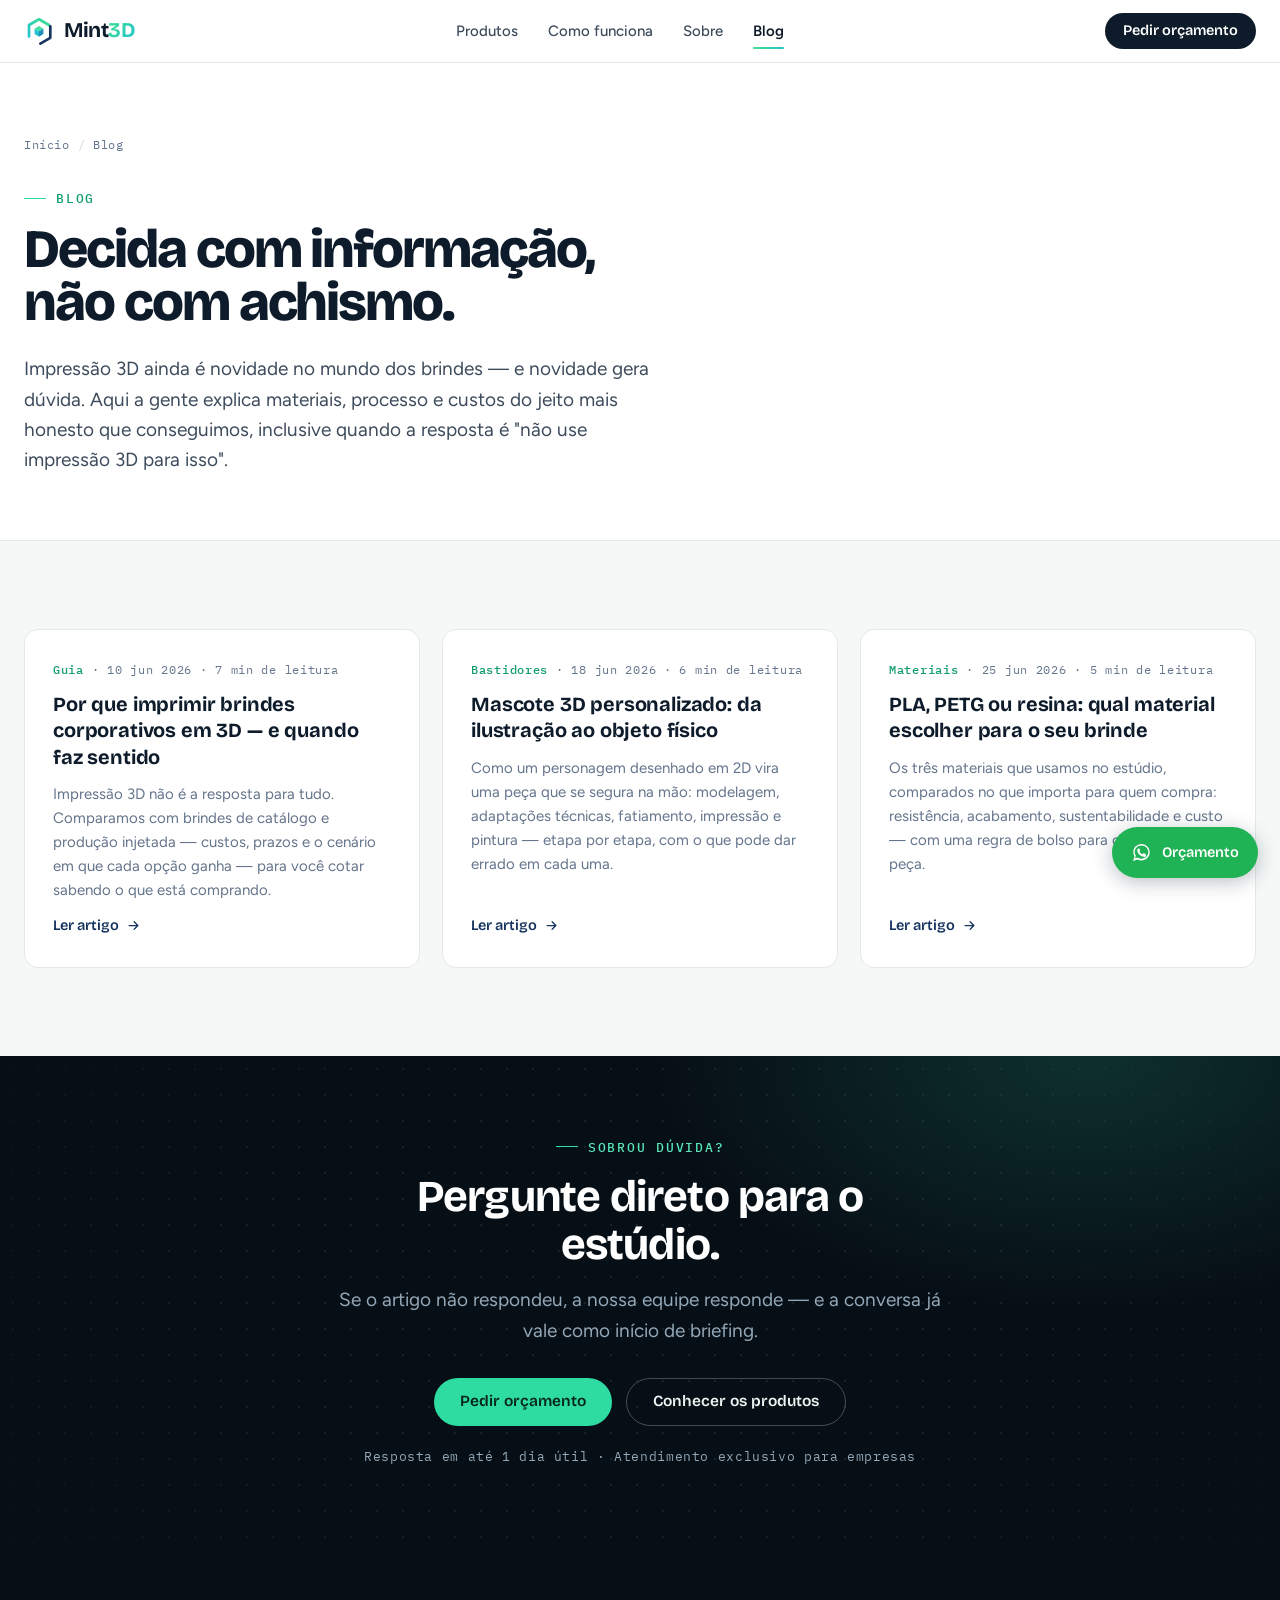
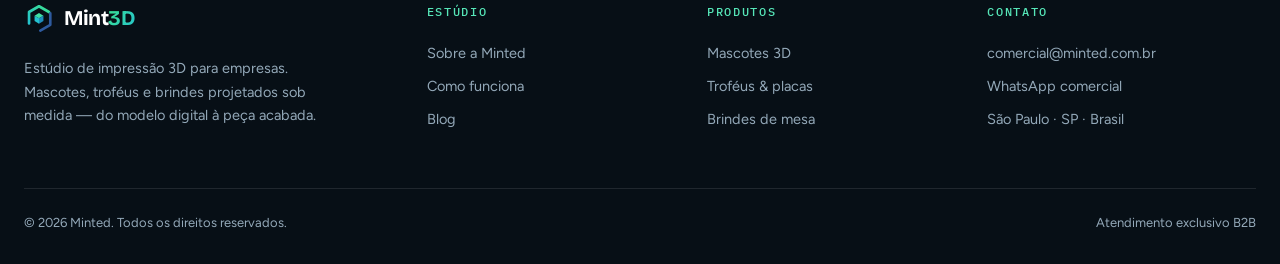
<file: blog/index.html>
<!DOCTYPE html>
<html lang="pt-BR">
<head>
<meta charset="UTF-8" />
<meta name="viewport" content="width=device-width, initial-scale=1" />
<title>Blog Minted — guias sobre impressão 3D e brindes corporativos</title>
<meta name="description" content="Guias práticos sobre impressão 3D aplicada a brindes corporativos: materiais, processo de produção de mascotes 3D e comparações honestas de custo. Conteúdo para quem decide compras B2B." />
<link rel="canonical" href="https://www.minted.com.br/blog/" />
<meta name="robots" content="index, follow" />

<meta property="og:type" content="website" />
<meta property="og:site_name" content="Minted" />
<meta property="og:title" content="Blog Minted — impressão 3D e brindes corporativos" />
<meta property="og:description" content="Guias práticos para decidir com informação: materiais, processo e custos da impressão 3D para empresas." />
<meta property="og:url" content="https://www.minted.com.br/blog/" />
<meta property="og:image" content="https://www.minted.com.br/logo.png" />
<meta property="og:locale" content="pt_BR" />

<link rel="icon" type="image/svg+xml" href="../favicon.svg" />
<link rel="preconnect" href="https://fonts.googleapis.com" />
<link rel="preconnect" href="https://fonts.gstatic.com" crossorigin />
<link href="https://fonts.googleapis.com/css2?family=Bricolage+Grotesque:opsz,wght@12..96,500;600;700;800&family=Figtree:ital,wght@0,400;0,500;0,600;0,700;1,400&family=IBM+Plex+Mono:wght@400;500&display=swap" rel="stylesheet" />
<link rel="stylesheet" href="../styles.css" />

<script type="application/ld+json">
{
  "@context": "https://schema.org",
  "@type": "Blog",
  "name": "Blog Minted",
  "url": "https://www.minted.com.br/blog/",
  "description": "Guias práticos sobre impressão 3D aplicada a brindes corporativos.",
  "inLanguage": "pt-BR",
  "publisher": { "@type": "Organization", "name": "Minted", "logo": { "@type": "ImageObject", "url": "https://www.minted.com.br/logo.png" } }
}
</script>
<script type="application/ld+json">
{
  "@context": "https://schema.org",
  "@type": "BreadcrumbList",
  "itemListElement": [
    { "@type": "ListItem", "position": 1, "name": "Início", "item": "https://www.minted.com.br/" },
    { "@type": "ListItem", "position": 2, "name": "Blog", "item": "https://www.minted.com.br/blog/" }
  ]
}
</script>
</head>
<body>

<header class="header" id="header">
  <div class="container header__inner">
    <a href="../index.html" class="brand" aria-label="Minted — página inicial">
      <svg class="brand__mark" viewBox="0 0 200 210" aria-hidden="true">
        <defs><linearGradient id="gnav" x1="1" y1="0" x2="0" y2="1"><stop offset="0" stop-color="#3be08f"/><stop offset="1" stop-color="#24c3cf"/></linearGradient></defs>
        <path d="M167.5 61 L100 22 L32.5 61 L32.5 139" fill="none" stroke="url(#gnav)" stroke-width="18" stroke-linecap="round" stroke-linejoin="round"/>
        <path d="M176.5 70 L176.5 148 L109 187" fill="none" stroke="#16345f" stroke-width="18" stroke-linecap="round" stroke-linejoin="round"/>
        <path d="M100 68 L130 86 L100 104 L70 86 Z" fill="#3fe0a4"/><path d="M70 86 L100 104 L100 140 L70 122 Z" fill="#24c3cf"/><path d="M100 104 L130 86 L130 122 L100 140 Z" fill="#1e8fbe"/>
      </svg>
      <span class="brand__name">Mint<span class="td">3D</span></span>
    </a>
    <nav class="nav" aria-label="Navegação principal">
      <a href="../produtos.html">Produtos</a>
      <a href="../processo.html">Como funciona</a>
      <a href="../sobre.html">Sobre</a>
      <a href="index.html" aria-current="page">Blog</a>
    </nav>
    <div class="header__cta">
      <a class="btn btn--dark btn--sm" href="../contato.html">Pedir orçamento</a>
      <button class="menu-btn" id="menuBtn" aria-label="Abrir menu" aria-expanded="false"><span></span></button>
    </div>
    <nav class="mobile-nav" aria-label="Menu">
      <a href="../produtos.html">Produtos</a>
      <a href="../processo.html">Como funciona</a>
      <a href="../sobre.html">Sobre</a>
      <a href="index.html" aria-current="page">Blog</a>
      <a class="btn btn--dark" href="../contato.html">Pedir orçamento</a>
    </nav>
  </div>
</header>

<main>

<section class="page-hero">
  <div class="container">
    <nav class="breadcrumb" aria-label="Você está em">
      <a href="../index.html">Início</a><span class="sep">/</span><span>Blog</span>
    </nav>
    <span class="spec">Blog</span>
    <h1 class="display mt-16" style="font-size:clamp(34px,4.6vw,54px);">Decida com informação,<br />não com achismo.</h1>
    <p class="lead mt-24">Impressão 3D ainda é novidade no mundo dos brindes — e novidade gera dúvida. Aqui a gente explica materiais, processo e custos do jeito mais honesto que conseguimos, inclusive quando a resposta é "não use impressão 3D para isso".</p>
  </div>
</section>

<section class="section">
  <div class="container">
    <div class="grid grid--3">

      <article class="post-card reveal">
        <span class="post-card__meta"><b>Guia</b> · 10 jun 2026 · 7 min de leitura</span>
        <h2 class="h3"><a href="brindes-corporativos-impressao-3d.html">Por que imprimir brindes corporativos em 3D — e quando faz sentido</a></h2>
        <p>Impressão 3D não é a resposta para tudo. Comparamos com brindes de catálogo e produção injetada — custos, prazos e o cenário em que cada opção ganha — para você cotar sabendo o que está comprando.</p>
        <a class="post-card__link" href="brindes-corporativos-impressao-3d.html">Ler artigo <svg viewBox="0 0 24 24" fill="none"><path d="M5 12h14M13 6l6 6-6 6" stroke="currentColor" stroke-width="2" stroke-linecap="round" stroke-linejoin="round"/></svg></a>
      </article>

      <article class="post-card reveal">
        <span class="post-card__meta"><b>Bastidores</b> · 18 jun 2026 · 6 min de leitura</span>
        <h2 class="h3"><a href="mascote-3d-da-ilustracao-ao-objeto.html">Mascote 3D personalizado: da ilustração ao objeto físico</a></h2>
        <p>Como um personagem desenhado em 2D vira uma peça que se segura na mão: modelagem, adaptações técnicas, fatiamento, impressão e pintura — etapa por etapa, com o que pode dar errado em cada uma.</p>
        <a class="post-card__link" href="mascote-3d-da-ilustracao-ao-objeto.html">Ler artigo <svg viewBox="0 0 24 24" fill="none"><path d="M5 12h14M13 6l6 6-6 6" stroke="currentColor" stroke-width="2" stroke-linecap="round" stroke-linejoin="round"/></svg></a>
      </article>

      <article class="post-card reveal">
        <span class="post-card__meta"><b>Materiais</b> · 25 jun 2026 · 5 min de leitura</span>
        <h2 class="h3"><a href="pla-petg-ou-resina-qual-material-escolher.html">PLA, PETG ou resina: qual material escolher para o seu brinde</a></h2>
        <p>Os três materiais que usamos no estúdio, comparados no que importa para quem compra: resistência, acabamento, sustentabilidade e custo — com uma regra de bolso para cada tipo de peça.</p>
        <a class="post-card__link" href="pla-petg-ou-resina-qual-material-escolher.html">Ler artigo <svg viewBox="0 0 24 24" fill="none"><path d="M5 12h14M13 6l6 6-6 6" stroke="currentColor" stroke-width="2" stroke-linecap="round" stroke-linejoin="round"/></svg></a>
      </article>

    </div>
  </div>
</section>

<section class="cta-band">
  <div class="container cta-band__inner reveal">
    <span class="spec spec--on-dark" style="justify-content:center;">Sobrou dúvida?</span>
    <h2 class="h1 mt-16">Pergunte direto para o estúdio.</h2>
    <p class="lead mt-16">Se o artigo não respondeu, a nossa equipe responde — e a conversa já vale como início de briefing.</p>
    <div class="cta-band__actions">
      <a class="btn btn--mint" href="../contato.html">Pedir orçamento</a>
      <a class="btn btn--line-dark" href="../produtos.html">Conhecer os produtos</a>
    </div>
    <p class="cta-band__note">Resposta em até 1 dia útil · Atendimento exclusivo para empresas</p>
  </div>
</section>

</main>

<footer class="footer">
  <div class="container">
    <div class="footer__grid">
      <div class="footer__about">
        <a href="../index.html" class="brand brand--on-dark" aria-label="Minted — página inicial">
          <svg class="brand__mark" viewBox="0 0 200 210" aria-hidden="true">
            <defs><linearGradient id="gfoot" x1="1" y1="0" x2="0" y2="1"><stop offset="0" stop-color="#3be08f"/><stop offset="1" stop-color="#24c3cf"/></linearGradient></defs>
            <path d="M167.5 61 L100 22 L32.5 61 L32.5 139" fill="none" stroke="url(#gfoot)" stroke-width="18" stroke-linecap="round" stroke-linejoin="round"/>
            <path d="M176.5 70 L176.5 148 L109 187" fill="none" stroke="#2e5a9e" stroke-width="18" stroke-linecap="round" stroke-linejoin="round"/>
            <path d="M100 68 L130 86 L100 104 L70 86 Z" fill="#3fe0a4"/><path d="M70 86 L100 104 L100 140 L70 122 Z" fill="#24c3cf"/><path d="M100 104 L130 86 L130 122 L100 140 Z" fill="#1e8fbe"/>
          </svg>
          <span class="brand__name">Mint<span class="td">3D</span></span>
        </a>
        <p>Estúdio de impressão 3D para empresas. Mascotes, troféus e brindes projetados sob medida — do modelo digital à peça acabada.</p>
      </div>
      <div>
        <h4>Estúdio</h4>
        <nav aria-label="Links do estúdio">
          <a href="../sobre.html">Sobre a Minted</a>
          <a href="../processo.html">Como funciona</a>
          <a href="index.html">Blog</a>
        </nav>
      </div>
      <div>
        <h4>Produtos</h4>
        <nav aria-label="Links de produtos">
          <a href="../produtos.html#mascotes">Mascotes 3D</a>
          <a href="../produtos.html#trofeus">Troféus &amp; placas</a>
          <a href="../produtos.html#mesa">Brindes de mesa</a>
        </nav>
      </div>
      <div>
        <h4>Contato</h4>
        <address>
          <a href="mailto:comercial@minted.com.br">comercial@minted.com.br</a>
          <a href="https://wa.me/5500000000000" target="_blank" rel="noopener">WhatsApp comercial</a>
          <span>São Paulo · SP · Brasil</span>
        </address>
      </div>
    </div>
    <div class="footer__bottom">
      <span>© 2026 Minted. Todos os direitos reservados.</span>
      <span>Atendimento exclusivo B2B</span>
    </div>
  </div>
</footer>

<a class="wa-float" href="https://wa.me/5500000000000?text=Ol%C3%A1!%20Gostaria%20de%20um%20or%C3%A7amento%20de%20brindes%20corporativos%20em%20impress%C3%A3o%203D." target="_blank" rel="noopener" aria-label="Pedir orçamento pelo WhatsApp">
  <svg viewBox="0 0 32 32" fill="currentColor" aria-hidden="true"><path d="M16 3C9 3 3.5 8.5 3.5 15.4c0 2.4.7 4.7 1.9 6.7L3 29l7.1-2.3a12.7 12.7 0 005.9 1.5c7 0 12.5-5.5 12.5-12.4C28.5 8.5 23 3 16 3zm0 22.5c-1.9 0-3.7-.5-5.3-1.5l-.4-.2-4.2 1.4 1.4-4.1-.3-.4a10 10 0 01-1.6-5.3C5.6 9.9 10.2 5.4 16 5.4s10.4 4.5 10.4 10c0 5.6-4.6 10.1-10.4 10.1zm5.7-7.5c-.3-.2-1.8-.9-2.1-1-.3-.1-.5-.2-.7.1s-.8 1-1 1.2c-.2.2-.4.2-.7.1-1.8-.9-3-1.6-4.2-3.6-.3-.5.3-.5.8-1.6.1-.2 0-.4 0-.6s-.7-1.7-1-2.3c-.3-.6-.5-.5-.7-.5h-.6c-.2 0-.6.1-.9.4-.3.3-1.2 1.2-1.2 2.9s1.2 3.4 1.4 3.6c.2.2 2.4 3.7 5.9 5.2 2.2.9 3 1 4.1.8.7-.1 1.8-.7 2.1-1.5.3-.7.3-1.4.2-1.5-.1-.2-.3-.2-.6-.4z"/></svg>
  <span>Orçamento</span>
</a>

<script src="../script.js"></script>
</body>
</html>
</file>
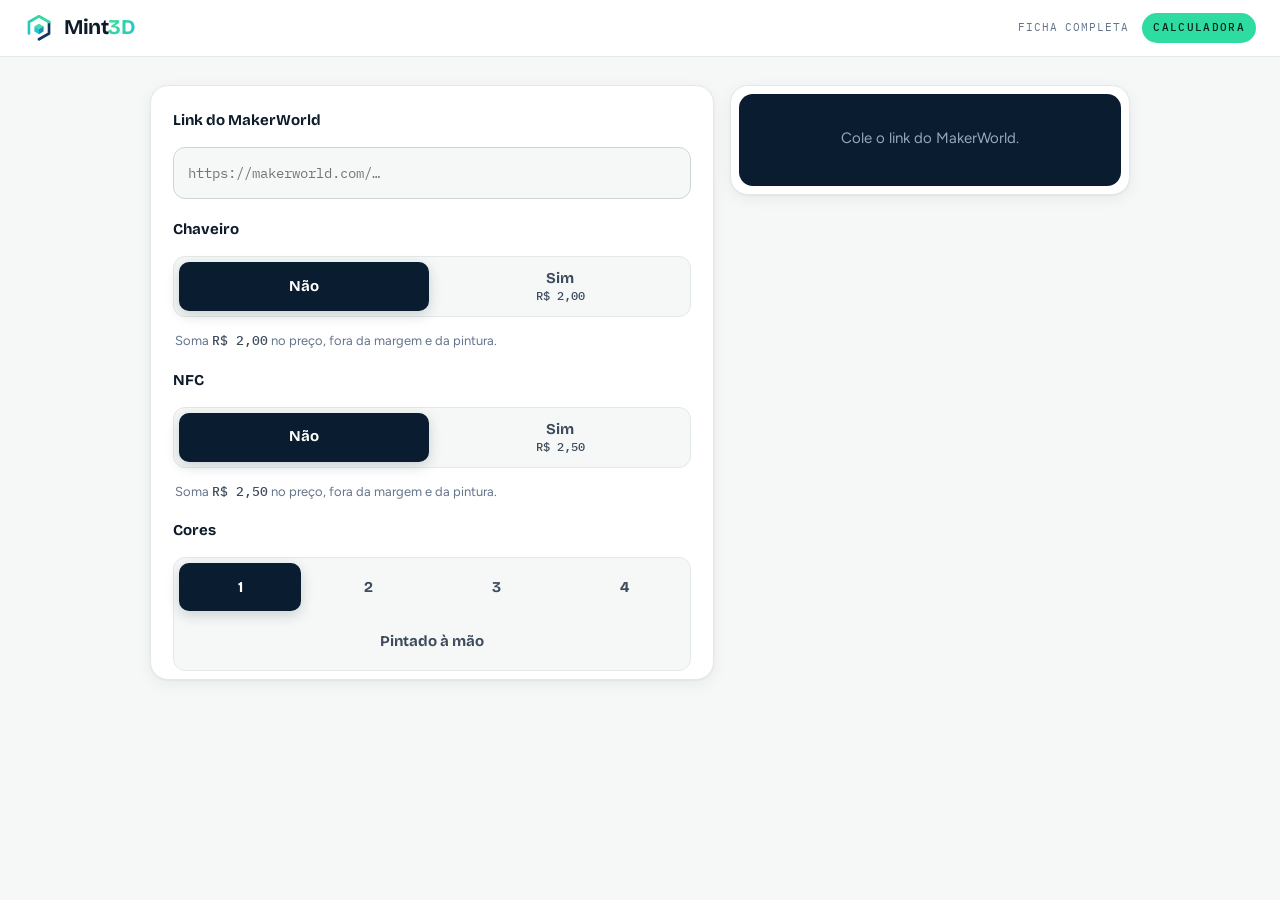
<file: calculadora/index.html>
<!DOCTYPE html>
<html lang="pt-BR">
<head>
<meta charset="UTF-8" />
<meta name="viewport" content="width=device-width, initial-scale=1, viewport-fit=cover" />
<title>Calculadora · Minted</title>
<meta name="robots" content="noindex, nofollow, noarchive, nosnippet" />
<meta name="googlebot" content="noindex, nofollow, noarchive, nosnippet" />
<link rel="icon" type="image/svg+xml" href="../favicon.svg" />
<link rel="preconnect" href="https://fonts.googleapis.com" />
<link rel="preconnect" href="https://fonts.gstatic.com" crossorigin />
<link href="https://fonts.googleapis.com/css2?family=Bricolage+Grotesque:opsz,wght@12..96,600;700;800&family=Figtree:wght@400;500;600&family=IBM+Plex+Mono:wght@500&display=swap" rel="stylesheet" />
<link rel="stylesheet" href="../styles.css" />
<style>
  body { background: var(--paper); min-height: 100vh; overflow-x: clip; }
  .calc-header__inner, .calc-header__links, .sheet, .sheet__body { min-width: 0; }
  .calc-header {
    position: sticky; top: 0; z-index: 20;
    background: rgba(255,255,255,.92);
    backdrop-filter: saturate(150%) blur(12px);
    border-bottom: 1px solid var(--line);
  }
  .calc-header__inner {
    display: flex; align-items: center; justify-content: space-between;
    height: 56px; gap: 16px;
  }
  .calc-header__links { display: flex; align-items: center; gap: 14px; }
  .calc-header__links a {
    font-family: var(--font-mono); font-size: 11px; letter-spacing: .08em;
    text-transform: uppercase; color: var(--ink-3);
  }
  .calc-header__links a:hover { color: var(--navy); }
  .link-short { display: none; }
  .badge {
    font-family: var(--font-mono); font-size: 11px; font-weight: 500;
    letter-spacing: .12em; text-transform: uppercase;
    color: var(--mint-ink); background: var(--mint);
    padding: 6px 11px; border-radius: var(--r-full);
  }
  main { padding: 28px 0 64px; }
  .calc-layout {
    display: grid;
    grid-template-columns: minmax(0, 1fr) minmax(280px, 400px);
    gap: 16px; align-items: start;
    max-width: 980px; margin-inline: auto;
  }
  .sheet {
    max-width: none; margin: 0;
    background: var(--card); border: 1px solid var(--line);
    border-radius: 18px; box-shadow: var(--shadow-1); overflow: hidden;
  }
  .sheet__body { padding: 22px 22px 8px; display: grid; gap: 18px; }
  .field label {
    display: block; margin-bottom: 8px;
    font-family: var(--font-display); font-weight: 700; font-size: 15px;
  }
  .field input[type="url"], .field input[type="text"] {
    width: 100%; min-height: 52px; padding: 12px 14px;
    border: 1.5px solid var(--line-strong); border-radius: 12px;
    background: var(--paper); color: var(--ink);
    font-family: var(--font-mono); font-size: 14px;
  }
  .field input:focus { outline: 2px solid var(--cyan); outline-offset: 2px; }
  .seg {
    display: grid; gap: 6px;
    background: var(--paper); border: 1px solid var(--line);
    border-radius: 12px; padding: 5px;
  }
  .seg--2 { grid-template-columns: repeat(2, minmax(0, 1fr)); }
  .seg--cores { grid-template-columns: repeat(4, minmax(0, 1fr)); }
  .seg--cores button:last-child { grid-column: 1 / -1; }
  .field, .seg { min-width: 0; }
  .seg button {
    min-width: 0; min-height: 48px; border: 0; border-radius: 10px; cursor: pointer;
    background: transparent; color: var(--ink-2);
    font-family: var(--font-display); font-weight: 700; font-size: 15px;
    line-height: 1.15; padding: 8px 6px; white-space: normal;
  }
  .seg-price {
    display: block; margin-top: 2px;
    font-family: var(--font-mono); font-size: 12px; font-weight: 500; letter-spacing: 0;
  }
  .seg button[aria-pressed="true"] {
    background: var(--navy-deep); color: #fff;
    box-shadow: 0 4px 14px rgba(13,27,42,.18);
  }
  .out {
    margin: 18px 8px 8px; padding: 22px 18px 26px;
    background: var(--navy-deep); color: #fff; border-radius: 14px;
    text-align: center; min-height: 92px;
    display: flex; align-items: center; justify-content: center;
  }
  .out.is-price {
    font-family: var(--font-display); font-weight: 800;
    font-size: clamp(28px, 6vw, 40px); letter-spacing: -0.03em; line-height: 1.1;
  }
  .out.is-wait {
    font-family: var(--font-body); font-size: 15px; color: var(--on-dark-muted);
  }
  .hint {
    margin: 8px 2px 0;
    font-size: 13px; color: var(--ink-3); line-height: 1.35;
    overflow-wrap: anywhere;
  }
  .hint b { font-family: var(--font-mono); font-weight: 500; color: var(--ink-2); }
  .out-note {
    margin: 0 18px 8px; text-align: center;
    font-size: 13px; color: var(--ink-3); line-height: 1.4;
  }
  .dre-card {
    background: var(--card); border: 1px solid var(--line);
    border-radius: 18px; box-shadow: var(--shadow-1); overflow: hidden;
  }
  .dre-card .out { margin: 8px; }
  .dre {
    margin: 0 8px 8px; padding: 4px 14px 12px;
    border-top: 1px solid var(--line);
  }
  .dre__kicker {
    margin: 12px 0 2px;
    font-family: var(--font-mono); font-size: 11px; letter-spacing: .14em;
    text-transform: uppercase; color: var(--mint-ink);
  }
  .dre__meta {
    margin: 0 0 8px; font-size: 13px; color: var(--ink-3); line-height: 1.4;
  }
  .dre__rows { list-style: none; margin: 0; padding: 0; }
  .dre__rows li {
    display: flex; justify-content: space-between; gap: 12px;
    padding: 8px 0; border-bottom: 1px solid var(--line);
    font-size: 14px; color: var(--ink-2);
  }
  .dre__rows b {
    font-family: var(--font-mono); font-weight: 500; font-size: 13px; color: var(--ink);
    white-space: nowrap;
  }
  .dre__rows li.is-total { font-weight: 700; color: var(--ink); }
  .dre__rows li.is-lucro b { color: var(--mint-ink); }
  .dre__rows li.is-price {
    border-bottom: 0; padding-top: 12px;
    font-family: var(--font-display); font-weight: 800; font-size: 16px; color: var(--navy);
  }
  @media (max-width: 860px) {
    .calc-layout { grid-template-columns: minmax(0, 1fr); }
  }
  @media (max-width: 640px) {
    .badge { display: none; }
    .link-long { display: none; }
    .link-short { display: inline; }
    .sheet__body { padding: 18px 16px 6px; grid-template-columns: minmax(0, 1fr); }
    .seg--cores { grid-template-columns: repeat(2, minmax(0, 1fr)); }
    .calc-header__links a { font-size: 10px; letter-spacing: .04em; }
    .seg--2 button { font-size: 14px; }
  }
</style>
</head>
<body>
<header class="calc-header">
  <div class="container calc-header__inner">
    <a href="../index.html" class="brand" aria-label="Minted — página inicial">
      <svg class="brand__mark" viewBox="0 0 200 210" aria-hidden="true">
        <defs><linearGradient id="gnav" x1="1" y1="0" x2="0" y2="1"><stop offset="0" stop-color="#3be08f"/><stop offset="1" stop-color="#24c3cf"/></linearGradient></defs>
        <path d="M168 61 L168 139 L100 178" fill="none" stroke="#16345f" stroke-width="18" stroke-linecap="round" stroke-linejoin="round"/>
        <path d="M168 61 L100 22 L32 61 L32 139" fill="none" stroke="url(#gnav)" stroke-width="18" stroke-linecap="round" stroke-linejoin="round"/>
        <path d="M100 72 L131 90 L100 108 L69 90 Z" fill="#3fe0a4"/><path d="M69 90 L100 108 L100 144 L69 126 Z" fill="#24c3cf"/><path d="M100 108 L131 90 L131 126 L100 144 Z" fill="#1e8fbe"/>
      </svg>
      <span class="brand__name">Mint<span class="td">3D</span></span>
    </a>
    <div class="calc-header__links">
      <a href="../admin/"><span class="link-long">Ficha completa</span><span class="link-short">Ficha</span></a>
      <span class="badge">Calculadora</span>
    </div>
  </div>
</header>

<main>
  <div class="container">
    <div class="calc-layout">
    <form class="sheet" id="form" autocomplete="off">
      <div class="sheet__body">
        <div class="field">
          <label for="link">Link do MakerWorld</label>
          <input id="link" type="url" inputmode="url" placeholder="https://makerworld.com/…" spellcheck="false" />
        </div>

        <div class="field">
          <label id="labChaveiro">Chaveiro</label>
          <div class="seg seg--2" role="group" aria-labelledby="labChaveiro">
            <button type="button" data-chaveiro="nao" aria-pressed="true">Não</button>
            <button type="button" data-chaveiro="sim" aria-pressed="false">Sim<span class="seg-price">R$ 2,00</span></button>
          </div>
          <p class="hint">Soma <b>R$ 2,00</b> no preço, fora da margem e da pintura.</p>
        </div>

        <div class="field">
          <label id="labNfc">NFC</label>
          <div class="seg seg--2" role="group" aria-labelledby="labNfc">
            <button type="button" data-nfc="nao" aria-pressed="true">Não</button>
            <button type="button" data-nfc="sim" aria-pressed="false">Sim<span class="seg-price">R$ 2,50</span></button>
          </div>
          <p class="hint">Soma <b>R$ 2,50</b> no preço, fora da margem e da pintura.</p>
        </div>

        <div class="field">
          <label id="labCores">Cores</label>
          <div class="seg seg--cores" role="group" aria-labelledby="labCores">
            <button type="button" data-cores="1" aria-pressed="true">1</button>
            <button type="button" data-cores="2" aria-pressed="false">2</button>
            <button type="button" data-cores="3" aria-pressed="false">3</button>
            <button type="button" data-cores="4" aria-pressed="false">4</button>
            <button type="button" data-cores="pintado" aria-pressed="false">Pintado à mão</button>
          </div>
        </div>
      </div>
    </form>
    <aside class="dre-card" aria-live="polite">
      <p class="out is-wait" id="out">Cole o link do MakerWorld.</p>
      <p class="out-note" id="outNote" hidden></p>
      <div class="dre" id="dre" hidden></div>
    </aside>
    </div>
  </div>
</main>

<script src="mw-worker.js"></script>
<script>
(function () {
  const DEPRECIATION_PER_H = 1;
  const ENERGY_PER_H = 1;
  const CALIBRATION_H = 20 / 60;
  const ERROR = 0.15;
  const RING_COST = 1;
  const RING_PRICE = 2;
  const NFC_COST = 2;
  const NFC_PRICE = 2.5;
  const FILAMENT_KG_DEFAULT = 100;
  const MARGIN = 0.70;
  const PAINT = 1.30;

  // Kobra X, Clearance Castle (Tom's Hardware), mesmos ajustes dos dois lados:
  // 776 trocas, 35 s da faca até a purga, 150 g de purga + 42 g de torre,
  // 13 h 10 min no total. O tempo de modelo fica em ~5,62 h.
  // Cada cor além da primeira sai nesse ritmo: ~46 trocas por hora de modelo.
  const SWAP_S = 35;
  const WASTE_G = (150 + 42) / 776;
  const CASTLE_TOTAL_H = 13 + 10 / 60;
  const CASTLE_MODEL_H = CASTLE_TOTAL_H - (776 * SWAP_S / 3600);
  const SWAPS_PER_H_PER_EXTRA = 776 / 3 / CASTLE_MODEL_H;

  const $ = (id) => document.getElementById(id);
  const link = $('link');
  const out = $('out');
  let chaveiro = false;
  let nfc = false;
  let cores = '1';
  let model = null;
  let mwKey = '';
  let timer = null;

  const money = (n) => n.toLocaleString('pt-BR', { style: 'currency', currency: 'BRL' });

  function kgPrice() {
    try {
      const saved = localStorage.getItem('minted.calc.precoKg');
      if (saved) {
        let s = saved.trim().replace(/\s/g, '').replace(/R\$/gi, '');
        if (s.includes(',')) s = s.replace(/\./g, '').replace(',', '.');
        const n = parseFloat(s);
        if (Number.isFinite(n) && n > 0) return n;
      }
    } catch (_) {}
    return FILAMENT_KG_DEFAULT;
  }

  function fmtHours(h) {
    const totalMin = Math.round(h * 60);
    const hh = Math.floor(totalMin / 60);
    const mm = totalMin % 60;
    if (hh && mm) return hh + ' h ' + mm + ' min';
    if (hh) return hh + ' h';
    return mm + ' min';
  }

  function row(label, value, cls) {
    return '<li' + (cls ? ' class="' + cls + '"' : '') + '><span>' + label + '</span><b>' + value + '</b></li>';
  }

  function priceOf(job) {
    const baseH = job.seconds / 3600;
    const painted = cores === 'pintado';
    const nCores = painted ? 1 : Number(cores);
    const swaps = (nCores - 1) * SWAPS_PER_H_PER_EXTRA * baseH;
    const machineH = baseH + (swaps * SWAP_S / 3600) + CALIBRATION_H;
    const grams = job.grams + swaps * WASTE_G;
    const kg = kgPrice();
    const fil = (grams / 1000) * kg;
    const dep = DEPRECIATION_PER_H * machineH;
    const energy = ENERGY_PER_H * machineH;
    const printRaw = fil + dep + energy;
    const erro = printRaw * ERROR;
    const printCost = printRaw + erro;
    let printPrice = printCost * (1 + MARGIN);
    const paintExtra = painted ? printPrice * (PAINT - 1) : 0;
    if (painted) printPrice += paintExtra;
    const ringPrice = chaveiro ? RING_PRICE : 0;
    const nfcPrice = nfc ? NFC_PRICE : 0;
    const price = printPrice + ringPrice + nfcPrice;
    const cost = printCost + (chaveiro ? RING_COST : 0) + (nfc ? NFC_COST : 0);
    return {
      kg, grams, machineH, fil, dep, energy, erro, printCost,
      printPrice, paintExtra, ringPrice, nfcPrice, price, cost, painted, nCores
    };
  }

  function showWait(text) {
    out.className = 'out is-wait';
    out.textContent = text;
    $('outNote').hidden = true;
    $('dre').hidden = true;
  }

  function showPrice(d) {
    out.className = 'out is-price';
    out.textContent = 'PREÇO: ' + money(d.price);
    const bits = [];
    if (chaveiro) bits.push('chaveiro ' + money(RING_PRICE));
    if (nfc) bits.push('NFC ' + money(NFC_PRICE));
    const note = $('outNote');
    note.hidden = bits.length === 0;
    note.textContent = bits.length ? 'Inclui ' + bits.join(' e ') + '.' : '';
    const margem = d.printCost * MARGIN;
    const lines = [
      row('Filamento · ' + d.kg.toLocaleString('pt-BR') + ' R$/kg', money(d.fil)),
      row('Depreciação · R$ 1/h', money(d.dep)),
      row('Energia · R$ 1/h', money(d.energy)),
      row('Folga de erro 15%', money(d.erro)),
      row('Custo', money(d.printCost), 'is-total'),
      row('Margem 70%', money(margem), 'is-lucro')
    ];
    if (d.paintExtra) lines.push(row('Pintura à mão', money(d.paintExtra)));
    if (d.ringPrice) lines.push(row('Chaveiro · depois da margem', money(d.ringPrice)));
    if (d.nfcPrice) lines.push(row('NFC · depois da margem', money(d.nfcPrice)));
    lines.push(row('Preço', money(d.price), 'is-price'));
    lines.push(row('Lucro', money(d.price - d.cost), 'is-lucro'));
    const dre = $('dre');
    dre.hidden = false;
    dre.innerHTML = '<p class="dre__kicker">DRE da peça</p>'
      + '<p class="dre__meta">' + fmtHours(d.machineH) + ' de máquina, com 20 min de calibragem · '
      + (Math.round(d.grams * 10) / 10).toLocaleString('pt-BR') + ' g'
      + (d.nCores > 1 ? ' · ' + d.nCores + ' cores' : '')
      + (d.painted ? ' · pintado à mão' : '')
      + '</p><ul class="dre__rows">' + lines.join('') + '</ul>';
  }

  function render() {
    if (!model) return;
    if (!(model.seconds > 0) && !(model.grams > 0)) {
      showWait('Esse perfil não traz tempo nem peso.');
      return;
    }
    showPrice(priceOf(model));
  }

  function press(attr, value) {
    document.querySelectorAll('[' + attr + ']').forEach((b) => {
      b.setAttribute('aria-pressed', b.getAttribute(attr) === value ? 'true' : 'false');
    });
  }

  document.querySelectorAll('[data-chaveiro]').forEach((b) => b.addEventListener('click', () => {
    chaveiro = b.dataset.chaveiro === 'sim';
    press('data-chaveiro', b.dataset.chaveiro);
    render();
  }));
  document.querySelectorAll('[data-nfc]').forEach((b) => b.addEventListener('click', () => {
    nfc = b.dataset.nfc === 'sim';
    press('data-nfc', b.dataset.nfc);
    render();
  }));
  document.querySelectorAll('[data-cores]').forEach((b) => b.addEventListener('click', () => {
    cores = b.dataset.cores;
    press('data-cores', b.dataset.cores);
    render();
  }));

  function parseLink(raw) {
    const m = String(raw || '').match(/makerworld\.com\/(?:[a-z]{2}(?:-[a-z]{2})?\/)?models\/(\d+)[^#\s]*(?:#profileId-(\d+))?/i);
    return m ? { id: m[1], profile: m[2] || '' } : null;
  }

  function compact(d) {
    if (!d || !Array.isArray(d.instances) || !d.instances.length) return null;
    return {
      id: d.id,
      defaultInstanceId: d.defaultInstanceId,
      instances: d.instances.map((i) => ({
        id: i.id,
        profileId: i.profileId,
        prediction: Number(i.prediction) || 0,
        weight: Number(i.weight) || 0
      }))
    };
  }

  function tryFetch(url, parse, ms) {
    const ctl = new AbortController();
    const t = setTimeout(() => ctl.abort(), ms);
    return fetch(url, { cache: 'no-store', signal: ctl.signal })
      .then((res) => { if (!res.ok) throw new Error('http ' + res.status); return res.json(); })
      .then((d) => { const c = parse(d); if (!c) throw new Error('sem dados'); return c; })
      .finally(() => clearTimeout(t));
  }

  async function lookup(ref) {
    const worker = (window.MW_WORKER ? String(window.MW_WORKER).replace(/\/+$/, '') : '');
    const api = 'https://makerworld.com/api/v1/design-service/design/' + ref.id;
    const own = (d) => (d && d.ok && d.instances && d.instances.length ? compact(d) : null);
    const wrapped = (d) => compact(d && typeof d.contents === 'string' ? JSON.parse(d.contents) : d);
    const tries = [
      worker ? tryFetch(worker + '/?id=' + encodeURIComponent(ref.id), own, 12000) : Promise.reject(new Error('sem worker')),
      tryFetch('/api/makerworld?id=' + encodeURIComponent(ref.id), own, 12000),
      tryFetch('https://api.allorigins.win/get?url=' + encodeURIComponent(api), wrapped, 15000)
    ];
    return Promise.any(tries);
  }

  function pick(data, profile) {
    const list = data.instances || [];
    return list.find((i) => String(i.id) === profile || String(i.profileId) === profile)
      || list.find((i) => String(i.id) === String(data.defaultInstanceId))
      || list[0]
      || null;
  }

  async function readLink() {
    const ref = parseLink(link.value);
    if (!ref) {
      mwKey = '';
      model = null;
      showWait(link.value.trim() ? 'Cole um link do MakerWorld.' : 'Cole o link do MakerWorld.');
      return;
    }
    const key = ref.id + '#' + ref.profile;
    if (key === mwKey && model) { render(); return; }
    mwKey = key;
    model = null;
    showWait('Lendo o MakerWorld…');
    try {
      const data = await lookup(ref);
      if (mwKey !== key) return;
      const inst = pick(data, ref.profile);
      if (!inst) {
        showWait('Modelo sem perfil de impressão.');
        return;
      }
      model = { seconds: inst.prediction, grams: inst.weight };
      render();
    } catch (_) {
      if (mwKey !== key) return;
      mwKey = '';
      showWait('Não consegui ler esse link.');
    }
  }

  link.addEventListener('input', () => {
    clearTimeout(timer);
    timer = setTimeout(readLink, 400);
  });
  link.addEventListener('paste', () => {
    clearTimeout(timer);
    timer = setTimeout(readLink, 40);
  });
  $('form').addEventListener('submit', (e) => e.preventDefault());
})();
</script>
</body>
</html>
</file>
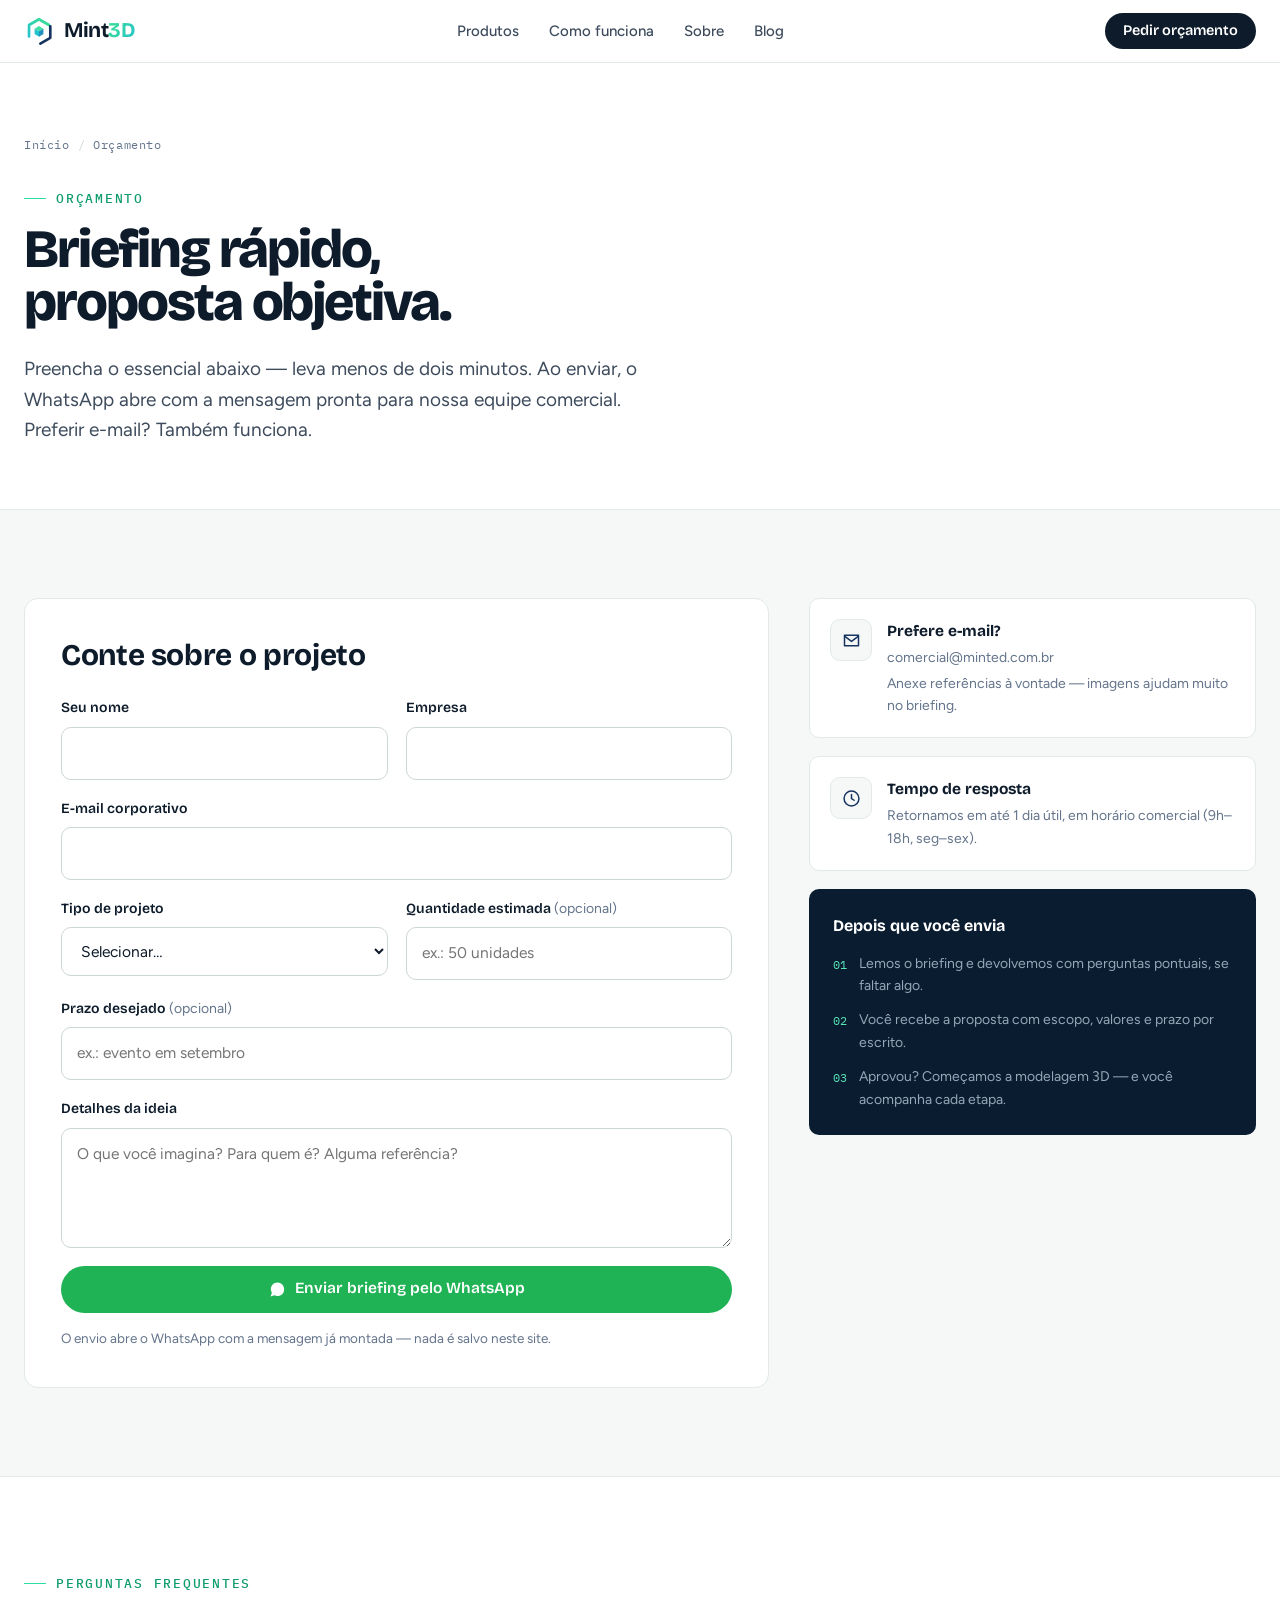
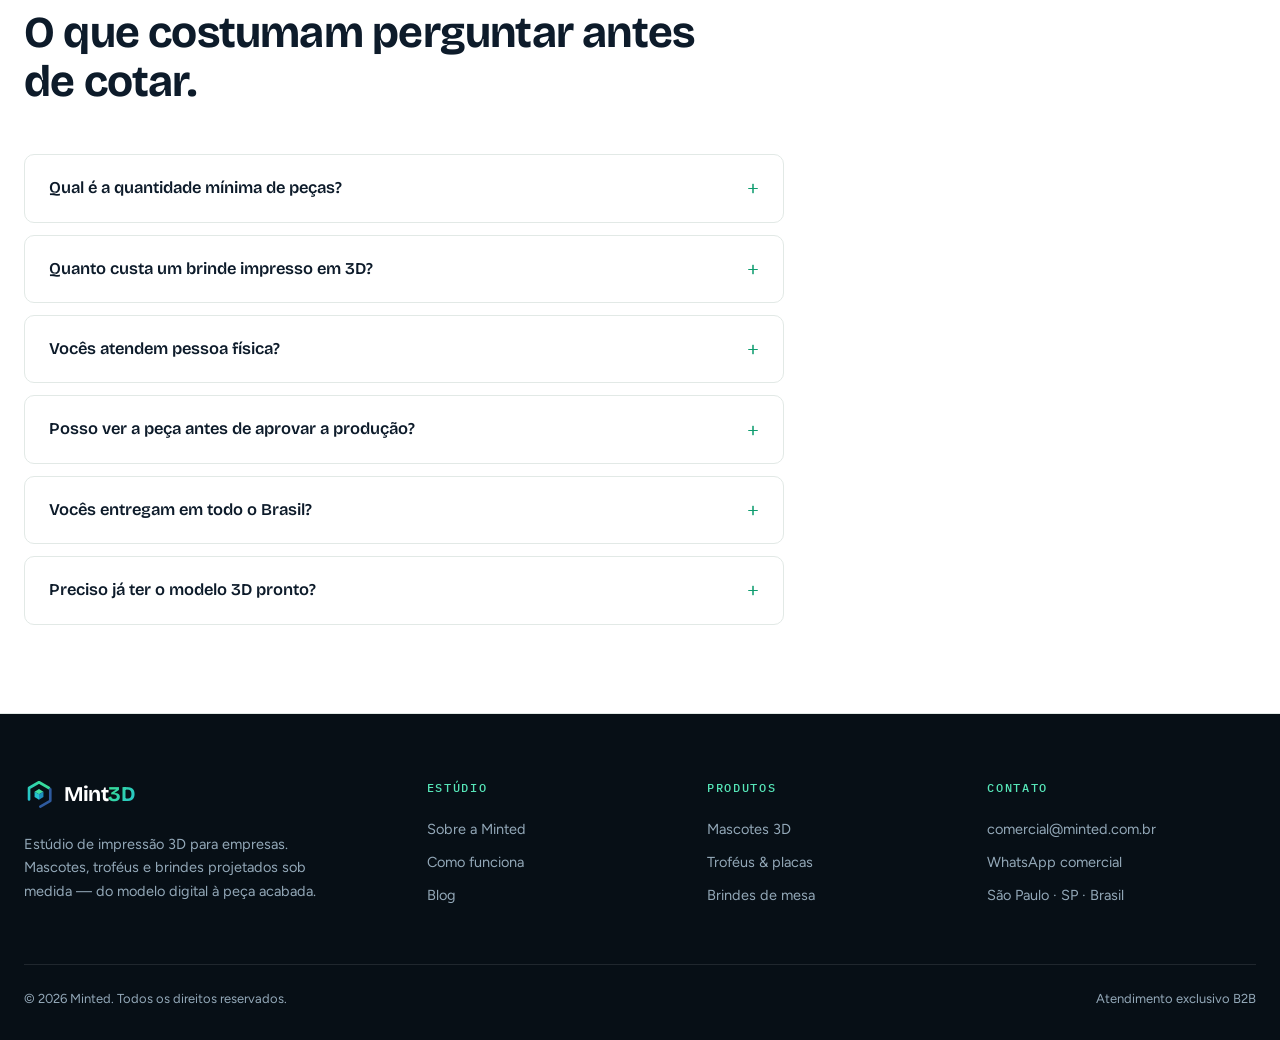
<file: contato.html>
<!DOCTYPE html>
<html lang="pt-BR">
<head>
<meta charset="UTF-8" />
<meta name="viewport" content="width=device-width, initial-scale=1" />
<title>Peça um orçamento de brindes em impressão 3D | Minted</title>
<meta name="description" content="Solicite um orçamento de mascotes 3D, troféus ou brindes corporativos personalizados. Preencha o briefing rápido e receba a proposta pelo WhatsApp — resposta em até 1 dia útil." />
<link rel="canonical" href="https://www.minted.com.br/contato.html" />
<meta name="robots" content="index, follow" />

<meta property="og:type" content="website" />
<meta property="og:site_name" content="Minted" />
<meta property="og:title" content="Peça um orçamento | Minted" />
<meta property="og:description" content="Briefing rápido, proposta objetiva. Brindes corporativos em impressão 3D para a sua empresa." />
<meta property="og:url" content="https://www.minted.com.br/contato.html" />
<meta property="og:image" content="https://www.minted.com.br/logo.png" />
<meta property="og:locale" content="pt_BR" />

<link rel="icon" type="image/svg+xml" href="favicon.svg" />
<link rel="preconnect" href="https://fonts.googleapis.com" />
<link rel="preconnect" href="https://fonts.gstatic.com" crossorigin />
<link href="https://fonts.googleapis.com/css2?family=Bricolage+Grotesque:opsz,wght@12..96,500;600;700;800&family=Figtree:ital,wght@0,400;0,500;0,600;0,700;1,400&family=IBM+Plex+Mono:wght@400;500&display=swap" rel="stylesheet" />
<link rel="stylesheet" href="styles.css" />

<script type="application/ld+json">
{
  "@context": "https://schema.org",
  "@type": "BreadcrumbList",
  "itemListElement": [
    { "@type": "ListItem", "position": 1, "name": "Início", "item": "https://www.minted.com.br/" },
    { "@type": "ListItem", "position": 2, "name": "Orçamento", "item": "https://www.minted.com.br/contato.html" }
  ]
}
</script>
<script type="application/ld+json">
{
  "@context": "https://schema.org",
  "@type": "FAQPage",
  "mainEntity": [
    {
      "@type": "Question",
      "name": "Qual é a quantidade mínima de peças?",
      "acceptedAnswer": { "@type": "Answer", "text": "Trabalhamos com tiragens a partir de 10 unidades na maioria das linhas — e troféus podem ser peça única. Como não há molde, o custo não depende de milhares de unidades iguais." }
    },
    {
      "@type": "Question",
      "name": "Quanto custa um brinde impresso em 3D?",
      "acceptedAnswer": { "@type": "Answer", "text": "O valor depende de tamanho, material, acabamento e quantidade. Por isso o orçamento parte de um briefing rápido: com essas informações, enviamos uma proposta fechada com valores e prazo, sem compromisso." }
    },
    {
      "@type": "Question",
      "name": "Vocês atendem pessoa física?",
      "acceptedAnswer": { "@type": "Answer", "text": "Não. A Minted atende exclusivamente empresas (B2B), com emissão de nota fiscal e contrato de produção." }
    },
    {
      "@type": "Question",
      "name": "Posso ver a peça antes de aprovar a produção?",
      "acceptedAnswer": { "@type": "Answer", "text": "Sim — essa é a base do nosso processo. Você aprova um render realista do modelo 3D e, para lotes maiores, pode receber uma peça-piloto física antes de liberar a produção." }
    },
    {
      "@type": "Question",
      "name": "Vocês entregam em todo o Brasil?",
      "acceptedAnswer": { "@type": "Answer", "text": "Sim. O frete é calculado na proposta e o envio pode ser único, para a sede da empresa, ou fracionado por endereço." }
    },
    {
      "@type": "Question",
      "name": "Preciso já ter o modelo 3D pronto?",
      "acceptedAnswer": { "@type": "Answer", "text": "Não. A modelagem faz parte do serviço: partimos do seu logo, mascote ou referência visual e criamos o modelo digital para a sua aprovação. Se você já tiver um arquivo 3D, também trabalhamos a partir dele." }
    }
  ]
}
</script>

<style>
  .contact-grid { display: grid; grid-template-columns: 1.25fr .75fr; gap: 40px; align-items: start; }
  .contact-form-card { background: var(--card); border: 1px solid var(--line); border-radius: var(--r-lg); padding: 38px 36px; }
  .contact-aside { display: grid; gap: 18px; }
  .channel {
    display: flex; gap: 15px; align-items: flex-start;
    background: var(--card); border: 1px solid var(--line); border-radius: var(--r-md);
    padding: 20px;
  }
  .channel .ic {
    width: 42px; height: 42px; border-radius: var(--r-md); flex: none;
    background: var(--paper); border: 1px solid var(--line);
    display: grid; place-items: center; color: var(--navy);
  }
  .channel .ic svg { width: 21px; height: 21px; }
  .channel b { font-family: var(--font-display); font-size: 15.5px; display: block; }
  .channel p, .channel a.link { font-size: 14px; color: var(--ink-3); margin-top: 3px; display: block; }
  .channel a.link:hover { color: var(--navy); text-decoration: underline; }
  .next-steps { background: var(--navy-deep); color: var(--on-dark); border-radius: var(--r-md); padding: 24px; }
  .next-steps h3 { color: #fff; font-size: 16px; }
  .next-steps ol { list-style: none; margin-top: 14px; display: grid; gap: 12px; counter-reset: ns; }
  .next-steps li { display: flex; gap: 12px; font-size: 14px; color: var(--on-dark-muted); counter-increment: ns; }
  .next-steps li::before {
    content: "0" counter(ns);
    font-family: var(--font-mono); font-size: 12px; color: #56e6b8; flex: none; margin-top: 2px;
  }
  .form-ok {
    margin-top: 18px; padding: 15px 18px; border-radius: var(--r-md);
    background: #e7faf2; border: 1px solid #b4ecd6; color: #0b5e42; font-size: 14.5px;
  }
  @media (max-width: 900px) {
    .contact-grid { grid-template-columns: 1fr; }
    .contact-form-card { padding: 28px 22px; }
  }
</style>
</head>
<body>

<header class="header" id="header">
  <div class="container header__inner">
    <a href="index.html" class="brand" aria-label="Minted — página inicial">
      <svg class="brand__mark" viewBox="0 0 200 210" aria-hidden="true">
        <defs><linearGradient id="gnav" x1="1" y1="0" x2="0" y2="1"><stop offset="0" stop-color="#3be08f"/><stop offset="1" stop-color="#24c3cf"/></linearGradient></defs>
        <path d="M167.5 61 L100 22 L32.5 61 L32.5 139" fill="none" stroke="url(#gnav)" stroke-width="18" stroke-linecap="round" stroke-linejoin="round"/>
        <path d="M176.5 70 L176.5 148 L109 187" fill="none" stroke="#16345f" stroke-width="18" stroke-linecap="round" stroke-linejoin="round"/>
        <path d="M100 68 L130 86 L100 104 L70 86 Z" fill="#3fe0a4"/><path d="M70 86 L100 104 L100 140 L70 122 Z" fill="#24c3cf"/><path d="M100 104 L130 86 L130 122 L100 140 Z" fill="#1e8fbe"/>
      </svg>
      <span class="brand__name">Mint<span class="td">3D</span></span>
    </a>
    <nav class="nav" aria-label="Navegação principal">
      <a href="produtos.html">Produtos</a>
      <a href="processo.html">Como funciona</a>
      <a href="sobre.html">Sobre</a>
      <a href="blog/index.html">Blog</a>
    </nav>
    <div class="header__cta">
      <a class="btn btn--dark btn--sm" href="contato.html" aria-current="page">Pedir orçamento</a>
      <button class="menu-btn" id="menuBtn" aria-label="Abrir menu" aria-expanded="false"><span></span></button>
    </div>
    <nav class="mobile-nav" aria-label="Menu">
      <a href="produtos.html">Produtos</a>
      <a href="processo.html">Como funciona</a>
      <a href="sobre.html">Sobre</a>
      <a href="blog/index.html">Blog</a>
      <a class="btn btn--dark" href="contato.html">Pedir orçamento</a>
    </nav>
  </div>
</header>

<main>

<section class="page-hero">
  <div class="container">
    <nav class="breadcrumb" aria-label="Você está em">
      <a href="index.html">Início</a><span class="sep">/</span><span>Orçamento</span>
    </nav>
    <span class="spec">Orçamento</span>
    <h1 class="display mt-16" style="font-size:clamp(34px,4.6vw,54px);">Briefing rápido,<br />proposta objetiva.</h1>
    <p class="lead mt-24">Preencha o essencial abaixo — leva menos de dois minutos. Ao enviar, o WhatsApp abre com a mensagem pronta para nossa equipe comercial. Preferir e-mail? Também funciona.</p>
  </div>
</section>

<section class="section">
  <div class="container contact-grid">

    <div class="contact-form-card reveal">
      <h2 class="h2">Conte sobre o projeto</h2>
      <form id="quoteForm" class="form-grid mt-24" novalidate>
        <div class="field">
          <label for="fNome">Seu nome</label>
          <input type="text" id="fNome" name="nome" autocomplete="name" required />
        </div>
        <div class="field">
          <label for="fEmpresa">Empresa</label>
          <input type="text" id="fEmpresa" name="empresa" autocomplete="organization" required />
        </div>
        <div class="field field--full">
          <label for="fEmail">E-mail corporativo</label>
          <input type="email" id="fEmail" name="email" autocomplete="email" required />
        </div>
        <div class="field">
          <label for="fTipo">Tipo de projeto</label>
          <select id="fTipo" name="tipo" required>
            <option value="" selected disabled>Selecionar…</option>
            <option>Mascote 3D</option>
            <option>Troféus ou placas</option>
            <option>Brindes de mesa</option>
            <option>Outro / ainda não sei</option>
          </select>
        </div>
        <div class="field">
          <label for="fQtd">Quantidade estimada <span class="opt">(opcional)</span></label>
          <input type="text" id="fQtd" name="quantidade" inputmode="numeric" placeholder="ex.: 50 unidades" />
        </div>
        <div class="field field--full">
          <label for="fPrazo">Prazo desejado <span class="opt">(opcional)</span></label>
          <input type="text" id="fPrazo" name="prazo" placeholder="ex.: evento em setembro" />
        </div>
        <div class="field field--full">
          <label for="fMsg">Detalhes da ideia</label>
          <textarea id="fMsg" name="mensagem" placeholder="O que você imagina? Para quem é? Alguma referência?" required></textarea>
        </div>
        <div class="field field--full">
          <button type="submit" class="btn btn--wa" style="width:100%;">
            <svg viewBox="0 0 32 32" fill="currentColor" aria-hidden="true"><path d="M16 3C9 3 3.5 8.5 3.5 15.4c0 2.4.7 4.7 1.9 6.7L3 29l7.1-2.3a12.7 12.7 0 005.9 1.5c7 0 12.5-5.5 12.5-12.4C28.5 8.5 23 3 16 3z"/></svg>
            Enviar briefing pelo WhatsApp
          </button>
          <p class="form-note mt-8">O envio abre o WhatsApp com a mensagem já montada — nada é salvo neste site.</p>
          <p class="form-ok" id="formOk" hidden>Briefing montado! Se o WhatsApp não abriu, verifique o bloqueador de pop-ups do navegador.</p>
        </div>
      </form>
    </div>

    <aside class="contact-aside reveal" aria-label="Outros canais de contato">
      <div class="channel">
        <span class="ic"><svg viewBox="0 0 24 24" fill="none"><path d="M4 6h16v12H4z" stroke="currentColor" stroke-width="1.7" stroke-linejoin="round"/><path d="M4 7l8 6 8-6" stroke="currentColor" stroke-width="1.7" stroke-linejoin="round"/></svg></span>
        <div>
          <b>Prefere e-mail?</b>
          <a class="link" href="mailto:comercial@minted.com.br?subject=Or%C3%A7amento%20de%20brindes%20em%20impress%C3%A3o%203D">comercial@minted.com.br</a>
          <p>Anexe referências à vontade — imagens ajudam muito no briefing.</p>
        </div>
      </div>
      <div class="channel">
        <span class="ic"><svg viewBox="0 0 24 24" fill="none"><circle cx="12" cy="12" r="8.5" stroke="currentColor" stroke-width="1.7"/><path d="M12 7.5V12l3 2" stroke="currentColor" stroke-width="1.7" stroke-linecap="round"/></svg></span>
        <div>
          <b>Tempo de resposta</b>
          <p>Retornamos em até 1 dia útil, em horário comercial (9h–18h, seg–sex).</p>
        </div>
      </div>
      <div class="next-steps">
        <h3>Depois que você envia</h3>
        <ol>
          <li>Lemos o briefing e devolvemos com perguntas pontuais, se faltar algo.</li>
          <li>Você recebe a proposta com escopo, valores e prazo por escrito.</li>
          <li>Aprovou? Começamos a modelagem 3D — e você acompanha cada etapa.</li>
        </ol>
      </div>
    </aside>

  </div>
</section>

<!-- ============================== FAQ ============================== -->
<section class="section section--white" id="faq">
  <div class="container">
    <div class="section-head reveal">
      <span class="spec">Perguntas frequentes</span>
      <h2 class="h1 mt-16">O que costumam perguntar antes de cotar.</h2>
    </div>
    <div class="faq mt-48 reveal">
      <details>
        <summary>Qual é a quantidade mínima de peças?</summary>
        <p>Trabalhamos com tiragens a partir de 10 unidades na maioria das linhas — e troféus podem ser peça única. Como não há molde, o custo não depende de milhares de unidades iguais.</p>
      </details>
      <details>
        <summary>Quanto custa um brinde impresso em 3D?</summary>
        <p>O valor depende de tamanho, material, acabamento e quantidade. Por isso o orçamento parte de um briefing rápido: com essas informações, enviamos uma proposta fechada com valores e prazo, sem compromisso.</p>
      </details>
      <details>
        <summary>Vocês atendem pessoa física?</summary>
        <p>Não. A Minted atende exclusivamente empresas (B2B), com emissão de nota fiscal e contrato de produção.</p>
      </details>
      <details>
        <summary>Posso ver a peça antes de aprovar a produção?</summary>
        <p>Sim — essa é a base do nosso processo. Você aprova um render realista do modelo 3D e, para lotes maiores, pode receber uma peça-piloto física antes de liberar a produção.</p>
      </details>
      <details>
        <summary>Vocês entregam em todo o Brasil?</summary>
        <p>Sim. O frete é calculado na proposta e o envio pode ser único, para a sede da empresa, ou fracionado por endereço.</p>
      </details>
      <details>
        <summary>Preciso já ter o modelo 3D pronto?</summary>
        <p>Não. A modelagem faz parte do serviço: partimos do seu logo, mascote ou referência visual e criamos o modelo digital para a sua aprovação. Se você já tiver um arquivo 3D, também trabalhamos a partir dele.</p>
      </details>
    </div>
  </div>
</section>

</main>

<footer class="footer">
  <div class="container">
    <div class="footer__grid">
      <div class="footer__about">
        <a href="index.html" class="brand brand--on-dark" aria-label="Minted — página inicial">
          <svg class="brand__mark" viewBox="0 0 200 210" aria-hidden="true">
            <defs><linearGradient id="gfoot" x1="1" y1="0" x2="0" y2="1"><stop offset="0" stop-color="#3be08f"/><stop offset="1" stop-color="#24c3cf"/></linearGradient></defs>
            <path d="M167.5 61 L100 22 L32.5 61 L32.5 139" fill="none" stroke="url(#gfoot)" stroke-width="18" stroke-linecap="round" stroke-linejoin="round"/>
            <path d="M176.5 70 L176.5 148 L109 187" fill="none" stroke="#2e5a9e" stroke-width="18" stroke-linecap="round" stroke-linejoin="round"/>
            <path d="M100 68 L130 86 L100 104 L70 86 Z" fill="#3fe0a4"/><path d="M70 86 L100 104 L100 140 L70 122 Z" fill="#24c3cf"/><path d="M100 104 L130 86 L130 122 L100 140 Z" fill="#1e8fbe"/>
          </svg>
          <span class="brand__name">Mint<span class="td">3D</span></span>
        </a>
        <p>Estúdio de impressão 3D para empresas. Mascotes, troféus e brindes projetados sob medida — do modelo digital à peça acabada.</p>
      </div>
      <div>
        <h4>Estúdio</h4>
        <nav aria-label="Links do estúdio">
          <a href="sobre.html">Sobre a Minted</a>
          <a href="processo.html">Como funciona</a>
          <a href="blog/index.html">Blog</a>
        </nav>
      </div>
      <div>
        <h4>Produtos</h4>
        <nav aria-label="Links de produtos">
          <a href="produtos.html#mascotes">Mascotes 3D</a>
          <a href="produtos.html#trofeus">Troféus &amp; placas</a>
          <a href="produtos.html#mesa">Brindes de mesa</a>
        </nav>
      </div>
      <div>
        <h4>Contato</h4>
        <address>
          <a href="mailto:comercial@minted.com.br">comercial@minted.com.br</a>
          <a href="https://wa.me/5500000000000" target="_blank" rel="noopener">WhatsApp comercial</a>
          <span>São Paulo · SP · Brasil</span>
        </address>
      </div>
    </div>
    <div class="footer__bottom">
      <span>© 2026 Minted. Todos os direitos reservados.</span>
      <span>Atendimento exclusivo B2B</span>
    </div>
  </div>
</footer>

<script src="script.js"></script>
</body>
</html>
</file>
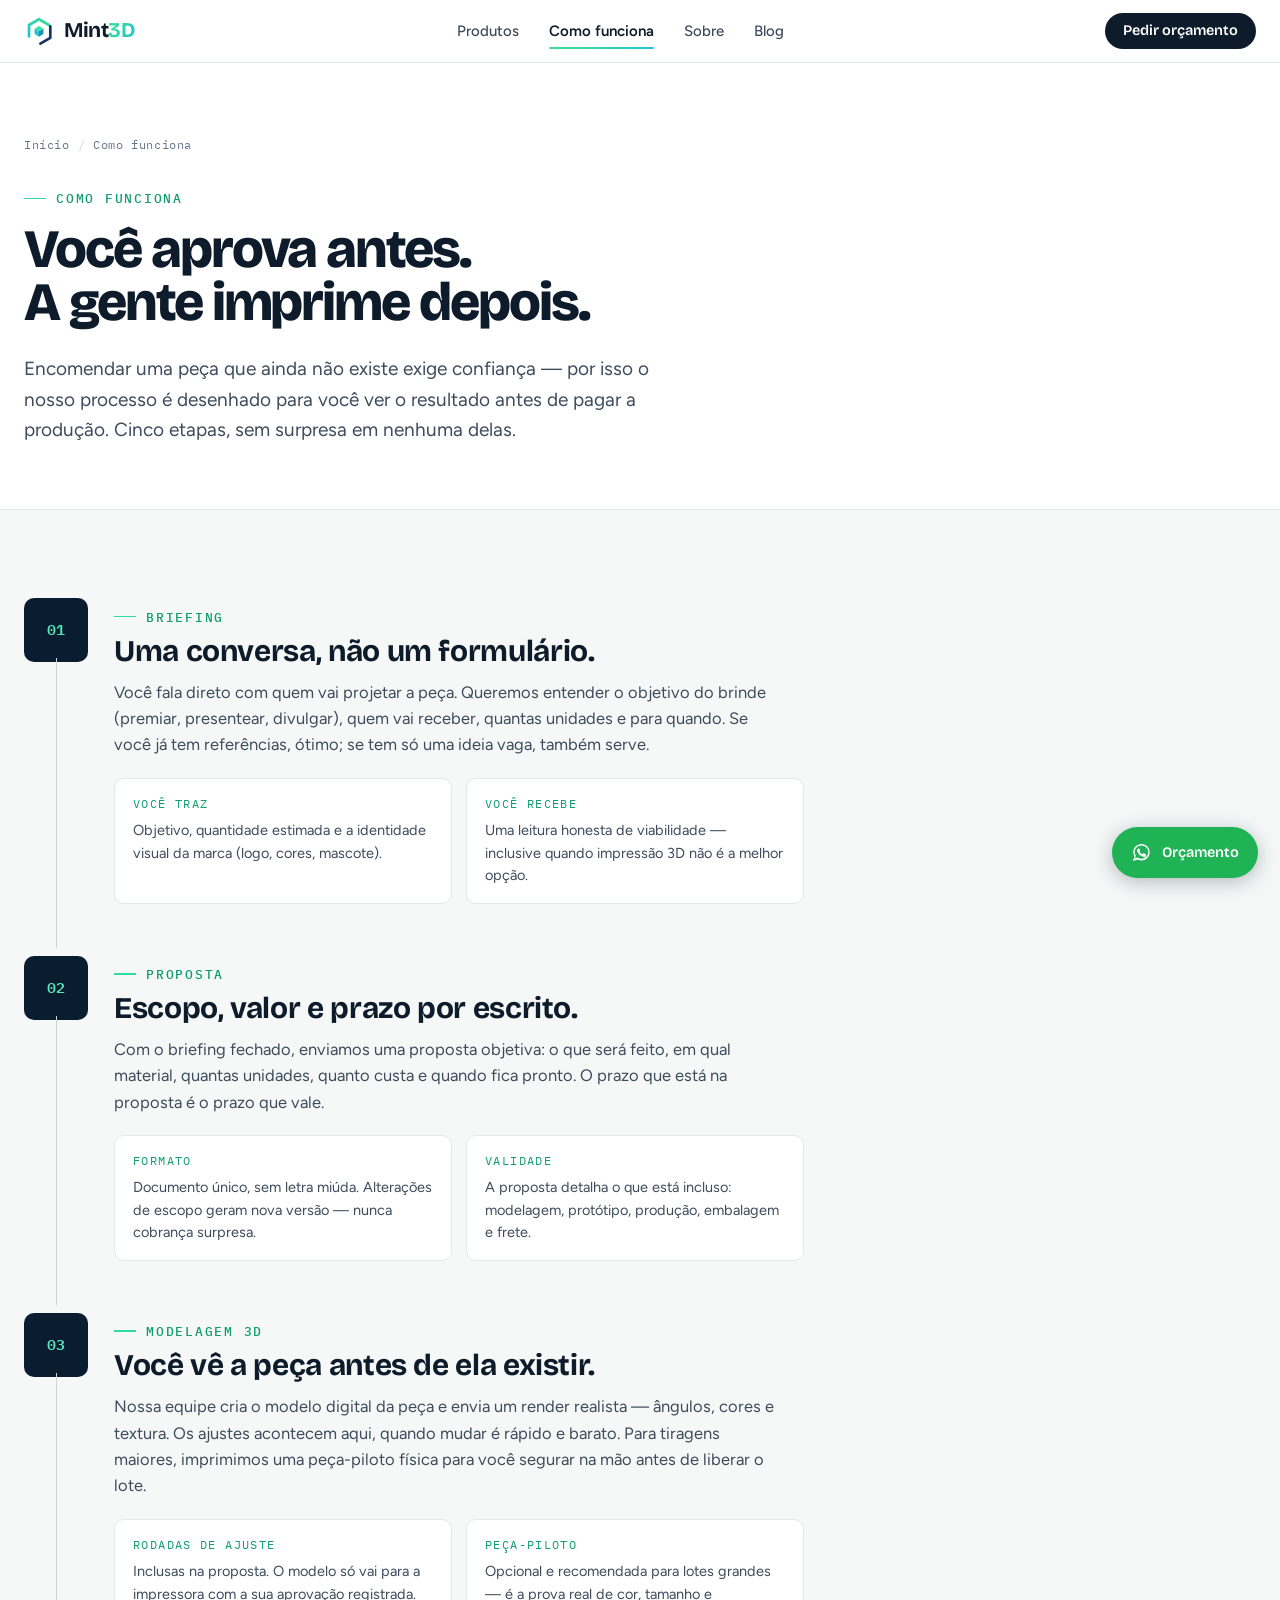
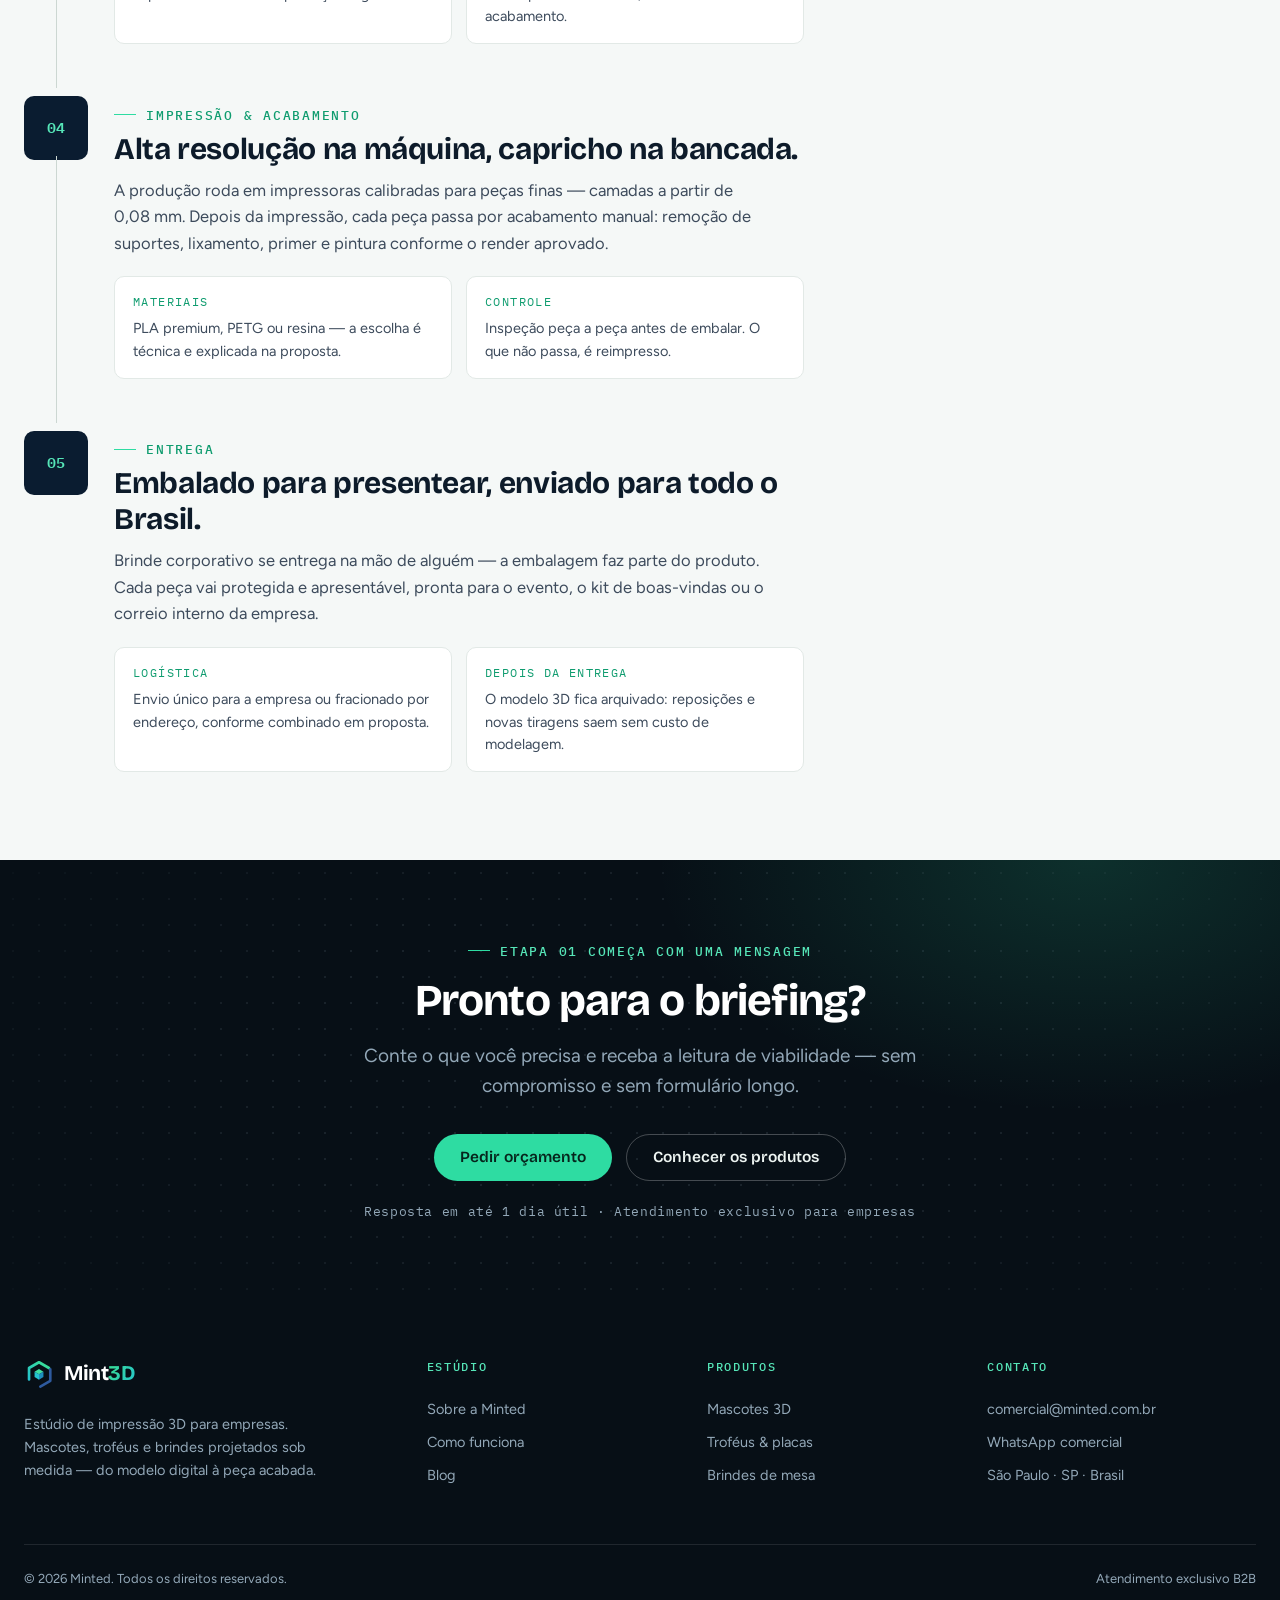
<file: processo.html>
<!DOCTYPE html>
<html lang="pt-BR">
<head>
<meta charset="UTF-8" />
<meta name="viewport" content="width=device-width, initial-scale=1" />
<title>Como funciona: do briefing à entrega do brinde em 3D | Minted</title>
<meta name="description" content="Entenda o processo da Minted em 5 etapas: briefing, proposta, modelagem 3D com aprovação de render, impressão com acabamento à mão e entrega. Transparência do início ao fim." />
<link rel="canonical" href="https://www.minted.com.br/processo.html" />
<meta name="robots" content="index, follow" />

<meta property="og:type" content="website" />
<meta property="og:site_name" content="Minted" />
<meta property="og:title" content="Como funciona: do briefing à entrega | Minted" />
<meta property="og:description" content="O processo da Minted em 5 etapas, com aprovação de render e peça-piloto antes da produção." />
<meta property="og:url" content="https://www.minted.com.br/processo.html" />
<meta property="og:image" content="https://www.minted.com.br/logo.png" />
<meta property="og:locale" content="pt_BR" />

<link rel="icon" type="image/svg+xml" href="favicon.svg" />
<link rel="preconnect" href="https://fonts.googleapis.com" />
<link rel="preconnect" href="https://fonts.gstatic.com" crossorigin />
<link href="https://fonts.googleapis.com/css2?family=Bricolage+Grotesque:opsz,wght@12..96,500;600;700;800&family=Figtree:ital,wght@0,400;0,500;0,600;0,700;1,400&family=IBM+Plex+Mono:wght@400;500&display=swap" rel="stylesheet" />
<link rel="stylesheet" href="styles.css" />

<script type="application/ld+json">
{
  "@context": "https://schema.org",
  "@type": "BreadcrumbList",
  "itemListElement": [
    { "@type": "ListItem", "position": 1, "name": "Início", "item": "https://www.minted.com.br/" },
    { "@type": "ListItem", "position": 2, "name": "Como funciona", "item": "https://www.minted.com.br/processo.html" }
  ]
}
</script>
<script type="application/ld+json">
{
  "@context": "https://schema.org",
  "@type": "HowTo",
  "name": "Como encomendar brindes corporativos em impressão 3D com a Minted",
  "description": "Processo em 5 etapas: briefing, proposta, modelagem 3D, impressão com acabamento e entrega.",
  "step": [
    { "@type": "HowToStep", "position": 1, "name": "Briefing", "text": "Conversa sobre objetivo, público, quantidade, prazo e orçamento disponível." },
    { "@type": "HowToStep", "position": 2, "name": "Proposta", "text": "Documento com escopo, valores, prazo de produção e condições — sem letra miúda." },
    { "@type": "HowToStep", "position": 3, "name": "Modelagem 3D", "text": "Criação do modelo digital e envio de render realista para aprovação; peça-piloto física opcional." },
    { "@type": "HowToStep", "position": 4, "name": "Impressão e acabamento", "text": "Produção em alta resolução com lixamento, pintura e montagem à mão, peça a peça." },
    { "@type": "HowToStep", "position": 5, "name": "Entrega", "text": "Embalagem individual e envio para todo o Brasil no prazo definido em proposta." }
  ]
}
</script>

<style>
  /* linha do tempo desta página */
  .timeline { max-width: 780px; display: grid; gap: 0; }
  .tl-step { display: grid; grid-template-columns: 64px 1fr; gap: 26px; position: relative; padding-bottom: 52px; }
  .tl-step:last-child { padding-bottom: 0; }
  .tl-step::before {
    content: ""; position: absolute; left: 31.5px; top: 60px; bottom: 8px;
    width: 1.5px; background: var(--line-strong);
  }
  .tl-step:last-child::before { display: none; }
  .tl-badge {
    width: 64px; height: 64px; border-radius: var(--r-md);
    background: var(--navy-deep); color: #56e6b8;
    display: grid; place-items: center;
    font-family: var(--font-mono); font-size: 15px; font-weight: 600;
  }
  .tl-body .h2 { margin-top: 6px; }
  .tl-body > p { color: var(--ink-2); margin-top: 10px; max-width: 60ch; }
  .tl-facts { display: grid; grid-template-columns: 1fr 1fr; gap: 14px; margin-top: 20px; }
  .tl-fact {
    background: var(--card); border: 1px solid var(--line); border-radius: var(--r-md);
    padding: 16px 18px;
  }
  .tl-fact .k { font-family: var(--font-mono); font-size: 11.5px; letter-spacing: .12em; text-transform: uppercase; color: var(--mint-deep); }
  .tl-fact .v { font-size: 14.5px; color: var(--ink-2); margin-top: 6px; line-height: 1.55; }
  @media (max-width: 640px) {
    .tl-step { grid-template-columns: 46px 1fr; gap: 16px; }
    .tl-badge { width: 46px; height: 46px; font-size: 13px; }
    .tl-step::before { left: 22.5px; top: 52px; }
    .tl-facts { grid-template-columns: 1fr; }
  }
</style>
</head>
<body>

<header class="header" id="header">
  <div class="container header__inner">
    <a href="index.html" class="brand" aria-label="Minted — página inicial">
      <svg class="brand__mark" viewBox="0 0 200 210" aria-hidden="true">
        <defs><linearGradient id="gnav" x1="1" y1="0" x2="0" y2="1"><stop offset="0" stop-color="#3be08f"/><stop offset="1" stop-color="#24c3cf"/></linearGradient></defs>
        <path d="M167.5 61 L100 22 L32.5 61 L32.5 139" fill="none" stroke="url(#gnav)" stroke-width="18" stroke-linecap="round" stroke-linejoin="round"/>
        <path d="M176.5 70 L176.5 148 L109 187" fill="none" stroke="#16345f" stroke-width="18" stroke-linecap="round" stroke-linejoin="round"/>
        <path d="M100 68 L130 86 L100 104 L70 86 Z" fill="#3fe0a4"/><path d="M70 86 L100 104 L100 140 L70 122 Z" fill="#24c3cf"/><path d="M100 104 L130 86 L130 122 L100 140 Z" fill="#1e8fbe"/>
      </svg>
      <span class="brand__name">Mint<span class="td">3D</span></span>
    </a>
    <nav class="nav" aria-label="Navegação principal">
      <a href="produtos.html">Produtos</a>
      <a href="processo.html" aria-current="page">Como funciona</a>
      <a href="sobre.html">Sobre</a>
      <a href="blog/index.html">Blog</a>
    </nav>
    <div class="header__cta">
      <a class="btn btn--dark btn--sm" href="contato.html">Pedir orçamento</a>
      <button class="menu-btn" id="menuBtn" aria-label="Abrir menu" aria-expanded="false"><span></span></button>
    </div>
    <nav class="mobile-nav" aria-label="Menu">
      <a href="produtos.html">Produtos</a>
      <a href="processo.html" aria-current="page">Como funciona</a>
      <a href="sobre.html">Sobre</a>
      <a href="blog/index.html">Blog</a>
      <a class="btn btn--dark" href="contato.html">Pedir orçamento</a>
    </nav>
  </div>
</header>

<main>

<section class="page-hero">
  <div class="container">
    <nav class="breadcrumb" aria-label="Você está em">
      <a href="index.html">Início</a><span class="sep">/</span><span>Como funciona</span>
    </nav>
    <span class="spec">Como funciona</span>
    <h1 class="display mt-16" style="font-size:clamp(34px,4.6vw,54px);">Você aprova antes.<br />A gente imprime depois.</h1>
    <p class="lead mt-24">Encomendar uma peça que ainda não existe exige confiança — por isso o nosso processo é desenhado para você ver o resultado antes de pagar a produção. Cinco etapas, sem surpresa em nenhuma delas.</p>
  </div>
</section>

<section class="section">
  <div class="container">
    <div class="timeline">

      <div class="tl-step reveal">
        <div class="tl-badge" aria-hidden="true">01</div>
        <div class="tl-body">
          <span class="spec">Briefing</span>
          <h2 class="h2">Uma conversa, não um formulário.</h2>
          <p>Você fala direto com quem vai projetar a peça. Queremos entender o objetivo do brinde (premiar, presentear, divulgar), quem vai receber, quantas unidades e para quando. Se você já tem referências, ótimo; se tem só uma ideia vaga, também serve.</p>
          <div class="tl-facts">
            <div class="tl-fact"><div class="k">Você traz</div><div class="v">Objetivo, quantidade estimada e a identidade visual da marca (logo, cores, mascote).</div></div>
            <div class="tl-fact"><div class="k">Você recebe</div><div class="v">Uma leitura honesta de viabilidade — inclusive quando impressão 3D não é a melhor opção.</div></div>
          </div>
        </div>
      </div>

      <div class="tl-step reveal">
        <div class="tl-badge" aria-hidden="true">02</div>
        <div class="tl-body">
          <span class="spec">Proposta</span>
          <h2 class="h2">Escopo, valor e prazo por escrito.</h2>
          <p>Com o briefing fechado, enviamos uma proposta objetiva: o que será feito, em qual material, quantas unidades, quanto custa e quando fica pronto. O prazo que está na proposta é o prazo que vale.</p>
          <div class="tl-facts">
            <div class="tl-fact"><div class="k">Formato</div><div class="v">Documento único, sem letra miúda. Alterações de escopo geram nova versão — nunca cobrança surpresa.</div></div>
            <div class="tl-fact"><div class="k">Validade</div><div class="v">A proposta detalha o que está incluso: modelagem, protótipo, produção, embalagem e frete.</div></div>
          </div>
        </div>
      </div>

      <div class="tl-step reveal">
        <div class="tl-badge" aria-hidden="true">03</div>
        <div class="tl-body">
          <span class="spec">Modelagem 3D</span>
          <h2 class="h2">Você vê a peça antes de ela existir.</h2>
          <p>Nossa equipe cria o modelo digital da peça e envia um render realista — ângulos, cores e textura. Os ajustes acontecem aqui, quando mudar é rápido e barato. Para tiragens maiores, imprimimos uma peça-piloto física para você segurar na mão antes de liberar o lote.</p>
          <div class="tl-facts">
            <div class="tl-fact"><div class="k">Rodadas de ajuste</div><div class="v">Inclusas na proposta. O modelo só vai para a impressora com a sua aprovação registrada.</div></div>
            <div class="tl-fact"><div class="k">Peça-piloto</div><div class="v">Opcional e recomendada para lotes grandes — é a prova real de cor, tamanho e acabamento.</div></div>
          </div>
        </div>
      </div>

      <div class="tl-step reveal">
        <div class="tl-badge" aria-hidden="true">04</div>
        <div class="tl-body">
          <span class="spec">Impressão &amp; acabamento</span>
          <h2 class="h2">Alta resolução na máquina, capricho na bancada.</h2>
          <p>A produção roda em impressoras calibradas para peças finas — camadas a partir de 0,08&nbsp;mm. Depois da impressão, cada peça passa por acabamento manual: remoção de suportes, lixamento, primer e pintura conforme o render aprovado.</p>
          <div class="tl-facts">
            <div class="tl-fact"><div class="k">Materiais</div><div class="v">PLA premium, PETG ou resina — a escolha é técnica e explicada na proposta.</div></div>
            <div class="tl-fact"><div class="k">Controle</div><div class="v">Inspeção peça a peça antes de embalar. O que não passa, é reimpresso.</div></div>
          </div>
        </div>
      </div>

      <div class="tl-step reveal">
        <div class="tl-badge" aria-hidden="true">05</div>
        <div class="tl-body">
          <span class="spec">Entrega</span>
          <h2 class="h2">Embalado para presentear, enviado para todo o Brasil.</h2>
          <p>Brinde corporativo se entrega na mão de alguém — a embalagem faz parte do produto. Cada peça vai protegida e apresentável, pronta para o evento, o kit de boas-vindas ou o correio interno da empresa.</p>
          <div class="tl-facts">
            <div class="tl-fact"><div class="k">Logística</div><div class="v">Envio único para a empresa ou fracionado por endereço, conforme combinado em proposta.</div></div>
            <div class="tl-fact"><div class="k">Depois da entrega</div><div class="v">O modelo 3D fica arquivado: reposições e novas tiragens saem sem custo de modelagem.</div></div>
          </div>
        </div>
      </div>

    </div>
  </div>
</section>

<!-- ============================ CTA BAND ============================ -->
<section class="cta-band">
  <div class="container cta-band__inner reveal">
    <span class="spec spec--on-dark" style="justify-content:center;">Etapa 01 começa com uma mensagem</span>
    <h2 class="h1 mt-16">Pronto para o briefing?</h2>
    <p class="lead mt-16">Conte o que você precisa e receba a leitura de viabilidade — sem compromisso e sem formulário longo.</p>
    <div class="cta-band__actions">
      <a class="btn btn--mint" href="contato.html">Pedir orçamento</a>
      <a class="btn btn--line-dark" href="produtos.html">Conhecer os produtos</a>
    </div>
    <p class="cta-band__note">Resposta em até 1 dia útil · Atendimento exclusivo para empresas</p>
  </div>
</section>

</main>

<footer class="footer">
  <div class="container">
    <div class="footer__grid">
      <div class="footer__about">
        <a href="index.html" class="brand brand--on-dark" aria-label="Minted — página inicial">
          <svg class="brand__mark" viewBox="0 0 200 210" aria-hidden="true">
            <defs><linearGradient id="gfoot" x1="1" y1="0" x2="0" y2="1"><stop offset="0" stop-color="#3be08f"/><stop offset="1" stop-color="#24c3cf"/></linearGradient></defs>
            <path d="M167.5 61 L100 22 L32.5 61 L32.5 139" fill="none" stroke="url(#gfoot)" stroke-width="18" stroke-linecap="round" stroke-linejoin="round"/>
            <path d="M176.5 70 L176.5 148 L109 187" fill="none" stroke="#2e5a9e" stroke-width="18" stroke-linecap="round" stroke-linejoin="round"/>
            <path d="M100 68 L130 86 L100 104 L70 86 Z" fill="#3fe0a4"/><path d="M70 86 L100 104 L100 140 L70 122 Z" fill="#24c3cf"/><path d="M100 104 L130 86 L130 122 L100 140 Z" fill="#1e8fbe"/>
          </svg>
          <span class="brand__name">Mint<span class="td">3D</span></span>
        </a>
        <p>Estúdio de impressão 3D para empresas. Mascotes, troféus e brindes projetados sob medida — do modelo digital à peça acabada.</p>
      </div>
      <div>
        <h4>Estúdio</h4>
        <nav aria-label="Links do estúdio">
          <a href="sobre.html">Sobre a Minted</a>
          <a href="processo.html">Como funciona</a>
          <a href="blog/index.html">Blog</a>
        </nav>
      </div>
      <div>
        <h4>Produtos</h4>
        <nav aria-label="Links de produtos">
          <a href="produtos.html#mascotes">Mascotes 3D</a>
          <a href="produtos.html#trofeus">Troféus &amp; placas</a>
          <a href="produtos.html#mesa">Brindes de mesa</a>
        </nav>
      </div>
      <div>
        <h4>Contato</h4>
        <address>
          <a href="mailto:comercial@minted.com.br">comercial@minted.com.br</a>
          <a href="https://wa.me/5500000000000" target="_blank" rel="noopener">WhatsApp comercial</a>
          <span>São Paulo · SP · Brasil</span>
        </address>
      </div>
    </div>
    <div class="footer__bottom">
      <span>© 2026 Minted. Todos os direitos reservados.</span>
      <span>Atendimento exclusivo B2B</span>
    </div>
  </div>
</footer>

<a class="wa-float" href="https://wa.me/5500000000000?text=Ol%C3%A1!%20Gostaria%20de%20um%20or%C3%A7amento%20de%20brindes%20corporativos%20em%20impress%C3%A3o%203D." target="_blank" rel="noopener" aria-label="Pedir orçamento pelo WhatsApp">
  <svg viewBox="0 0 32 32" fill="currentColor" aria-hidden="true"><path d="M16 3C9 3 3.5 8.5 3.5 15.4c0 2.4.7 4.7 1.9 6.7L3 29l7.1-2.3a12.7 12.7 0 005.9 1.5c7 0 12.5-5.5 12.5-12.4C28.5 8.5 23 3 16 3zm0 22.5c-1.9 0-3.7-.5-5.3-1.5l-.4-.2-4.2 1.4 1.4-4.1-.3-.4a10 10 0 01-1.6-5.3C5.6 9.9 10.2 5.4 16 5.4s10.4 4.5 10.4 10c0 5.6-4.6 10.1-10.4 10.1zm5.7-7.5c-.3-.2-1.8-.9-2.1-1-.3-.1-.5-.2-.7.1s-.8 1-1 1.2c-.2.2-.4.2-.7.1-1.8-.9-3-1.6-4.2-3.6-.3-.5.3-.5.8-1.6.1-.2 0-.4 0-.6s-.7-1.7-1-2.3c-.3-.6-.5-.5-.7-.5h-.6c-.2 0-.6.1-.9.4-.3.3-1.2 1.2-1.2 2.9s1.2 3.4 1.4 3.6c.2.2 2.4 3.7 5.9 5.2 2.2.9 3 1 4.1.8.7-.1 1.8-.7 2.1-1.5.3-.7.3-1.4.2-1.5-.1-.2-.3-.2-.6-.4z"/></svg>
  <span>Orçamento</span>
</a>

<script src="script.js"></script>
</body>
</html>
</file>
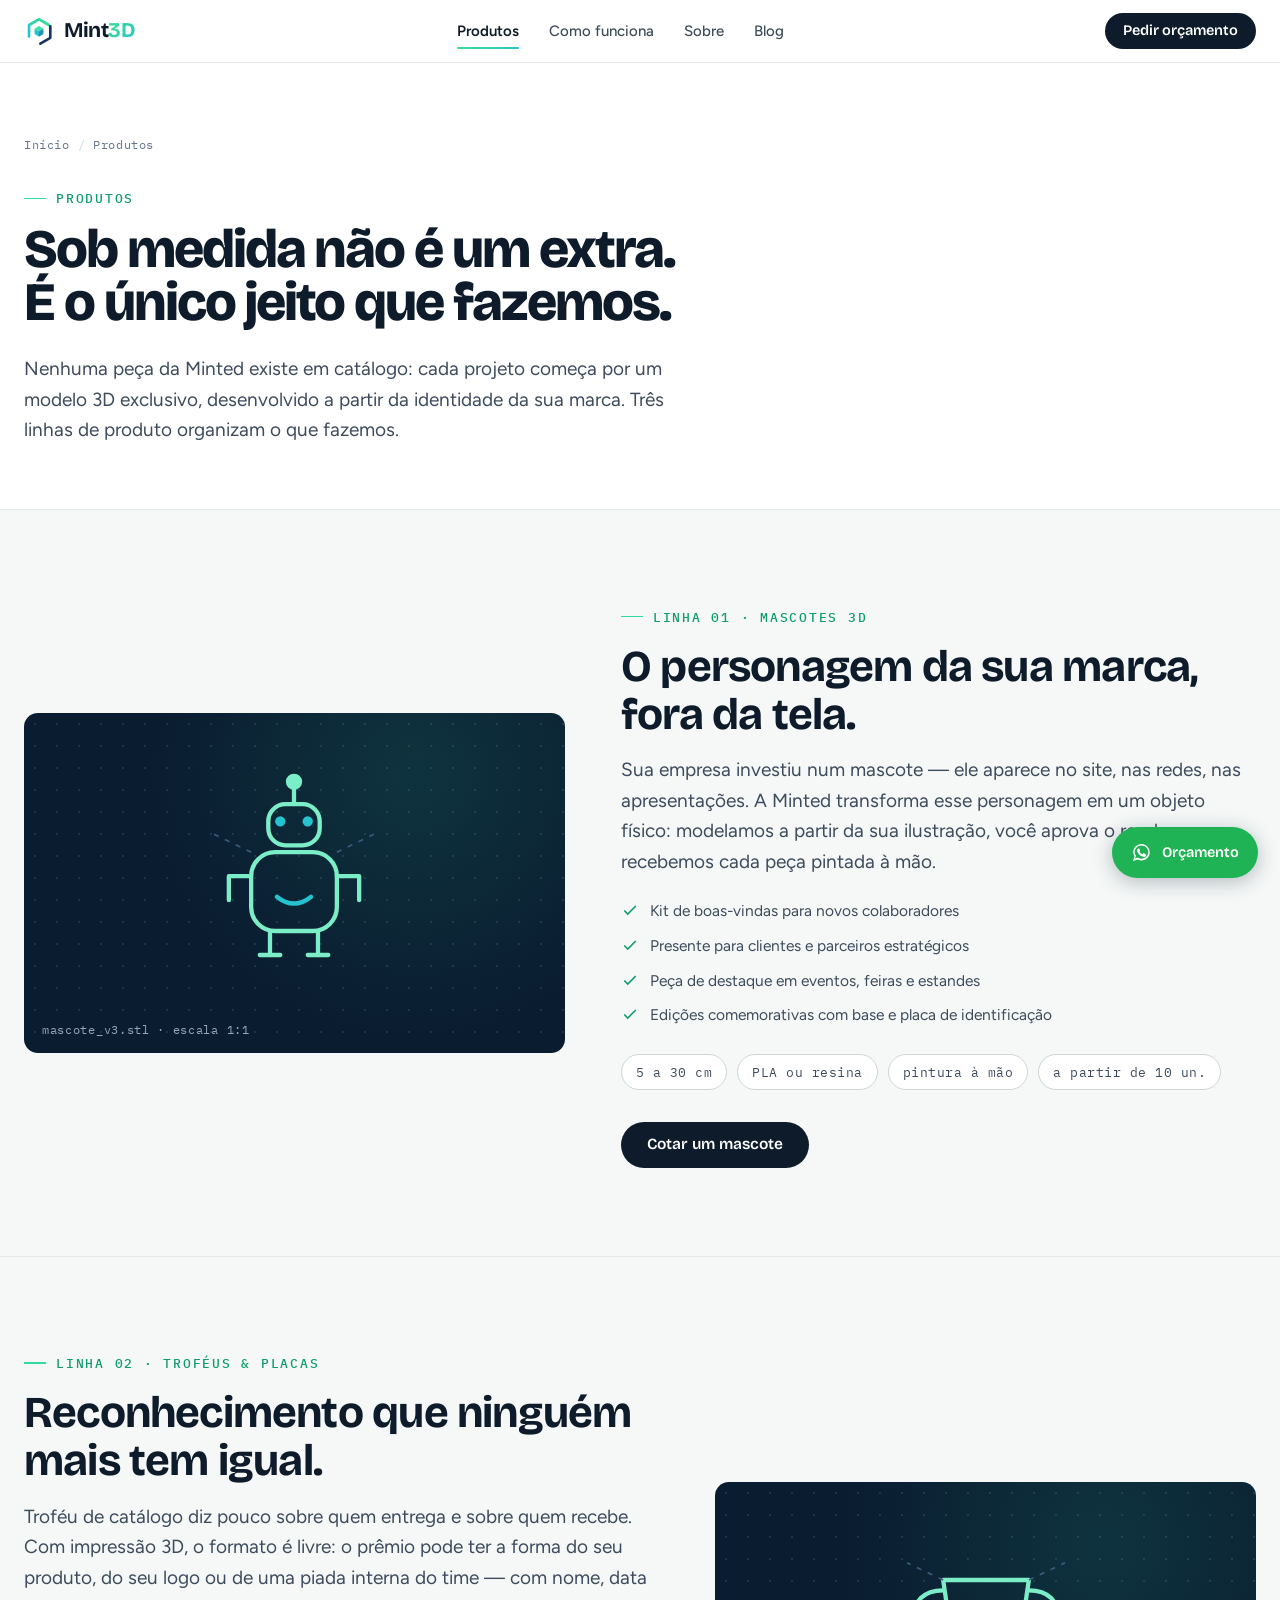
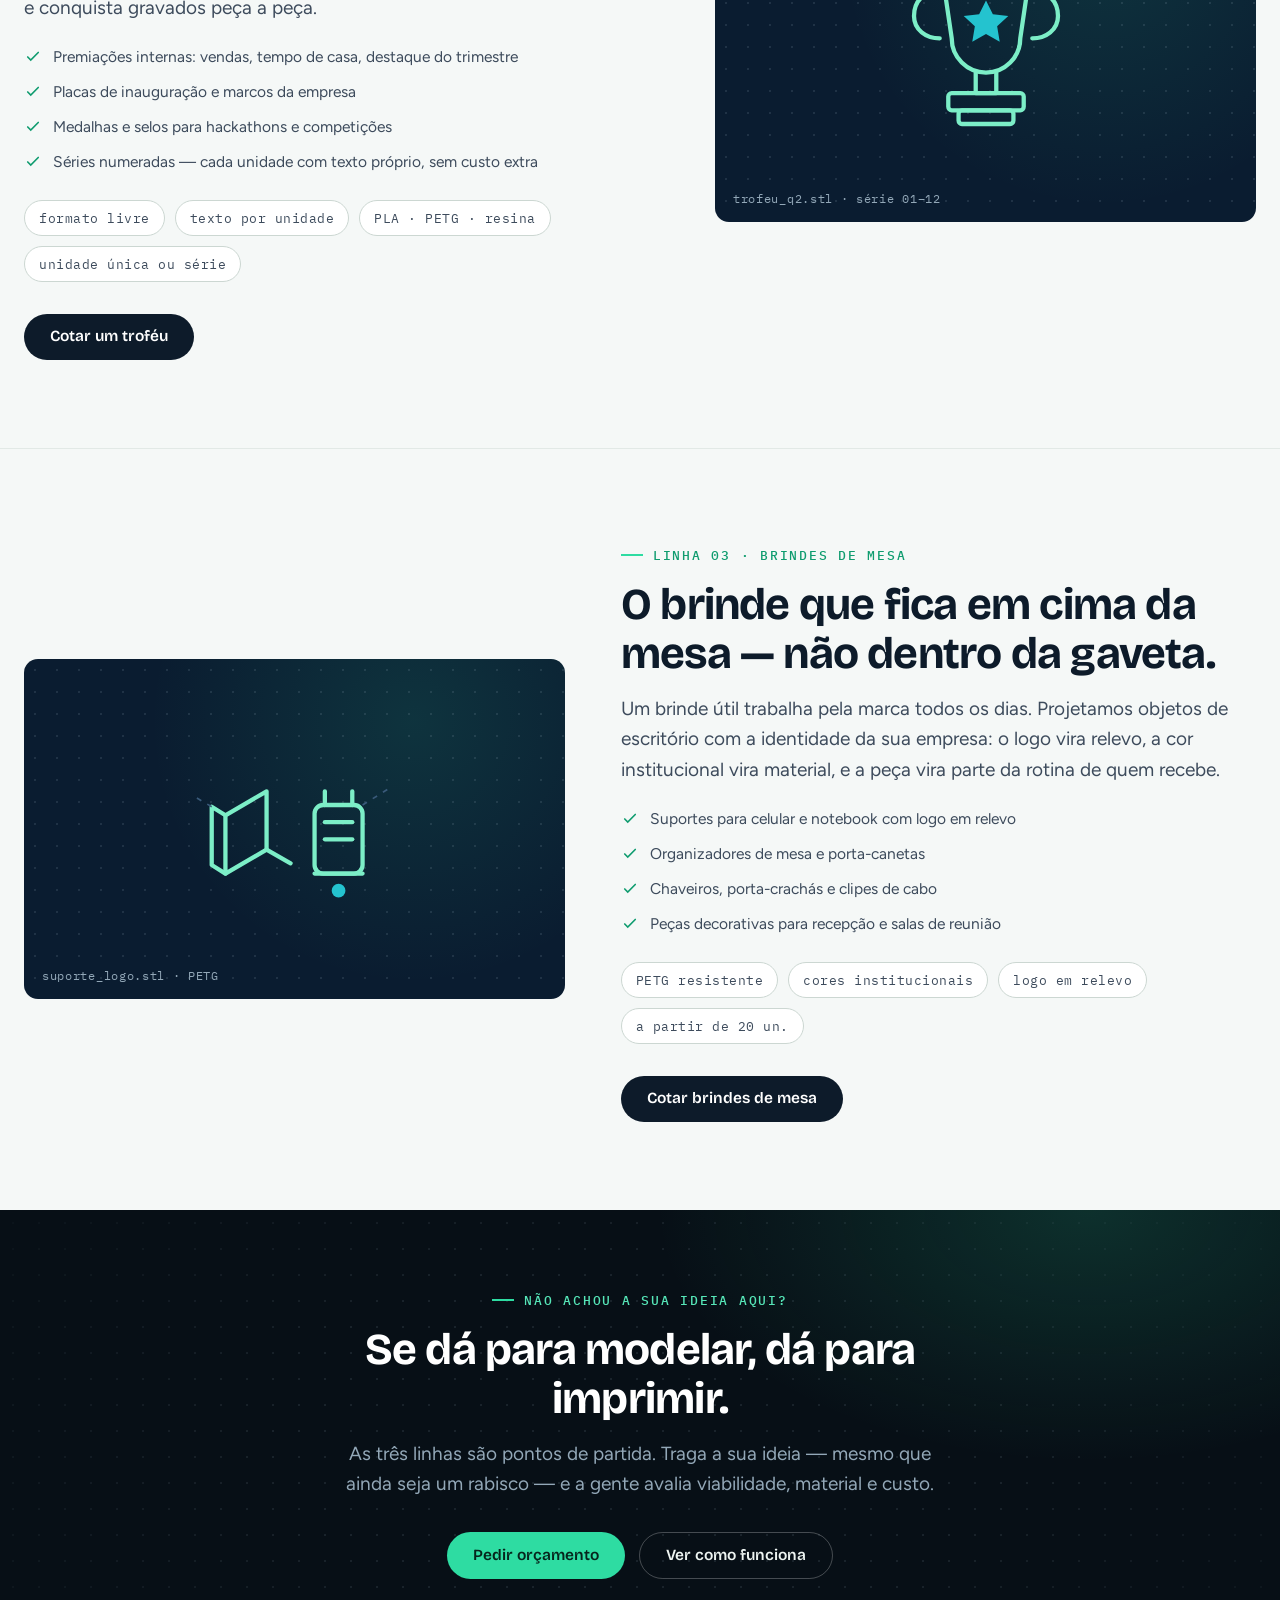
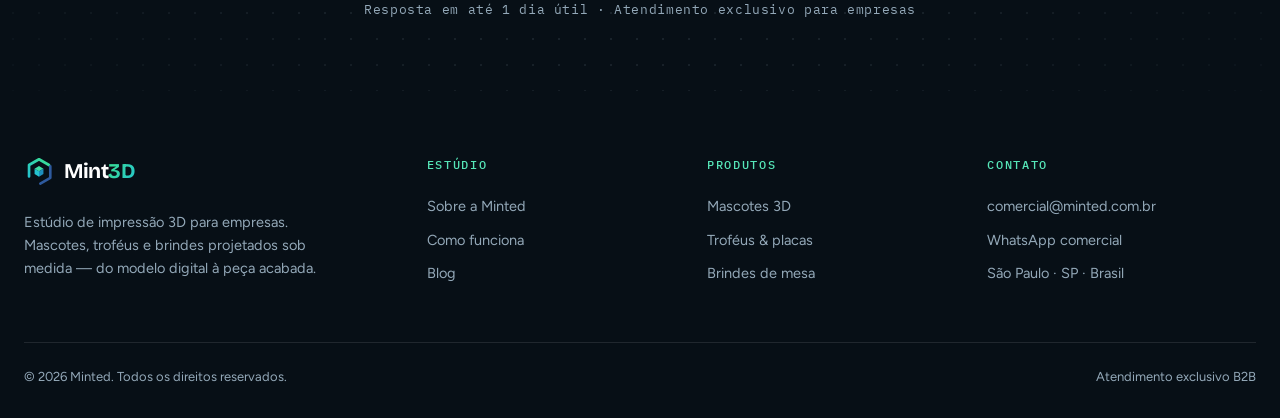
<file: produtos.html>
<!DOCTYPE html>
<html lang="pt-BR">
<head>
<meta charset="UTF-8" />
<meta name="viewport" content="width=device-width, initial-scale=1" />
<title>Mascotes 3D, troféus e brindes corporativos personalizados | Minted</title>
<meta name="description" content="Conheça as linhas de produto da Minted: mascotes 3D do seu personagem, troféus e placas personalizados e brindes de mesa com a identidade da sua marca. Produção sob medida em impressão 3D." />
<link rel="canonical" href="https://www.minted.com.br/produtos.html" />
<meta name="robots" content="index, follow" />

<meta property="og:type" content="website" />
<meta property="og:site_name" content="Minted" />
<meta property="og:title" content="Mascotes 3D, troféus e brindes corporativos personalizados | Minted" />
<meta property="og:description" content="Três linhas de produto, todas sob medida: mascotes 3D, troféus &amp; placas e brindes de mesa em impressão 3D." />
<meta property="og:url" content="https://www.minted.com.br/produtos.html" />
<meta property="og:image" content="https://www.minted.com.br/logo.png" />
<meta property="og:locale" content="pt_BR" />

<link rel="icon" type="image/svg+xml" href="favicon.svg" />
<link rel="preconnect" href="https://fonts.googleapis.com" />
<link rel="preconnect" href="https://fonts.gstatic.com" crossorigin />
<link href="https://fonts.googleapis.com/css2?family=Bricolage+Grotesque:opsz,wght@12..96,500;600;700;800&family=Figtree:ital,wght@0,400;0,500;0,600;0,700;1,400&family=IBM+Plex+Mono:wght@400;500&display=swap" rel="stylesheet" />
<link rel="stylesheet" href="styles.css" />

<script type="application/ld+json">
{
  "@context": "https://schema.org",
  "@type": "BreadcrumbList",
  "itemListElement": [
    { "@type": "ListItem", "position": 1, "name": "Início", "item": "https://www.minted.com.br/" },
    { "@type": "ListItem", "position": 2, "name": "Produtos", "item": "https://www.minted.com.br/produtos.html" }
  ]
}
</script>
<script type="application/ld+json">
{
  "@context": "https://schema.org",
  "@type": "ItemList",
  "name": "Linhas de produto Minted",
  "itemListElement": [
    { "@type": "Service", "position": 1, "name": "Mascotes 3D personalizados", "url": "https://www.minted.com.br/produtos.html#mascotes", "provider": { "@type": "Organization", "name": "Minted" }, "areaServed": "BR", "description": "Modelagem e impressão 3D do mascote da sua empresa, com pintura à mão." },
    { "@type": "Service", "position": 2, "name": "Troféus e placas personalizados", "url": "https://www.minted.com.br/produtos.html#trofeus", "provider": { "@type": "Organization", "name": "Minted" }, "areaServed": "BR", "description": "Troféus, placas e medalhas em impressão 3D, com formato livre e personalização por unidade." },
    { "@type": "Service", "position": 3, "name": "Brindes de mesa corporativos", "url": "https://www.minted.com.br/produtos.html#mesa", "provider": { "@type": "Organization", "name": "Minted" }, "areaServed": "BR", "description": "Organizadores, suportes e peças de escritório com a identidade visual da empresa." }
  ]
}
</script>

<style>
  /* específicos desta página */
  .line-section { padding-block: 88px; }
  .line-section + .line-section { border-top: 1px solid var(--line); }
  .line-grid { display: grid; grid-template-columns: .92fr 1.08fr; gap: 56px; align-items: center; }
  .line-grid--flip { grid-template-columns: 1.08fr .92fr; }
  .line-visual {
    border-radius: var(--r-lg); min-height: 340px;
    display: grid; place-items: center; position: relative; overflow: hidden;
    background: radial-gradient(circle at 72% 18%, rgba(46,220,162,.12), transparent 55%), var(--navy-deep);
  }
  .line-visual::before {
    content: ""; position: absolute; inset: 0;
    background-image: radial-gradient(rgba(147,168,184,.16) 1px, transparent 1px);
    background-size: 22px 22px;
  }
  .line-visual svg { width: min(240px, 60%); height: auto; position: relative; }
  .line-visual .tagfile {
    position: absolute; left: 18px; bottom: 14px;
    font-family: var(--font-mono); font-size: 11.5px; letter-spacing: .06em; color: var(--on-dark-muted);
  }
  .chips { display: flex; flex-wrap: wrap; gap: 10px; margin-top: 26px; }
  .chip {
    font-family: var(--font-mono); font-size: 12.5px; letter-spacing: .04em;
    color: var(--ink-2); background: var(--card);
    border: 1px solid var(--line-strong); border-radius: var(--r-full);
    padding: 7px 14px;
  }
  .uses { list-style: none; margin-top: 22px; display: grid; gap: 10px; }
  .uses li { display: flex; gap: 11px; align-items: flex-start; font-size: 15.5px; color: var(--ink-2); }
  .uses svg { width: 18px; height: 18px; flex: none; margin-top: 3px; color: var(--mint-deep); }
  @media (max-width: 900px) {
    .line-grid, .line-grid--flip { grid-template-columns: 1fr; gap: 32px; }
    .line-visual { min-height: 260px; order: -1; }
    .line-section { padding-block: 64px; }
  }
</style>
</head>
<body>

<header class="header" id="header">
  <div class="container header__inner">
    <a href="index.html" class="brand" aria-label="Minted — página inicial">
      <svg class="brand__mark" viewBox="0 0 200 210" aria-hidden="true">
        <defs><linearGradient id="gnav" x1="1" y1="0" x2="0" y2="1"><stop offset="0" stop-color="#3be08f"/><stop offset="1" stop-color="#24c3cf"/></linearGradient></defs>
        <path d="M167.5 61 L100 22 L32.5 61 L32.5 139" fill="none" stroke="url(#gnav)" stroke-width="18" stroke-linecap="round" stroke-linejoin="round"/>
        <path d="M176.5 70 L176.5 148 L109 187" fill="none" stroke="#16345f" stroke-width="18" stroke-linecap="round" stroke-linejoin="round"/>
        <path d="M100 68 L130 86 L100 104 L70 86 Z" fill="#3fe0a4"/><path d="M70 86 L100 104 L100 140 L70 122 Z" fill="#24c3cf"/><path d="M100 104 L130 86 L130 122 L100 140 Z" fill="#1e8fbe"/>
      </svg>
      <span class="brand__name">Mint<span class="td">3D</span></span>
    </a>
    <nav class="nav" aria-label="Navegação principal">
      <a href="produtos.html" aria-current="page">Produtos</a>
      <a href="processo.html">Como funciona</a>
      <a href="sobre.html">Sobre</a>
      <a href="blog/index.html">Blog</a>
    </nav>
    <div class="header__cta">
      <a class="btn btn--dark btn--sm" href="contato.html">Pedir orçamento</a>
      <button class="menu-btn" id="menuBtn" aria-label="Abrir menu" aria-expanded="false"><span></span></button>
    </div>
    <nav class="mobile-nav" aria-label="Menu">
      <a href="produtos.html" aria-current="page">Produtos</a>
      <a href="processo.html">Como funciona</a>
      <a href="sobre.html">Sobre</a>
      <a href="blog/index.html">Blog</a>
      <a class="btn btn--dark" href="contato.html">Pedir orçamento</a>
    </nav>
  </div>
</header>

<main>

<section class="page-hero">
  <div class="container">
    <nav class="breadcrumb" aria-label="Você está em">
      <a href="index.html">Início</a><span class="sep">/</span><span>Produtos</span>
    </nav>
    <span class="spec">Produtos</span>
    <h1 class="display mt-16" style="font-size:clamp(34px,4.6vw,54px);">Sob medida não é um extra.<br />É o único jeito que fazemos.</h1>
    <p class="lead mt-24">Nenhuma peça da Minted existe em catálogo: cada projeto começa por um modelo 3D exclusivo, desenvolvido a partir da identidade da sua marca. Três linhas de produto organizam o que fazemos.</p>
  </div>
</section>

<!-- ============================ MASCOTES ============================ -->
<section class="line-section" id="mascotes">
  <div class="container line-grid">
    <div class="line-visual reveal">
      <svg viewBox="0 0 140 140" fill="none" role="img" aria-label="Mascote corporativo em estilo wireframe 3D">
        <g stroke="#7ceec7" stroke-width="2.5" stroke-linejoin="round" stroke-linecap="round">
          <rect x="45" y="52" width="50" height="46" rx="14"/>
          <rect x="55" y="24" width="30" height="24" rx="10"/>
          <line x1="70" y1="24" x2="70" y2="14"/><circle cx="70" cy="11" r="3.5" fill="#7ceec7"/>
          <path d="M45 66 H32 v14 M95 66 h13 v14"/>
          <path d="M56 98 v14 M84 98 v14"/>
          <path d="M50 112 h12 M78 112 h12"/>
        </g>
        <circle cx="62" cy="34" r="3" fill="#24c3cf"/><circle cx="78" cy="34" r="3" fill="#24c3cf"/>
        <path d="M60 78 q10 8 20 0" stroke="#24c3cf" stroke-width="2.5" stroke-linecap="round"/>
        <g stroke="#3a5a7a" stroke-width="1" stroke-dasharray="3 4">
          <line x1="45" y1="52" x2="20" y2="40"/><line x1="95" y1="52" x2="120" y2="40"/>
        </g>
      </svg>
      <span class="tagfile">mascote_v3.stl · escala 1:1</span>
    </div>
    <div class="reveal">
      <span class="spec">Linha 01 · Mascotes 3D</span>
      <h2 class="h1 mt-16">O personagem da sua marca, fora da tela.</h2>
      <p class="lead mt-16">Sua empresa investiu num mascote — ele aparece no site, nas redes, nas apresentações. A Minted transforma esse personagem em um objeto físico: modelamos a partir da sua ilustração, você aprova o render e recebemos cada peça pintada à mão.</p>
      <ul class="uses">
        <li><svg viewBox="0 0 24 24" fill="none"><path d="M5 12l4 4 10-10" stroke="currentColor" stroke-width="2.2" stroke-linecap="round"/></svg>Kit de boas-vindas para novos colaboradores</li>
        <li><svg viewBox="0 0 24 24" fill="none"><path d="M5 12l4 4 10-10" stroke="currentColor" stroke-width="2.2" stroke-linecap="round"/></svg>Presente para clientes e parceiros estratégicos</li>
        <li><svg viewBox="0 0 24 24" fill="none"><path d="M5 12l4 4 10-10" stroke="currentColor" stroke-width="2.2" stroke-linecap="round"/></svg>Peça de destaque em eventos, feiras e estandes</li>
        <li><svg viewBox="0 0 24 24" fill="none"><path d="M5 12l4 4 10-10" stroke="currentColor" stroke-width="2.2" stroke-linecap="round"/></svg>Edições comemorativas com base e placa de identificação</li>
      </ul>
      <div class="chips" aria-label="Especificações">
        <span class="chip">5 a 30 cm</span>
        <span class="chip">PLA ou resina</span>
        <span class="chip">pintura à mão</span>
        <span class="chip">a partir de 10 un.</span>
      </div>
      <div class="mt-32">
        <a class="btn btn--dark" href="contato.html">Cotar um mascote</a>
      </div>
    </div>
  </div>
</section>

<!-- ============================ TROFÉUS ============================ -->
<section class="line-section" id="trofeus">
  <div class="container line-grid line-grid--flip">
    <div class="reveal">
      <span class="spec">Linha 02 · Troféus &amp; placas</span>
      <h2 class="h1 mt-16">Reconhecimento que ninguém mais tem igual.</h2>
      <p class="lead mt-16">Troféu de catálogo diz pouco sobre quem entrega e sobre quem recebe. Com impressão 3D, o formato é livre: o prêmio pode ter a forma do seu produto, do seu logo ou de uma piada interna do time — com nome, data e conquista gravados peça a peça.</p>
      <ul class="uses">
        <li><svg viewBox="0 0 24 24" fill="none"><path d="M5 12l4 4 10-10" stroke="currentColor" stroke-width="2.2" stroke-linecap="round"/></svg>Premiações internas: vendas, tempo de casa, destaque do trimestre</li>
        <li><svg viewBox="0 0 24 24" fill="none"><path d="M5 12l4 4 10-10" stroke="currentColor" stroke-width="2.2" stroke-linecap="round"/></svg>Placas de inauguração e marcos da empresa</li>
        <li><svg viewBox="0 0 24 24" fill="none"><path d="M5 12l4 4 10-10" stroke="currentColor" stroke-width="2.2" stroke-linecap="round"/></svg>Medalhas e selos para hackathons e competições</li>
        <li><svg viewBox="0 0 24 24" fill="none"><path d="M5 12l4 4 10-10" stroke="currentColor" stroke-width="2.2" stroke-linecap="round"/></svg>Séries numeradas — cada unidade com texto próprio, sem custo extra</li>
      </ul>
      <div class="chips" aria-label="Especificações">
        <span class="chip">formato livre</span>
        <span class="chip">texto por unidade</span>
        <span class="chip">PLA · PETG · resina</span>
        <span class="chip">unidade única ou série</span>
      </div>
      <div class="mt-32">
        <a class="btn btn--dark" href="contato.html">Cotar um troféu</a>
      </div>
    </div>
    <div class="line-visual reveal">
      <svg viewBox="0 0 140 140" fill="none" role="img" aria-label="Troféu personalizado em estilo wireframe 3D">
        <g stroke="#7ceec7" stroke-width="2.5" stroke-linejoin="round" stroke-linecap="round">
          <path d="M45 28 h50 l-5 34 a20 20 0 0 1 -40 0 l-5-34z"/>
          <path d="M45 34 c-12 0 -17 7 -17 15 s7 13 15 13"/>
          <path d="M95 34 c12 0 17 7 17 15 s-7 13 -15 13"/>
          <path d="M64 82 v12 h12 v-12"/>
          <rect x="48" y="94" width="44" height="10" rx="2"/>
          <rect x="54" y="104" width="32" height="8" rx="2"/>
        </g>
        <path d="M70 40l4 8 9 1-6.5 6 1.5 9-8-4.5-8 4.5 1.5-9-6.5-6 9-1 4-8z" fill="#24c3cf"/>
        <g stroke="#3a5a7a" stroke-width="1" stroke-dasharray="3 4">
          <line x1="45" y1="28" x2="24" y2="18"/><line x1="95" y1="28" x2="116" y2="18"/>
        </g>
      </svg>
      <span class="tagfile">trofeu_q2.stl · série 01–12</span>
    </div>
  </div>
</section>

<!-- ============================== MESA ============================== -->
<section class="line-section" id="mesa">
  <div class="container line-grid">
    <div class="line-visual reveal">
      <svg viewBox="0 0 140 140" fill="none" role="img" aria-label="Brindes de mesa em estilo wireframe 3D">
        <g stroke="#7ceec7" stroke-width="2.5" stroke-linejoin="round" stroke-linecap="round">
          <path d="M30 96 l24-14 v-34 l-24 14z"/>
          <path d="M30 96 l-8-5 v-34 l8 5M54 82 l14 8"/>
          <rect x="82" y="56" width="28" height="40" rx="5"/>
          <path d="M82 96 h28M88 56 v-8 M104 56 v-8"/>
          <line x1="88" y1="66" x2="104" y2="66"/><line x1="88" y1="76" x2="104" y2="76"/>
        </g>
        <circle cx="96" cy="106" r="4" fill="#24c3cf"/>
        <g stroke="#3a5a7a" stroke-width="1" stroke-dasharray="3 4">
          <line x1="22" y1="57" x2="10" y2="50"/><line x1="110" y1="56" x2="126" y2="46"/>
        </g>
      </svg>
      <span class="tagfile">suporte_logo.stl · PETG</span>
    </div>
    <div class="reveal">
      <span class="spec">Linha 03 · Brindes de mesa</span>
      <h2 class="h1 mt-16">O brinde que fica em cima da mesa — não dentro da gaveta.</h2>
      <p class="lead mt-16">Um brinde útil trabalha pela marca todos os dias. Projetamos objetos de escritório com a identidade da sua empresa: o logo vira relevo, a cor institucional vira material, e a peça vira parte da rotina de quem recebe.</p>
      <ul class="uses">
        <li><svg viewBox="0 0 24 24" fill="none"><path d="M5 12l4 4 10-10" stroke="currentColor" stroke-width="2.2" stroke-linecap="round"/></svg>Suportes para celular e notebook com logo em relevo</li>
        <li><svg viewBox="0 0 24 24" fill="none"><path d="M5 12l4 4 10-10" stroke="currentColor" stroke-width="2.2" stroke-linecap="round"/></svg>Organizadores de mesa e porta-canetas</li>
        <li><svg viewBox="0 0 24 24" fill="none"><path d="M5 12l4 4 10-10" stroke="currentColor" stroke-width="2.2" stroke-linecap="round"/></svg>Chaveiros, porta-crachás e clipes de cabo</li>
        <li><svg viewBox="0 0 24 24" fill="none"><path d="M5 12l4 4 10-10" stroke="currentColor" stroke-width="2.2" stroke-linecap="round"/></svg>Peças decorativas para recepção e salas de reunião</li>
      </ul>
      <div class="chips" aria-label="Especificações">
        <span class="chip">PETG resistente</span>
        <span class="chip">cores institucionais</span>
        <span class="chip">logo em relevo</span>
        <span class="chip">a partir de 20 un.</span>
      </div>
      <div class="mt-32">
        <a class="btn btn--dark" href="contato.html">Cotar brindes de mesa</a>
      </div>
    </div>
  </div>
</section>

<!-- ============================ CTA BAND ============================ -->
<section class="cta-band">
  <div class="container cta-band__inner reveal">
    <span class="spec spec--on-dark" style="justify-content:center;">Não achou a sua ideia aqui?</span>
    <h2 class="h1 mt-16">Se dá para modelar, dá para imprimir.</h2>
    <p class="lead mt-16">As três linhas são pontos de partida. Traga a sua ideia — mesmo que ainda seja um rabisco — e a gente avalia viabilidade, material e custo.</p>
    <div class="cta-band__actions">
      <a class="btn btn--mint" href="contato.html">Pedir orçamento</a>
      <a class="btn btn--line-dark" href="processo.html">Ver como funciona</a>
    </div>
    <p class="cta-band__note">Resposta em até 1 dia útil · Atendimento exclusivo para empresas</p>
  </div>
</section>

</main>

<footer class="footer">
  <div class="container">
    <div class="footer__grid">
      <div class="footer__about">
        <a href="index.html" class="brand brand--on-dark" aria-label="Minted — página inicial">
          <svg class="brand__mark" viewBox="0 0 200 210" aria-hidden="true">
            <defs><linearGradient id="gfoot" x1="1" y1="0" x2="0" y2="1"><stop offset="0" stop-color="#3be08f"/><stop offset="1" stop-color="#24c3cf"/></linearGradient></defs>
            <path d="M167.5 61 L100 22 L32.5 61 L32.5 139" fill="none" stroke="url(#gfoot)" stroke-width="18" stroke-linecap="round" stroke-linejoin="round"/>
            <path d="M176.5 70 L176.5 148 L109 187" fill="none" stroke="#2e5a9e" stroke-width="18" stroke-linecap="round" stroke-linejoin="round"/>
            <path d="M100 68 L130 86 L100 104 L70 86 Z" fill="#3fe0a4"/><path d="M70 86 L100 104 L100 140 L70 122 Z" fill="#24c3cf"/><path d="M100 104 L130 86 L130 122 L100 140 Z" fill="#1e8fbe"/>
          </svg>
          <span class="brand__name">Mint<span class="td">3D</span></span>
        </a>
        <p>Estúdio de impressão 3D para empresas. Mascotes, troféus e brindes projetados sob medida — do modelo digital à peça acabada.</p>
      </div>
      <div>
        <h4>Estúdio</h4>
        <nav aria-label="Links do estúdio">
          <a href="sobre.html">Sobre a Minted</a>
          <a href="processo.html">Como funciona</a>
          <a href="blog/index.html">Blog</a>
        </nav>
      </div>
      <div>
        <h4>Produtos</h4>
        <nav aria-label="Links de produtos">
          <a href="produtos.html#mascotes">Mascotes 3D</a>
          <a href="produtos.html#trofeus">Troféus &amp; placas</a>
          <a href="produtos.html#mesa">Brindes de mesa</a>
        </nav>
      </div>
      <div>
        <h4>Contato</h4>
        <address>
          <a href="mailto:comercial@minted.com.br">comercial@minted.com.br</a>
          <a href="https://wa.me/5500000000000" target="_blank" rel="noopener">WhatsApp comercial</a>
          <span>São Paulo · SP · Brasil</span>
        </address>
      </div>
    </div>
    <div class="footer__bottom">
      <span>© 2026 Minted. Todos os direitos reservados.</span>
      <span>Atendimento exclusivo B2B</span>
    </div>
  </div>
</footer>

<a class="wa-float" href="https://wa.me/5500000000000?text=Ol%C3%A1!%20Gostaria%20de%20um%20or%C3%A7amento%20de%20brindes%20corporativos%20em%20impress%C3%A3o%203D." target="_blank" rel="noopener" aria-label="Pedir orçamento pelo WhatsApp">
  <svg viewBox="0 0 32 32" fill="currentColor" aria-hidden="true"><path d="M16 3C9 3 3.5 8.5 3.5 15.4c0 2.4.7 4.7 1.9 6.7L3 29l7.1-2.3a12.7 12.7 0 005.9 1.5c7 0 12.5-5.5 12.5-12.4C28.5 8.5 23 3 16 3zm0 22.5c-1.9 0-3.7-.5-5.3-1.5l-.4-.2-4.2 1.4 1.4-4.1-.3-.4a10 10 0 01-1.6-5.3C5.6 9.9 10.2 5.4 16 5.4s10.4 4.5 10.4 10c0 5.6-4.6 10.1-10.4 10.1zm5.7-7.5c-.3-.2-1.8-.9-2.1-1-.3-.1-.5-.2-.7.1s-.8 1-1 1.2c-.2.2-.4.2-.7.1-1.8-.9-3-1.6-4.2-3.6-.3-.5.3-.5.8-1.6.1-.2 0-.4 0-.6s-.7-1.7-1-2.3c-.3-.6-.5-.5-.7-.5h-.6c-.2 0-.6.1-.9.4-.3.3-1.2 1.2-1.2 2.9s1.2 3.4 1.4 3.6c.2.2 2.4 3.7 5.9 5.2 2.2.9 3 1 4.1.8.7-.1 1.8-.7 2.1-1.5.3-.7.3-1.4.2-1.5-.1-.2-.3-.2-.6-.4z"/></svg>
  <span>Orçamento</span>
</a>

<script src="script.js"></script>
</body>
</html>
</file>
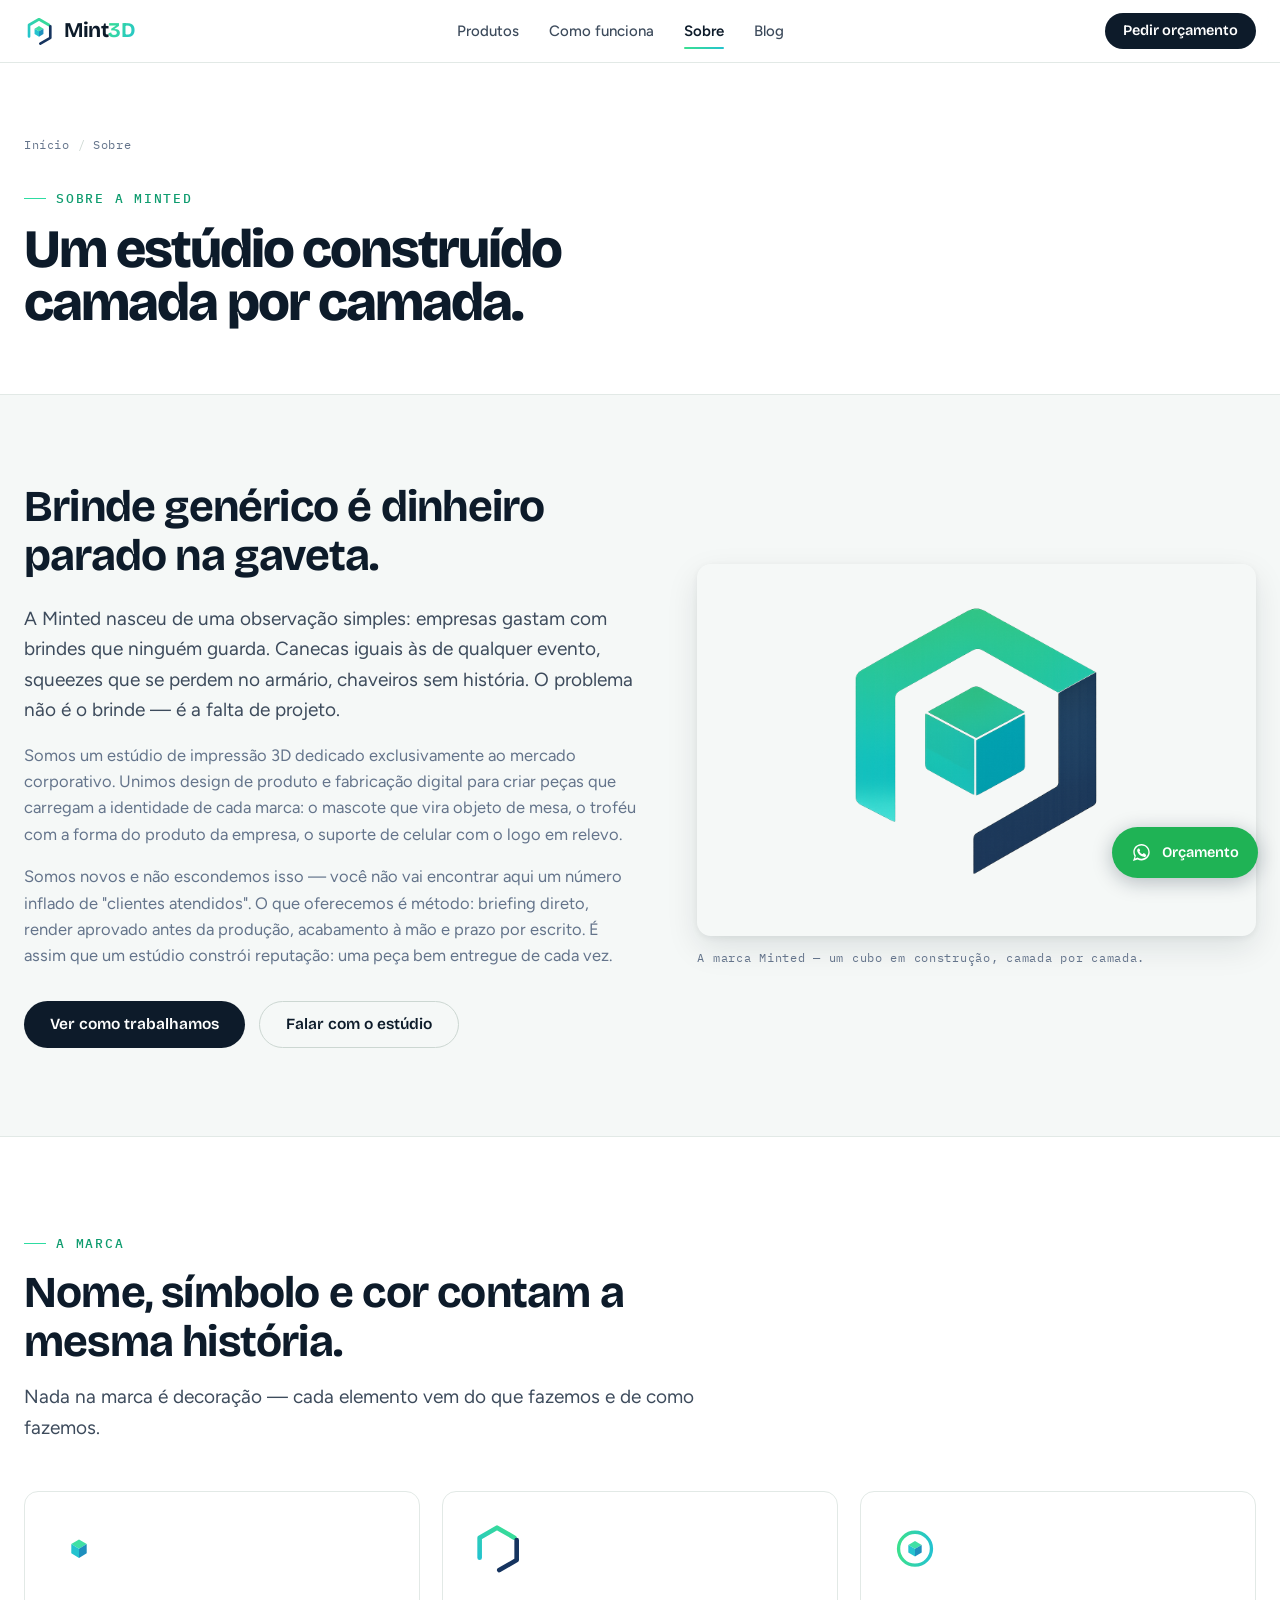
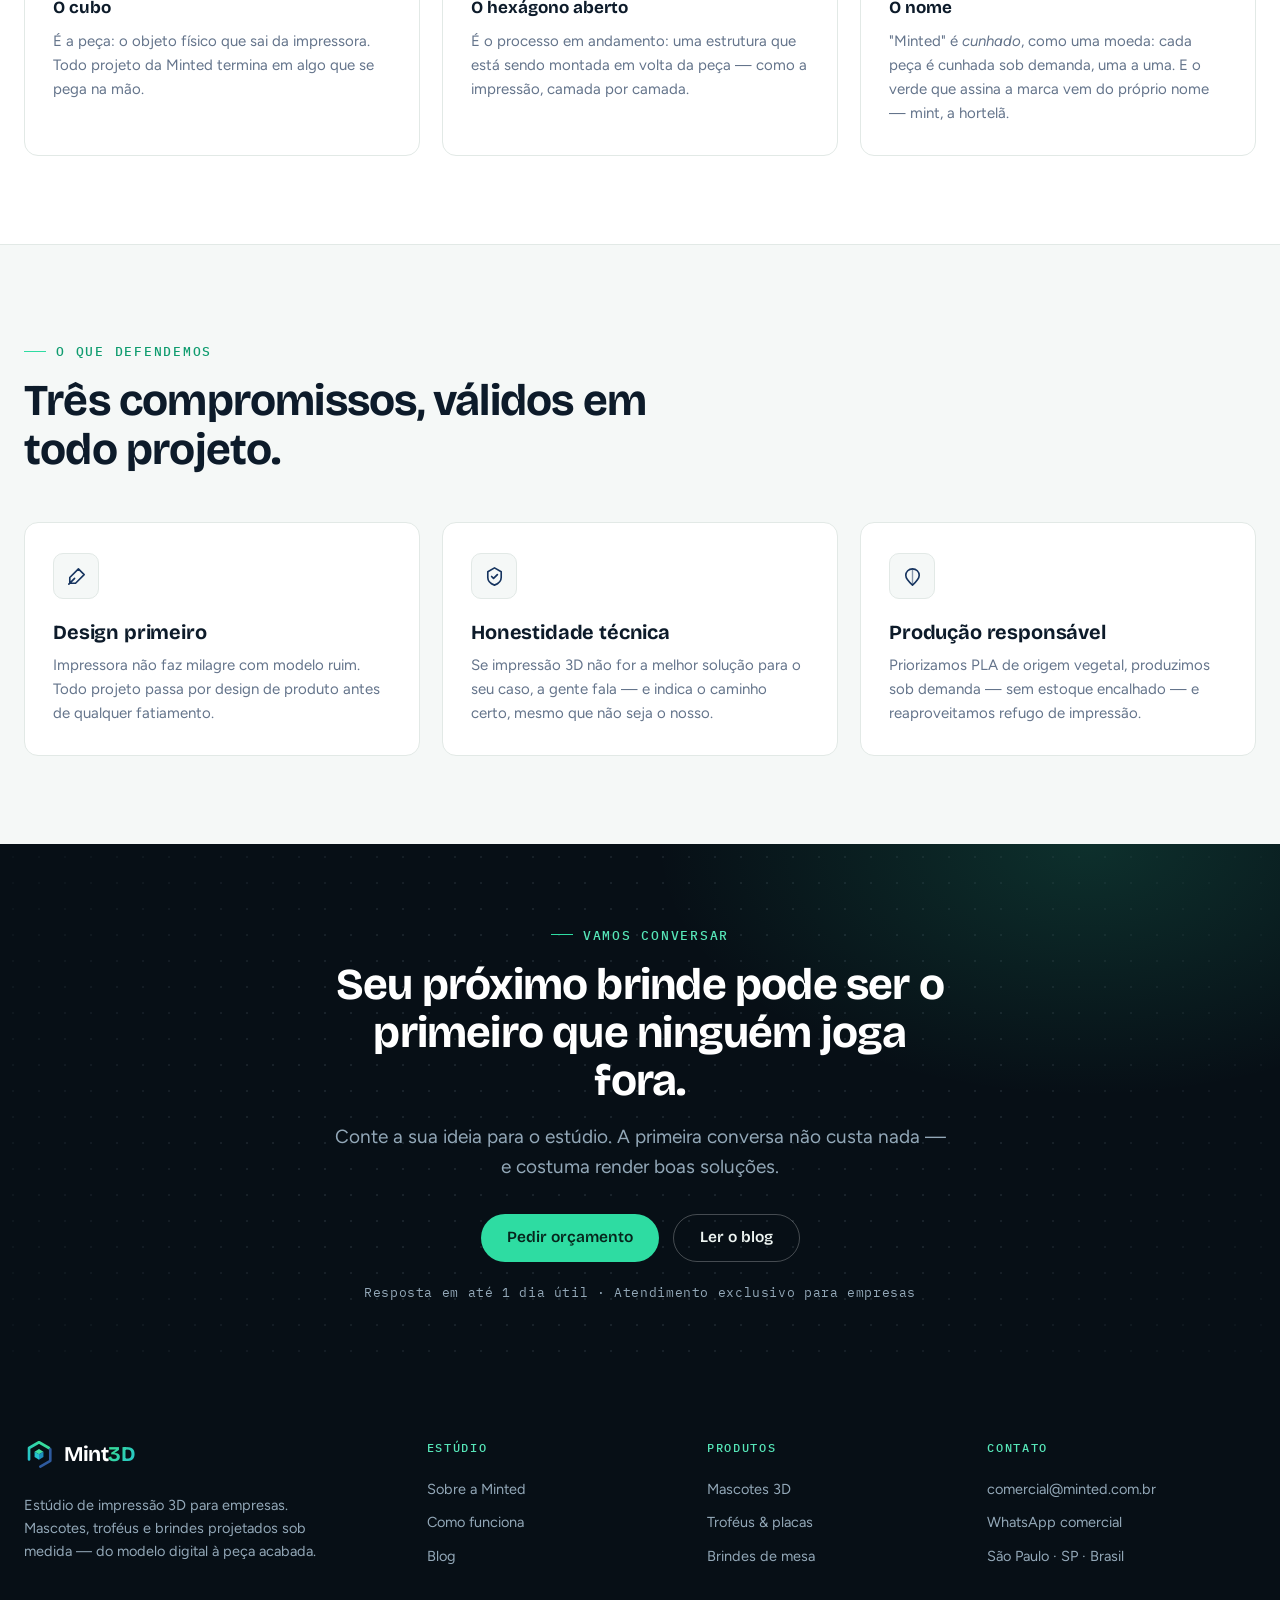
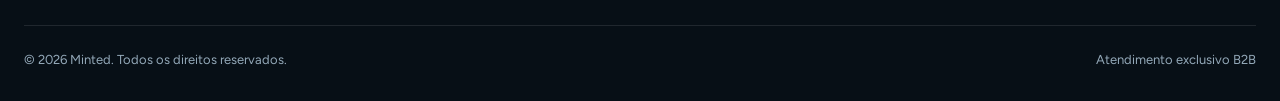
<file: sobre.html>
<!DOCTYPE html>
<html lang="pt-BR">
<head>
<meta charset="UTF-8" />
<meta name="viewport" content="width=device-width, initial-scale=1" />
<title>Sobre a Minted — estúdio de impressão 3D para empresas</title>
<meta name="description" content="A Minted é um estúdio de impressão 3D dedicado a brindes corporativos: mascotes, troféus e peças sob medida para empresas. Conheça nossa forma de trabalhar e o que defendemos." />
<link rel="canonical" href="https://www.minted.com.br/sobre.html" />
<meta name="robots" content="index, follow" />

<meta property="og:type" content="website" />
<meta property="og:site_name" content="Minted" />
<meta property="og:title" content="Sobre a Minted — estúdio de impressão 3D para empresas" />
<meta property="og:description" content="Design de produto e impressão 3D a serviço de brindes corporativos que as pessoas querem manter." />
<meta property="og:url" content="https://www.minted.com.br/sobre.html" />
<meta property="og:image" content="https://www.minted.com.br/logo.png" />
<meta property="og:locale" content="pt_BR" />

<link rel="icon" type="image/svg+xml" href="favicon.svg" />
<link rel="preconnect" href="https://fonts.googleapis.com" />
<link rel="preconnect" href="https://fonts.gstatic.com" crossorigin />
<link href="https://fonts.googleapis.com/css2?family=Bricolage+Grotesque:opsz,wght@12..96,500;600;700;800&family=Figtree:ital,wght@0,400;0,500;0,600;0,700;1,400&family=IBM+Plex+Mono:wght@400;500&display=swap" rel="stylesheet" />
<link rel="stylesheet" href="styles.css" />

<script type="application/ld+json">
{
  "@context": "https://schema.org",
  "@type": "BreadcrumbList",
  "itemListElement": [
    { "@type": "ListItem", "position": 1, "name": "Início", "item": "https://www.minted.com.br/" },
    { "@type": "ListItem", "position": 2, "name": "Sobre", "item": "https://www.minted.com.br/sobre.html" }
  ]
}
</script>
<script type="application/ld+json">
{
  "@context": "https://schema.org",
  "@type": "AboutPage",
  "name": "Sobre a Minted",
  "url": "https://www.minted.com.br/sobre.html",
  "about": { "@type": "Organization", "name": "Minted", "alternateName": "Mint3D" },
  "inLanguage": "pt-BR"
}
</script>

<style>
  .about-grid { display: grid; grid-template-columns: 1.05fr .95fr; gap: 56px; align-items: center; }
  .about-figure { position: relative; }
  .about-figure img {
    border-radius: var(--r-lg); width: 100%; height: auto;
    box-shadow: var(--shadow-2);
  }
  .about-figure figcaption {
    font-family: var(--font-mono); font-size: 12px; letter-spacing: .06em;
    color: var(--ink-3); margin-top: 12px;
  }
  .brandstory { display: grid; grid-template-columns: repeat(3, 1fr); gap: 22px; }
  .brandstory .card b { font-family: var(--font-display); font-size: 17px; display: block; }
  .brandstory .card p { color: var(--ink-3); font-size: 15px; margin-top: 8px; }
  .brandstory .glyph {
    width: 52px; height: 54px; margin-bottom: 18px;
  }
  @media (max-width: 900px) {
    .about-grid { grid-template-columns: 1fr; gap: 36px; }
    .brandstory { grid-template-columns: 1fr; }
  }
</style>
</head>
<body>

<header class="header" id="header">
  <div class="container header__inner">
    <a href="index.html" class="brand" aria-label="Minted — página inicial">
      <svg class="brand__mark" viewBox="0 0 200 210" aria-hidden="true">
        <defs><linearGradient id="gnav" x1="1" y1="0" x2="0" y2="1"><stop offset="0" stop-color="#3be08f"/><stop offset="1" stop-color="#24c3cf"/></linearGradient></defs>
        <path d="M167.5 61 L100 22 L32.5 61 L32.5 139" fill="none" stroke="url(#gnav)" stroke-width="18" stroke-linecap="round" stroke-linejoin="round"/>
        <path d="M176.5 70 L176.5 148 L109 187" fill="none" stroke="#16345f" stroke-width="18" stroke-linecap="round" stroke-linejoin="round"/>
        <path d="M100 68 L130 86 L100 104 L70 86 Z" fill="#3fe0a4"/><path d="M70 86 L100 104 L100 140 L70 122 Z" fill="#24c3cf"/><path d="M100 104 L130 86 L130 122 L100 140 Z" fill="#1e8fbe"/>
      </svg>
      <span class="brand__name">Mint<span class="td">3D</span></span>
    </a>
    <nav class="nav" aria-label="Navegação principal">
      <a href="produtos.html">Produtos</a>
      <a href="processo.html">Como funciona</a>
      <a href="sobre.html" aria-current="page">Sobre</a>
      <a href="blog/index.html">Blog</a>
    </nav>
    <div class="header__cta">
      <a class="btn btn--dark btn--sm" href="contato.html">Pedir orçamento</a>
      <button class="menu-btn" id="menuBtn" aria-label="Abrir menu" aria-expanded="false"><span></span></button>
    </div>
    <nav class="mobile-nav" aria-label="Menu">
      <a href="produtos.html">Produtos</a>
      <a href="processo.html">Como funciona</a>
      <a href="sobre.html" aria-current="page">Sobre</a>
      <a href="blog/index.html">Blog</a>
      <a class="btn btn--dark" href="contato.html">Pedir orçamento</a>
    </nav>
  </div>
</header>

<main>

<section class="page-hero">
  <div class="container">
    <nav class="breadcrumb" aria-label="Você está em">
      <a href="index.html">Início</a><span class="sep">/</span><span>Sobre</span>
    </nav>
    <span class="spec">Sobre a Minted</span>
    <h1 class="display mt-16" style="font-size:clamp(34px,4.6vw,54px);">Um estúdio construído<br />camada por camada.</h1>
  </div>
</section>

<section class="section">
  <div class="container about-grid">
    <div class="reveal">
      <h2 class="h1">Brinde genérico é dinheiro parado na gaveta.</h2>
      <p class="lead mt-24">A Minted nasceu de uma observação simples: empresas gastam com brindes que ninguém guarda. Canecas iguais às de qualquer evento, squeezes que se perdem no armário, chaveiros sem história. O problema não é o brinde — é a falta de projeto.</p>
      <p class="mt-16 muted">Somos um estúdio de impressão 3D dedicado exclusivamente ao mercado corporativo. Unimos design de produto e fabricação digital para criar peças que carregam a identidade de cada marca: o mascote que vira objeto de mesa, o troféu com a forma do produto da empresa, o suporte de celular com o logo em relevo.</p>
      <p class="mt-16 muted">Somos novos e não escondemos isso — você não vai encontrar aqui um número inflado de "clientes atendidos". O que oferecemos é método: briefing direto, render aprovado antes da produção, acabamento à mão e prazo por escrito. É assim que um estúdio constrói reputação: uma peça bem entregue de cada vez.</p>
      <div class="mt-32" style="display:flex; gap:14px; flex-wrap:wrap;">
        <a class="btn btn--dark" href="processo.html">Ver como trabalhamos</a>
        <a class="btn btn--line" href="contato.html">Falar com o estúdio</a>
      </div>
    </div>
    <figure class="about-figure reveal">
      <img src="logo.png" alt="Logotipo da Minted: cubo isométrico envolto por um hexágono em gradiente de verde-menta e ciano com braço em azul-marinho" width="1536" height="1024" loading="lazy" />
      <figcaption>A marca Minted — um cubo em construção, camada por camada.</figcaption>
    </figure>
  </div>
</section>

<section class="section section--white">
  <div class="container">
    <div class="section-head reveal">
      <span class="spec">A marca</span>
      <h2 class="h1 mt-16">Nome, símbolo e cor contam a mesma história.</h2>
      <p class="lead mt-16">Nada na marca é decoração — cada elemento vem do que fazemos e de como fazemos.</p>
    </div>

    <div class="brandstory mt-48">
      <div class="card reveal">
        <svg class="glyph" viewBox="0 0 200 210" aria-hidden="true">
          <path d="M100 68 L130 86 L100 104 L70 86 Z" fill="#3fe0a4"/><path d="M70 86 L100 104 L100 140 L70 122 Z" fill="#24c3cf"/><path d="M100 104 L130 86 L130 122 L100 140 Z" fill="#1e8fbe"/>
        </svg>
        <b>O cubo</b>
        <p>É a peça: o objeto físico que sai da impressora. Todo projeto da Minted termina em algo que se pega na mão.</p>
      </div>
      <div class="card reveal">
        <svg class="glyph" viewBox="0 0 200 210" aria-hidden="true">
          <defs><linearGradient id="gst" x1="1" y1="0" x2="0" y2="1"><stop offset="0" stop-color="#3be08f"/><stop offset="1" stop-color="#24c3cf"/></linearGradient></defs>
          <path d="M167.5 61 L100 22 L32.5 61 L32.5 139" fill="none" stroke="url(#gst)" stroke-width="18" stroke-linecap="round" stroke-linejoin="round"/>
          <path d="M176.5 70 L176.5 148 L109 187" fill="none" stroke="#16345f" stroke-width="18" stroke-linecap="round" stroke-linejoin="round"/>
        </svg>
        <b>O hexágono aberto</b>
        <p>É o processo em andamento: uma estrutura que está sendo montada em volta da peça — como a impressão, camada por camada.</p>
      </div>
      <div class="card reveal">
        <svg class="glyph" viewBox="0 0 200 210" aria-hidden="true">
          <defs><linearGradient id="gsc" x1="0" y1="0" x2="1" y2="0"><stop offset="0" stop-color="#3be08f"/><stop offset="1" stop-color="#24c3cf"/></linearGradient></defs>
          <circle cx="100" cy="104" r="64" fill="none" stroke="url(#gsc)" stroke-width="13"/>
          <path d="M100 74 L126 89 L100 104 L74 89 Z" fill="#3fe0a4"/>
          <path d="M74 89 L100 104 L100 134 L74 119 Z" fill="#24c3cf"/>
          <path d="M100 104 L126 89 L126 119 L100 134 Z" fill="#1e8fbe"/>
        </svg>
        <b>O nome</b>
        <p>"Minted" é <em>cunhado</em>, como uma moeda: cada peça é cunhada sob demanda, uma a uma. E o verde que assina a marca vem do próprio nome — mint, a hortelã.</p>
      </div>
    </div>
  </div>
</section>

<section class="section">
  <div class="container">
    <div class="section-head reveal">
      <span class="spec">O que defendemos</span>
      <h2 class="h1 mt-16">Três compromissos, válidos em todo projeto.</h2>
    </div>
    <div class="grid grid--3 mt-48">
      <div class="card card--hover reveal">
        <div class="card__ico"><svg viewBox="0 0 24 24" fill="none"><path d="M4 20l6-6M14 4l6 6-9 9H5v-6l9-9z" stroke="currentColor" stroke-width="1.7" stroke-linejoin="round" stroke-linecap="round"/></svg></div>
        <h3 class="h3">Design primeiro</h3>
        <p class="muted mt-8" style="font-size:15px;">Impressora não faz milagre com modelo ruim. Todo projeto passa por design de produto antes de qualquer fatiamento.</p>
      </div>
      <div class="card card--hover reveal">
        <div class="card__ico"><svg viewBox="0 0 24 24" fill="none"><path d="M12 3l7 4v6c0 4-3 6.5-7 8-4-1.5-7-4-7-8V7l7-4z" stroke="currentColor" stroke-width="1.7" stroke-linejoin="round"/><path d="M9 12l2 2 4-4" stroke="currentColor" stroke-width="1.8" stroke-linecap="round" stroke-linejoin="round"/></svg></div>
        <h3 class="h3">Honestidade técnica</h3>
        <p class="muted mt-8" style="font-size:15px;">Se impressão 3D não for a melhor solução para o seu caso, a gente fala — e indica o caminho certo, mesmo que não seja o nosso.</p>
      </div>
      <div class="card card--hover reveal">
        <div class="card__ico"><svg viewBox="0 0 24 24" fill="none"><path d="M12 21c-4 -3.5 -7 -6.6 -7 -10.2C5 7 8 4 12 4s7 3 7 6.8c0 3.6-3 6.7-7 10.2z" stroke="currentColor" stroke-width="1.7" stroke-linejoin="round"/><path d="M12 4v17" stroke="currentColor" stroke-width="1.4" opacity=".5"/></svg></div>
        <h3 class="h3">Produção responsável</h3>
        <p class="muted mt-8" style="font-size:15px;">Priorizamos PLA de origem vegetal, produzimos sob demanda — sem estoque encalhado — e reaproveitamos refugo de impressão.</p>
      </div>
    </div>
  </div>
</section>

<section class="cta-band">
  <div class="container cta-band__inner reveal">
    <span class="spec spec--on-dark" style="justify-content:center;">Vamos conversar</span>
    <h2 class="h1 mt-16">Seu próximo brinde pode ser o primeiro que ninguém joga fora.</h2>
    <p class="lead mt-16">Conte a sua ideia para o estúdio. A primeira conversa não custa nada — e costuma render boas soluções.</p>
    <div class="cta-band__actions">
      <a class="btn btn--mint" href="contato.html">Pedir orçamento</a>
      <a class="btn btn--line-dark" href="blog/index.html">Ler o blog</a>
    </div>
    <p class="cta-band__note">Resposta em até 1 dia útil · Atendimento exclusivo para empresas</p>
  </div>
</section>

</main>

<footer class="footer">
  <div class="container">
    <div class="footer__grid">
      <div class="footer__about">
        <a href="index.html" class="brand brand--on-dark" aria-label="Minted — página inicial">
          <svg class="brand__mark" viewBox="0 0 200 210" aria-hidden="true">
            <defs><linearGradient id="gfoot" x1="1" y1="0" x2="0" y2="1"><stop offset="0" stop-color="#3be08f"/><stop offset="1" stop-color="#24c3cf"/></linearGradient></defs>
            <path d="M167.5 61 L100 22 L32.5 61 L32.5 139" fill="none" stroke="url(#gfoot)" stroke-width="18" stroke-linecap="round" stroke-linejoin="round"/>
            <path d="M176.5 70 L176.5 148 L109 187" fill="none" stroke="#2e5a9e" stroke-width="18" stroke-linecap="round" stroke-linejoin="round"/>
            <path d="M100 68 L130 86 L100 104 L70 86 Z" fill="#3fe0a4"/><path d="M70 86 L100 104 L100 140 L70 122 Z" fill="#24c3cf"/><path d="M100 104 L130 86 L130 122 L100 140 Z" fill="#1e8fbe"/>
          </svg>
          <span class="brand__name">Mint<span class="td">3D</span></span>
        </a>
        <p>Estúdio de impressão 3D para empresas. Mascotes, troféus e brindes projetados sob medida — do modelo digital à peça acabada.</p>
      </div>
      <div>
        <h4>Estúdio</h4>
        <nav aria-label="Links do estúdio">
          <a href="sobre.html">Sobre a Minted</a>
          <a href="processo.html">Como funciona</a>
          <a href="blog/index.html">Blog</a>
        </nav>
      </div>
      <div>
        <h4>Produtos</h4>
        <nav aria-label="Links de produtos">
          <a href="produtos.html#mascotes">Mascotes 3D</a>
          <a href="produtos.html#trofeus">Troféus &amp; placas</a>
          <a href="produtos.html#mesa">Brindes de mesa</a>
        </nav>
      </div>
      <div>
        <h4>Contato</h4>
        <address>
          <a href="mailto:comercial@minted.com.br">comercial@minted.com.br</a>
          <a href="https://wa.me/5500000000000" target="_blank" rel="noopener">WhatsApp comercial</a>
          <span>São Paulo · SP · Brasil</span>
        </address>
      </div>
    </div>
    <div class="footer__bottom">
      <span>© 2026 Minted. Todos os direitos reservados.</span>
      <span>Atendimento exclusivo B2B</span>
    </div>
  </div>
</footer>

<a class="wa-float" href="https://wa.me/5500000000000?text=Ol%C3%A1!%20Gostaria%20de%20um%20or%C3%A7amento%20de%20brindes%20corporativos%20em%20impress%C3%A3o%203D." target="_blank" rel="noopener" aria-label="Pedir orçamento pelo WhatsApp">
  <svg viewBox="0 0 32 32" fill="currentColor" aria-hidden="true"><path d="M16 3C9 3 3.5 8.5 3.5 15.4c0 2.4.7 4.7 1.9 6.7L3 29l7.1-2.3a12.7 12.7 0 005.9 1.5c7 0 12.5-5.5 12.5-12.4C28.5 8.5 23 3 16 3zm0 22.5c-1.9 0-3.7-.5-5.3-1.5l-.4-.2-4.2 1.4 1.4-4.1-.3-.4a10 10 0 01-1.6-5.3C5.6 9.9 10.2 5.4 16 5.4s10.4 4.5 10.4 10c0 5.6-4.6 10.1-10.4 10.1zm5.7-7.5c-.3-.2-1.8-.9-2.1-1-.3-.1-.5-.2-.7.1s-.8 1-1 1.2c-.2.2-.4.2-.7.1-1.8-.9-3-1.6-4.2-3.6-.3-.5.3-.5.8-1.6.1-.2 0-.4 0-.6s-.7-1.7-1-2.3c-.3-.6-.5-.5-.7-.5h-.6c-.2 0-.6.1-.9.4-.3.3-1.2 1.2-1.2 2.9s1.2 3.4 1.4 3.6c.2.2 2.4 3.7 5.9 5.2 2.2.9 3 1 4.1.8.7-.1 1.8-.7 2.1-1.5.3-.7.3-1.4.2-1.5-.1-.2-.3-.2-.6-.4z"/></svg>
  <span>Orçamento</span>
</a>

<script src="script.js"></script>
</body>
</html>
</file>
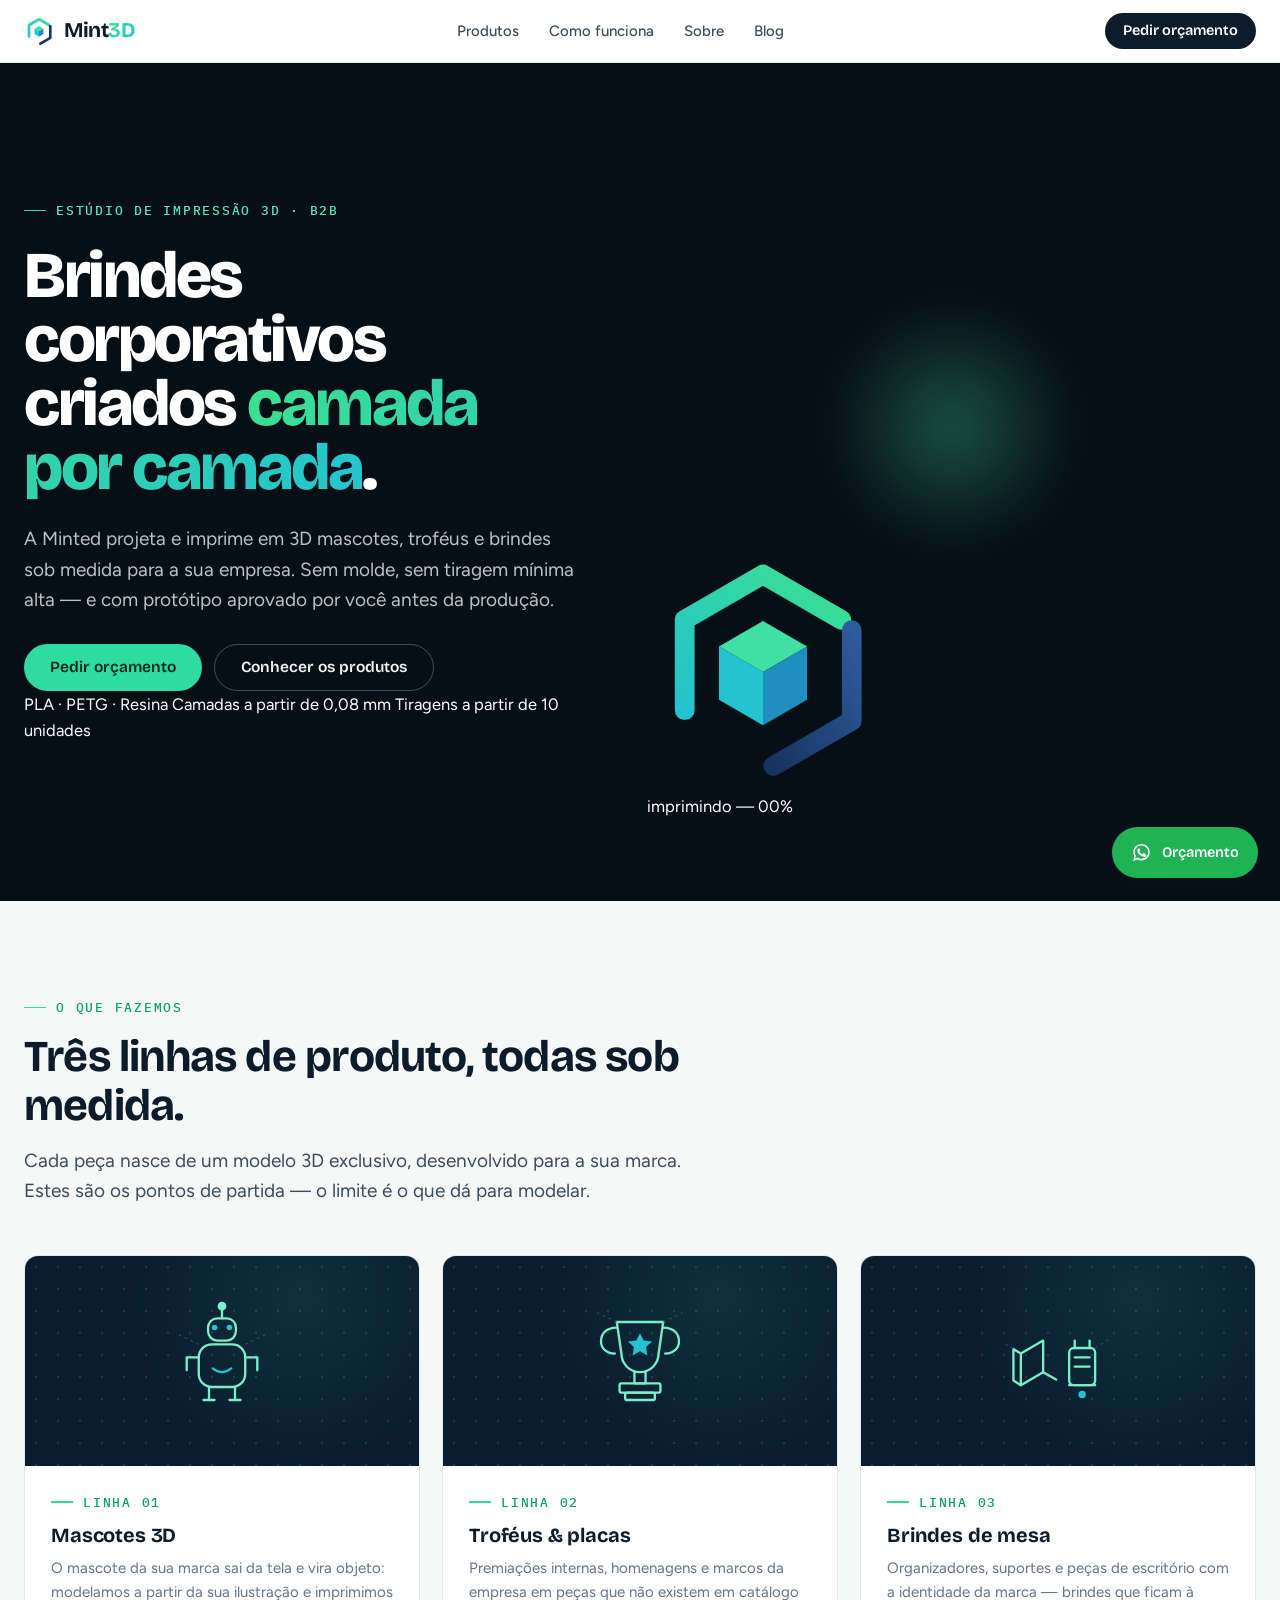
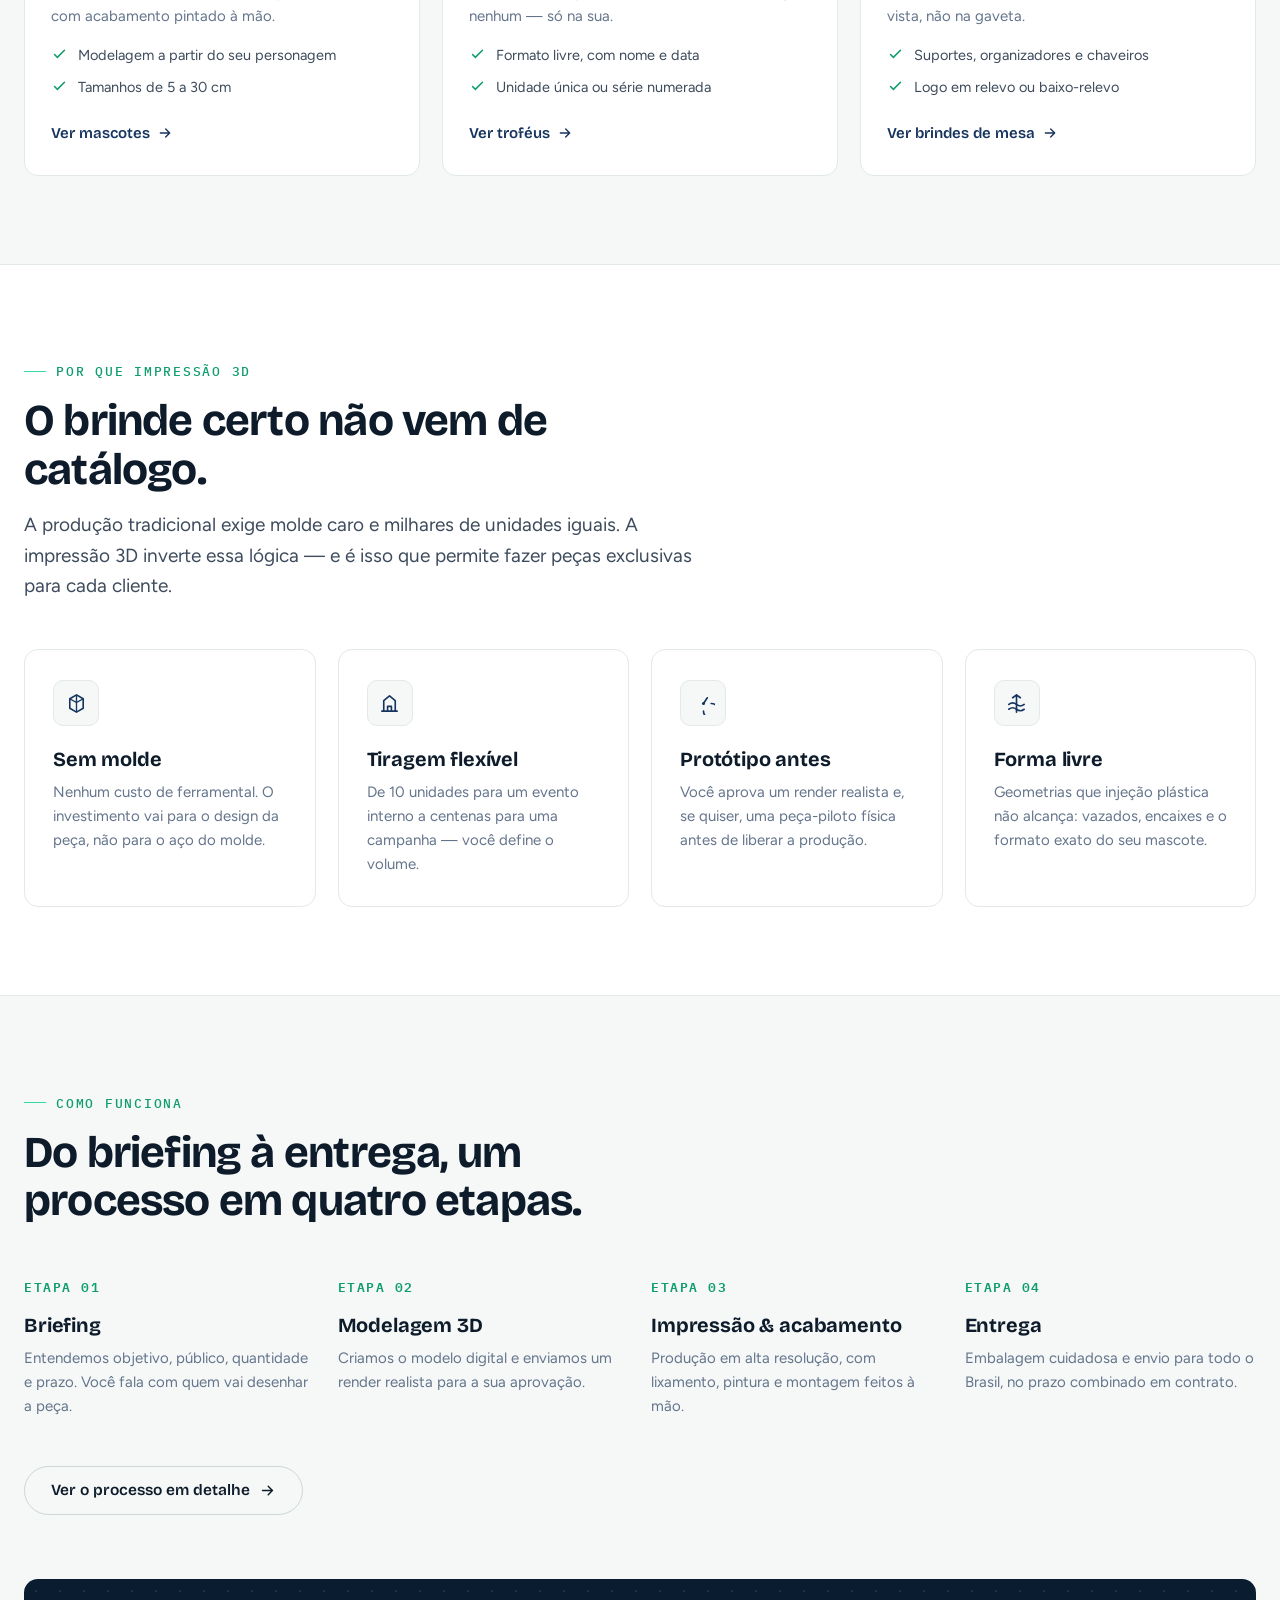
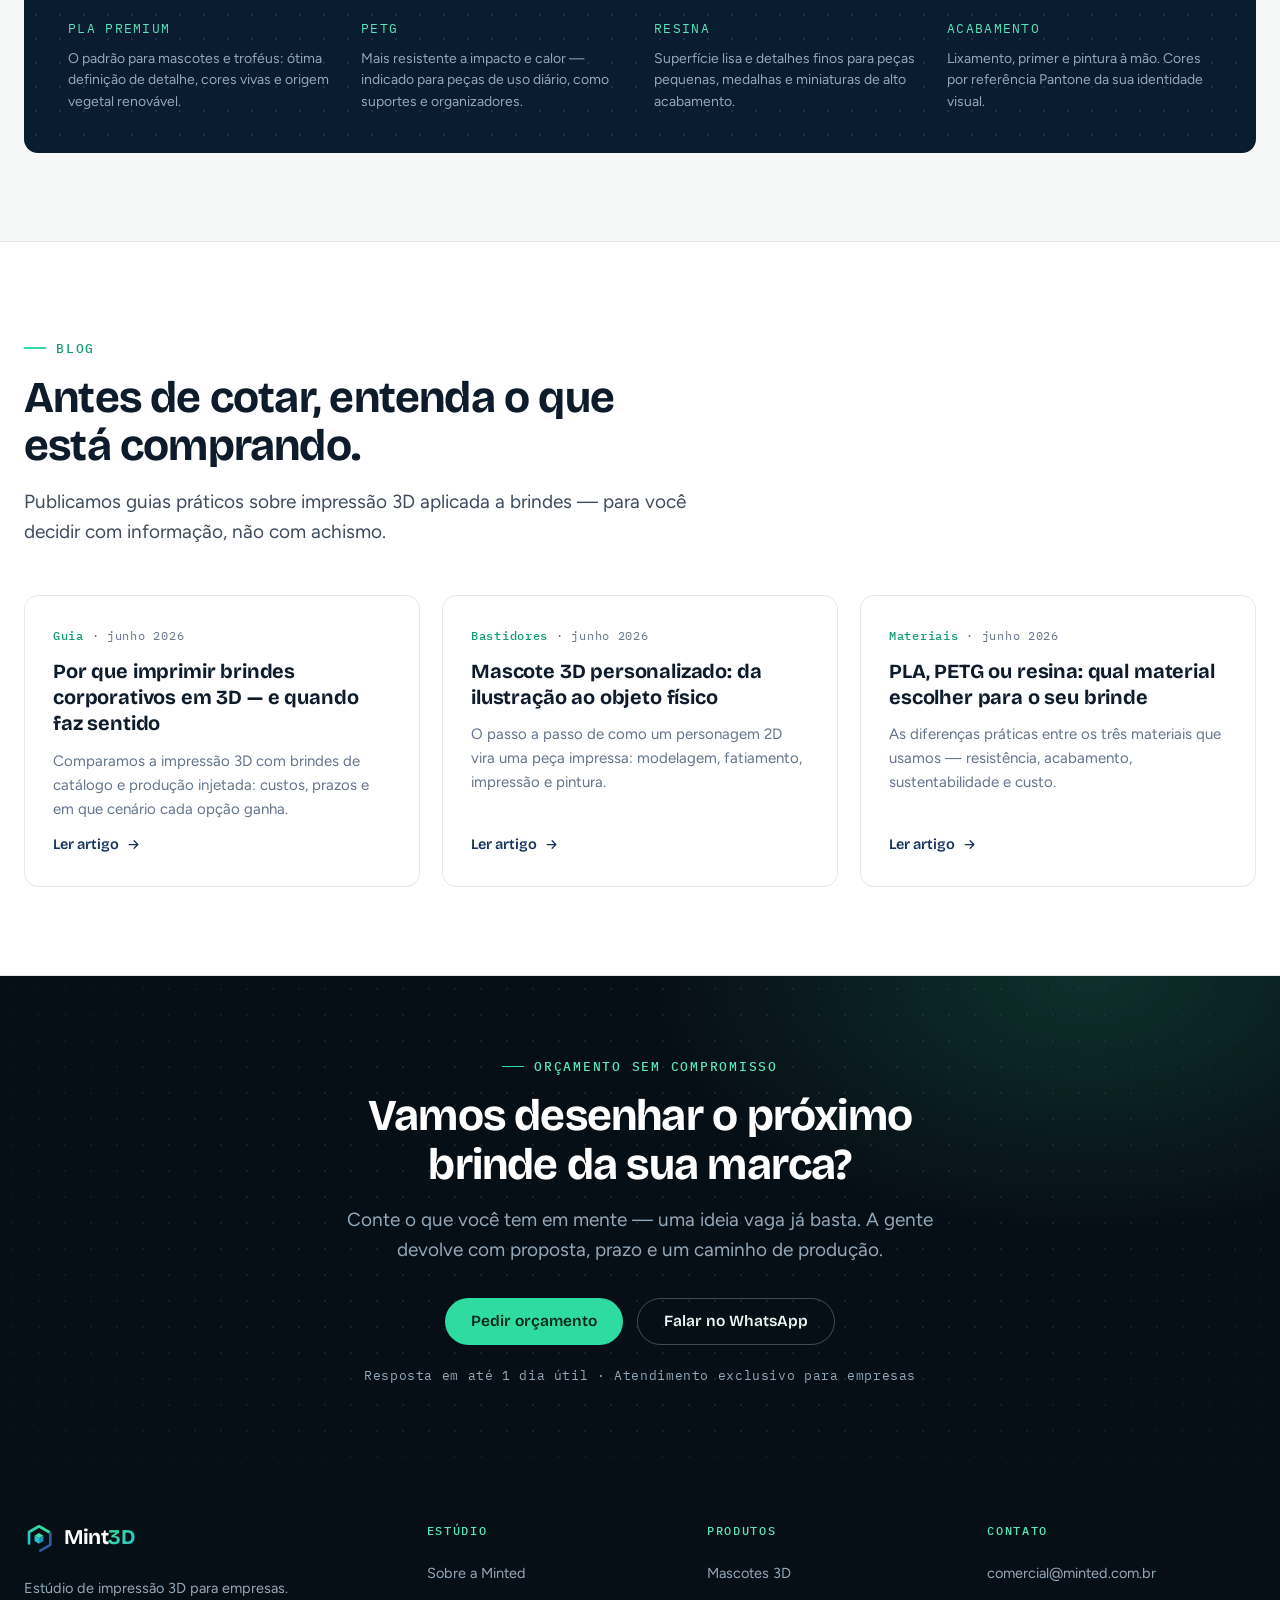
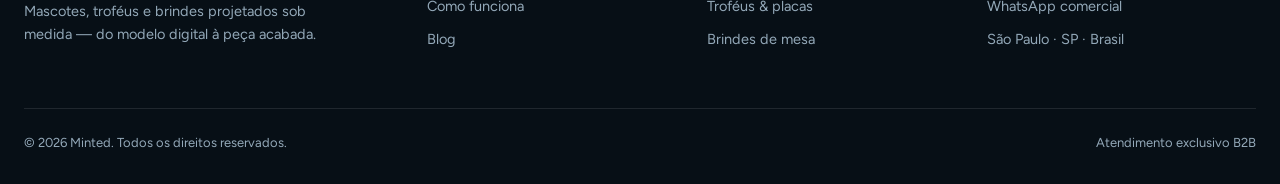
<file: test-hero.html>
<!DOCTYPE html>
<html lang="pt-BR">
<head>
<meta charset="UTF-8" />
<meta name="viewport" content="width=device-width, initial-scale=1" />
<title>Minted — Brindes corporativos e mascotes em impressão 3D para empresas</title>
<meta name="description" content="A Minted projeta e imprime em 3D mascotes, troféus e brindes corporativos sob medida para empresas. Sem molde, tiragens flexíveis e protótipo aprovado antes da produção. Peça um orçamento." />
<link rel="canonical" href="https://www.minted.com.br/" />
<meta name="robots" content="index, follow" />

<meta property="og:type" content="website" />
<meta property="og:site_name" content="Minted" />
<meta property="og:title" content="Minted — Brindes corporativos e mascotes em impressão 3D" />
<meta property="og:description" content="Mascotes, troféus e brindes corporativos sob medida, impressos em 3D. Atendimento exclusivo para empresas." />
<meta property="og:url" content="https://www.minted.com.br/" />
<meta property="og:image" content="https://www.minted.com.br/logo.png" />
<meta property="og:locale" content="pt_BR" />
<meta name="twitter:card" content="summary_large_image" />

<link rel="icon" type="image/svg+xml" href="favicon.svg" />
<link rel="preconnect" href="https://fonts.googleapis.com" />
<link rel="preconnect" href="https://fonts.gstatic.com" crossorigin />
<link href="https://fonts.googleapis.com/css2?family=Bricolage+Grotesque:opsz,wght@12..96,500;600;700;800&family=Figtree:ital,wght@0,400;0,500;0,600;0,700;1,400&family=IBM+Plex+Mono:wght@400;500&display=swap" rel="stylesheet" />
<link rel="stylesheet" href="styles.css" />

<script type="application/ld+json">
{
  "@context": "https://schema.org",
  "@type": "Organization",
  "name": "Minted",
  "alternateName": "Mint3D",
  "url": "https://www.minted.com.br/",
  "logo": "https://www.minted.com.br/logo.png",
  "description": "Estúdio de impressão 3D especializado em brindes corporativos, mascotes e troféus personalizados para empresas (B2B).",
  "email": "comercial@minted.com.br",
  "areaServed": "BR",
  "knowsAbout": ["Impressão 3D", "Brindes corporativos", "Mascotes personalizados", "Troféus personalizados"],
  "sameAs": []
}
</script>
<script type="application/ld+json">
{
  "@context": "https://schema.org",
  "@type": "WebSite",
  "name": "Minted",
  "url": "https://www.minted.com.br/",
  "inLanguage": "pt-BR"
}
</script>
<style>.mark--build .arm{stroke-dashoffset:0!important;animation:none!important}.mark--build .cube-clip{transform:none!important;animation:none!important}.mark--build .scan{opacity:0!important}.hero__glow{opacity:1!important;animation:none!important}</style></head>
<body>

<!-- ============================ HEADER ============================ -->
<header class="header" id="header">
  <div class="container header__inner">
    <a href="index.html" class="brand" aria-label="Minted — página inicial">
      <svg class="brand__mark" viewBox="0 0 200 210" aria-hidden="true">
        <defs><linearGradient id="gnav" x1="1" y1="0" x2="0" y2="1"><stop offset="0" stop-color="#3be08f"/><stop offset="1" stop-color="#24c3cf"/></linearGradient></defs>
        <path d="M167.5 61 L100 22 L32.5 61 L32.5 139" fill="none" stroke="url(#gnav)" stroke-width="18" stroke-linecap="round" stroke-linejoin="round"/>
        <path d="M176.5 70 L176.5 148 L109 187" fill="none" stroke="#16345f" stroke-width="18" stroke-linecap="round" stroke-linejoin="round"/>
        <path d="M100 68 L130 86 L100 104 L70 86 Z" fill="#3fe0a4"/><path d="M70 86 L100 104 L100 140 L70 122 Z" fill="#24c3cf"/><path d="M100 104 L130 86 L130 122 L100 140 Z" fill="#1e8fbe"/>
      </svg>
      <span class="brand__name">Mint<span class="td">3D</span></span>
    </a>

    <nav class="nav" aria-label="Navegação principal">
      <a href="produtos.html">Produtos</a>
      <a href="processo.html">Como funciona</a>
      <a href="sobre.html">Sobre</a>
      <a href="blog/index.html">Blog</a>
    </nav>

    <div class="header__cta">
      <a class="btn btn--dark btn--sm" href="contato.html">Pedir orçamento</a>
      <button class="menu-btn" id="menuBtn" aria-label="Abrir menu" aria-expanded="false"><span></span></button>
    </div>

    <nav class="mobile-nav" aria-label="Menu">
      <a href="produtos.html">Produtos</a>
      <a href="processo.html">Como funciona</a>
      <a href="sobre.html">Sobre</a>
      <a href="blog/index.html">Blog</a>
      <a class="btn btn--dark" href="contato.html">Pedir orçamento</a>
    </nav>
  </div>
</header>

<main>

<!-- ============================= HERO ============================= -->
<section class="hero">
  <div class="container hero__inner">
    <div>
      <span class="spec spec--on-dark">Estúdio de impressão 3D · B2B</span>
      <h1 class="display mt-24">Brindes corporativos criados <em>camada por camada</em>.</h1>
      <p class="lead mt-24">A Minted projeta e imprime em 3D mascotes, troféus e brindes sob medida para a sua empresa. Sem molde, sem tiragem mínima alta — e com protótipo aprovado por você antes da produção.</p>
      <div class="hero__ctas">
        <a class="btn btn--mint" href="contato.html">Pedir orçamento</a>
        <a class="btn btn--line-dark" href="produtos.html">Conhecer os produtos</a>
      </div>
      <div class="hero__specline" aria-label="Especificações técnicas">
        <span><i></i>PLA · PETG · Resina</span>
        <span><i></i>Camadas a partir de 0,08&nbsp;mm</span>
        <span><i></i>Tiragens a partir de 10 unidades</span>
      </div>
    </div>

    <!-- A marca sendo "impressa" sobre um plano cartesiano -->
    <div class="hero__stage" id="heroStage" aria-hidden="true">
      <div class="hero__glow"></div>
      <div class="mark-tilt" id="markTilt">
        <div class="stage-grid"></div>
        <div class="mark-float">
          <svg class="mark mark--build" id="heroMark" viewBox="0 0 200 210">
            <defs>
              <linearGradient id="gh1" x1="1" y1="0" x2="0" y2="1">
                <stop offset="0" stop-color="#3be08f"/><stop offset="1" stop-color="#24c3cf"/>
              </linearGradient>
              <linearGradient id="gh2" x1="1" y1="0" x2="0" y2="1">
                <stop offset="0" stop-color="#2e5a9e"/><stop offset="1" stop-color="#16345f"/>
              </linearGradient>
              <clipPath id="cubeClip"><rect class="cube-clip" x="58" y="52" width="84" height="110"/></clipPath>
            </defs>

            <!-- braços do hexágono -->
            <path class="arm arm-mint" pathLength="1" d="M167.5 61 L100 22 L32.5 61 L32.5 139" stroke="url(#gh1)"/>
            <path class="arm arm-navy" pathLength="1" d="M176.5 70 L176.5 148 L109 187" stroke="url(#gh2)"/>

            <!-- cubo central, impresso de baixo para cima -->
            <g clip-path="url(#cubeClip)">
              <path d="M100 62 L138 84 L100 106 L62 84 Z" fill="#3fe0a4"/>
              <path d="M62 84 L100 106 L100 152 L62 130 Z" fill="#24c3cf"/>
              <path d="M100 106 L138 84 L138 130 L100 152 Z" fill="#1e8fbe"/>
            </g>

            <!-- linha de varredura da "impressora" -->
            <line class="scan" x1="58" y1="52" x2="142" y2="52" stroke="#7cf7d4" stroke-width="2"/>
          </svg>
        </div>
      </div>
      <div class="hero__hud" id="heroHud"><span class="t">imprimindo — 00%</span><span class="bar"><i></i></span></div>
    </div>
  </div>
</section>

<!-- ========================= O QUE FAZEMOS ========================= -->
<section class="section">
  <div class="container">
    <div class="section-head reveal">
      <span class="spec">O que fazemos</span>
      <h2 class="h1 mt-16">Três linhas de produto, todas sob medida.</h2>
      <p class="lead mt-16">Cada peça nasce de um modelo 3D exclusivo, desenvolvido para a sua marca. Estes são os pontos de partida — o limite é o que dá para modelar.</p>
    </div>

    <div class="grid grid--3 mt-48">
      <article class="product-card reveal">
        <div class="product-card__visual">
          <svg viewBox="0 0 140 140" fill="none" role="img" aria-label="Ilustração de mascote em estilo wireframe 3D">
            <g stroke="#7ceec7" stroke-width="2.5" stroke-linejoin="round" stroke-linecap="round">
              <rect x="45" y="52" width="50" height="46" rx="14"/>
              <rect x="55" y="24" width="30" height="24" rx="10"/>
              <line x1="70" y1="24" x2="70" y2="14"/><circle cx="70" cy="11" r="3.5" fill="#7ceec7"/>
              <path d="M45 66 H32 v14 M95 66 h13 v14"/>
              <path d="M56 98 v14 M84 98 v14"/>
              <path d="M50 112 h12 M78 112 h12"/>
            </g>
            <circle cx="62" cy="34" r="3" fill="#24c3cf"/><circle cx="78" cy="34" r="3" fill="#24c3cf"/>
            <path d="M60 78 q10 8 20 0" stroke="#24c3cf" stroke-width="2.5" stroke-linecap="round"/>
            <g stroke="#3a5a7a" stroke-width="1" stroke-dasharray="3 4">
              <line x1="45" y1="52" x2="20" y2="40"/><line x1="95" y1="52" x2="120" y2="40"/>
            </g>
          </svg>
        </div>
        <div class="product-card__body">
          <span class="spec">Linha 01</span>
          <h3 class="h3">Mascotes 3D</h3>
          <p>O mascote da sua marca sai da tela e vira objeto: modelamos a partir da sua ilustração e imprimimos com acabamento pintado à mão.</p>
          <ul class="product-card__list">
            <li><svg viewBox="0 0 24 24" fill="none"><path d="M5 12l4 4 10-10" stroke="currentColor" stroke-width="2.2" stroke-linecap="round"/></svg>Modelagem a partir do seu personagem</li>
            <li><svg viewBox="0 0 24 24" fill="none"><path d="M5 12l4 4 10-10" stroke="currentColor" stroke-width="2.2" stroke-linecap="round"/></svg>Tamanhos de 5 a 30&nbsp;cm</li>
          </ul>
          <a class="product-card__link" href="produtos.html#mascotes">Ver mascotes <svg viewBox="0 0 24 24" fill="none"><path d="M5 12h14M13 6l6 6-6 6" stroke="currentColor" stroke-width="2" stroke-linecap="round" stroke-linejoin="round"/></svg></a>
        </div>
      </article>

      <article class="product-card reveal">
        <div class="product-card__visual">
          <svg viewBox="0 0 140 140" fill="none" role="img" aria-label="Ilustração de troféu em estilo wireframe 3D">
            <g stroke="#7ceec7" stroke-width="2.5" stroke-linejoin="round" stroke-linecap="round">
              <path d="M45 28 h50 l-5 34 a20 20 0 0 1 -40 0 l-5-34z"/>
              <path d="M45 34 c-12 0 -17 7 -17 15 s7 13 15 13"/>
              <path d="M95 34 c12 0 17 7 17 15 s-7 13 -15 13"/>
              <path d="M64 82 v12 h12 v-12"/>
              <rect x="48" y="94" width="44" height="10" rx="2"/>
              <rect x="54" y="104" width="32" height="8" rx="2"/>
            </g>
            <path d="M70 40l4 8 9 1-6.5 6 1.5 9-8-4.5-8 4.5 1.5-9-6.5-6 9-1 4-8z" fill="#24c3cf"/>
            <g stroke="#3a5a7a" stroke-width="1" stroke-dasharray="3 4">
              <line x1="45" y1="28" x2="24" y2="18"/><line x1="95" y1="28" x2="116" y2="18"/>
            </g>
          </svg>
        </div>
        <div class="product-card__body">
          <span class="spec">Linha 02</span>
          <h3 class="h3">Troféus &amp; placas</h3>
          <p>Premiações internas, homenagens e marcos da empresa em peças que não existem em catálogo nenhum — só na sua.</p>
          <ul class="product-card__list">
            <li><svg viewBox="0 0 24 24" fill="none"><path d="M5 12l4 4 10-10" stroke="currentColor" stroke-width="2.2" stroke-linecap="round"/></svg>Formato livre, com nome e data</li>
            <li><svg viewBox="0 0 24 24" fill="none"><path d="M5 12l4 4 10-10" stroke="currentColor" stroke-width="2.2" stroke-linecap="round"/></svg>Unidade única ou série numerada</li>
          </ul>
          <a class="product-card__link" href="produtos.html#trofeus">Ver troféus <svg viewBox="0 0 24 24" fill="none"><path d="M5 12h14M13 6l6 6-6 6" stroke="currentColor" stroke-width="2" stroke-linecap="round" stroke-linejoin="round"/></svg></a>
        </div>
      </article>

      <article class="product-card reveal">
        <div class="product-card__visual">
          <svg viewBox="0 0 140 140" fill="none" role="img" aria-label="Ilustração de objetos de mesa em estilo wireframe 3D">
            <g stroke="#7ceec7" stroke-width="2.5" stroke-linejoin="round" stroke-linecap="round">
              <path d="M30 96 l24-14 v-34 l-24 14z"/>
              <path d="M30 96 l-8-5 v-34 l8 5M54 82 l14 8"/>
              <rect x="82" y="56" width="28" height="40" rx="5"/>
              <path d="M82 96 h28M88 56 v-8 M104 56 v-8"/>
              <line x1="88" y1="66" x2="104" y2="66"/><line x1="88" y1="76" x2="104" y2="76"/>
            </g>
            <circle cx="96" cy="106" r="4" fill="#24c3cf"/>
            <g stroke="#3a5a7a" stroke-width="1" stroke-dasharray="3 4">
              <line x1="22" y1="57" x2="10" y2="50"/><line x1="110" y1="56" x2="126" y2="46"/>
            </g>
          </svg>
        </div>
        <div class="product-card__body">
          <span class="spec">Linha 03</span>
          <h3 class="h3">Brindes de mesa</h3>
          <p>Organizadores, suportes e peças de escritório com a identidade da marca — brindes que ficam à vista, não na gaveta.</p>
          <ul class="product-card__list">
            <li><svg viewBox="0 0 24 24" fill="none"><path d="M5 12l4 4 10-10" stroke="currentColor" stroke-width="2.2" stroke-linecap="round"/></svg>Suportes, organizadores e chaveiros</li>
            <li><svg viewBox="0 0 24 24" fill="none"><path d="M5 12l4 4 10-10" stroke="currentColor" stroke-width="2.2" stroke-linecap="round"/></svg>Logo em relevo ou baixo-relevo</li>
          </ul>
          <a class="product-card__link" href="produtos.html#mesa">Ver brindes de mesa <svg viewBox="0 0 24 24" fill="none"><path d="M5 12h14M13 6l6 6-6 6" stroke="currentColor" stroke-width="2" stroke-linecap="round" stroke-linejoin="round"/></svg></a>
        </div>
      </article>
    </div>
  </div>
</section>

<!-- ====================== POR QUE IMPRESSÃO 3D ====================== -->
<section class="section section--white">
  <div class="container">
    <div class="section-head reveal">
      <span class="spec">Por que impressão 3D</span>
      <h2 class="h1 mt-16">O brinde certo não vem de catálogo.</h2>
      <p class="lead mt-16">A produção tradicional exige molde caro e milhares de unidades iguais. A impressão 3D inverte essa lógica — e é isso que permite fazer peças exclusivas para cada cliente.</p>
    </div>

    <div class="grid grid--4 mt-48">
      <div class="card card--hover reveal">
        <div class="card__ico"><svg viewBox="0 0 24 24" fill="none"><path d="M12 3l7 4v10l-7 4-7-4V7l7-4z" stroke="currentColor" stroke-width="1.7" stroke-linejoin="round"/><path d="M12 3v18M5 7l7 4 7-4" stroke="currentColor" stroke-width="1.4"/></svg></div>
        <h3 class="h3">Sem molde</h3>
        <p class="muted mt-8" style="font-size:15px;">Nenhum custo de ferramental. O investimento vai para o design da peça, não para o aço do molde.</p>
      </div>
      <div class="card card--hover reveal">
        <div class="card__ico"><svg viewBox="0 0 24 24" fill="none"><path d="M4 20h16M6 20V9l6-5 6 5v11" stroke="currentColor" stroke-width="1.7" stroke-linejoin="round" stroke-linecap="round"/><path d="M10 20v-5h4v5" stroke="currentColor" stroke-width="1.7" stroke-linejoin="round"/></svg></div>
        <h3 class="h3">Tiragem flexível</h3>
        <p class="muted mt-8" style="font-size:15px;">De 10 unidades para um evento interno a centenas para uma campanha — você define o volume.</p>
      </div>
      <div class="card card--hover reveal">
        <div class="card__ico"><svg viewBox="0 0 24 24" fill="none"><path d="M12 20a8 8 0 108-8" stroke="currentColor" stroke-width="1.7" stroke-linecap="round"/><path d="M12 12l4-6" stroke="currentColor" stroke-width="1.7" stroke-linecap="round"/><circle cx="12" cy="12" r="1.6" fill="currentColor"/></svg></div>
        <h3 class="h3">Protótipo antes</h3>
        <p class="muted mt-8" style="font-size:15px;">Você aprova um render realista e, se quiser, uma peça-piloto física antes de liberar a produção.</p>
      </div>
      <div class="card card--hover reveal">
        <div class="card__ico"><svg viewBox="0 0 24 24" fill="none"><path d="M12 3v18M12 3l-4 3M12 3l4 3" stroke="currentColor" stroke-width="1.7" stroke-linecap="round" stroke-linejoin="round"/><path d="M4 13c2.5-2 5.5-2 8 0s5.5 2 8 0" stroke="currentColor" stroke-width="1.7" stroke-linecap="round"/><path d="M4 18c2.5-2 5.5-2 8 0s5.5 2 8 0" stroke="currentColor" stroke-width="1.7" stroke-linecap="round"/></svg></div>
        <h3 class="h3">Forma livre</h3>
        <p class="muted mt-8" style="font-size:15px;">Geometrias que injeção plástica não alcança: vazados, encaixes e o formato exato do seu mascote.</p>
      </div>
    </div>
  </div>
</section>

<!-- ========================= PROCESSO TEASER ========================= -->
<section class="section">
  <div class="container">
    <div class="section-head reveal">
      <span class="spec">Como funciona</span>
      <h2 class="h1 mt-16">Do briefing à entrega, um processo em quatro etapas.</h2>
    </div>

    <div class="grid grid--4 mt-48">
      <div class="step reveal">
        <span class="step__num">ETAPA 01</span>
        <h3 class="h3">Briefing</h3>
        <p>Entendemos objetivo, público, quantidade e prazo. Você fala com quem vai desenhar a peça.</p>
      </div>
      <div class="step reveal">
        <span class="step__num">ETAPA 02</span>
        <h3 class="h3">Modelagem 3D</h3>
        <p>Criamos o modelo digital e enviamos um render realista para a sua aprovação.</p>
      </div>
      <div class="step reveal">
        <span class="step__num">ETAPA 03</span>
        <h3 class="h3">Impressão &amp; acabamento</h3>
        <p>Produção em alta resolução, com lixamento, pintura e montagem feitos à mão.</p>
      </div>
      <div class="step reveal">
        <span class="step__num">ETAPA 04</span>
        <h3 class="h3">Entrega</h3>
        <p>Embalagem cuidadosa e envio para todo o Brasil, no prazo combinado em contrato.</p>
      </div>
    </div>

    <div class="mt-48 reveal">
      <a class="btn btn--line" href="processo.html">Ver o processo em detalhe
        <svg viewBox="0 0 24 24" fill="none"><path d="M5 12h14M13 6l6 6-6 6" stroke="currentColor" stroke-width="2" stroke-linecap="round" stroke-linejoin="round"/></svg>
      </a>
    </div>

    <!-- Ficha técnica de materiais -->
    <div class="materials mt-64 reveal">
      <div>
        <div class="m-name">PLA premium</div>
        <p class="m-desc">O padrão para mascotes e troféus: ótima definição de detalhe, cores vivas e origem vegetal renovável.</p>
      </div>
      <div>
        <div class="m-name">PETG</div>
        <p class="m-desc">Mais resistente a impacto e calor — indicado para peças de uso diário, como suportes e organizadores.</p>
      </div>
      <div>
        <div class="m-name">Resina</div>
        <p class="m-desc">Superfície lisa e detalhes finos para peças pequenas, medalhas e miniaturas de alto acabamento.</p>
      </div>
      <div>
        <div class="m-name">Acabamento</div>
        <p class="m-desc">Lixamento, primer e pintura à mão. Cores por referência Pantone da sua identidade visual.</p>
      </div>
    </div>
  </div>
</section>

<!-- =========================== BLOG TEASER =========================== -->
<section class="section section--white">
  <div class="container">
    <div class="section-head reveal">
      <span class="spec">Blog</span>
      <h2 class="h1 mt-16">Antes de cotar, entenda o que está comprando.</h2>
      <p class="lead mt-16">Publicamos guias práticos sobre impressão 3D aplicada a brindes — para você decidir com informação, não com achismo.</p>
    </div>

    <div class="grid grid--3 mt-48">
      <article class="post-card reveal">
        <span class="post-card__meta"><b>Guia</b> · junho 2026</span>
        <h3 class="h3"><a href="blog/brindes-corporativos-impressao-3d.html">Por que imprimir brindes corporativos em 3D — e quando faz sentido</a></h3>
        <p>Comparamos a impressão 3D com brindes de catálogo e produção injetada: custos, prazos e em que cenário cada opção ganha.</p>
        <a class="post-card__link" href="blog/brindes-corporativos-impressao-3d.html">Ler artigo <svg viewBox="0 0 24 24" fill="none"><path d="M5 12h14M13 6l6 6-6 6" stroke="currentColor" stroke-width="2" stroke-linecap="round" stroke-linejoin="round"/></svg></a>
      </article>
      <article class="post-card reveal">
        <span class="post-card__meta"><b>Bastidores</b> · junho 2026</span>
        <h3 class="h3"><a href="blog/mascote-3d-da-ilustracao-ao-objeto.html">Mascote 3D personalizado: da ilustração ao objeto físico</a></h3>
        <p>O passo a passo de como um personagem 2D vira uma peça impressa: modelagem, fatiamento, impressão e pintura.</p>
        <a class="post-card__link" href="blog/mascote-3d-da-ilustracao-ao-objeto.html">Ler artigo <svg viewBox="0 0 24 24" fill="none"><path d="M5 12h14M13 6l6 6-6 6" stroke="currentColor" stroke-width="2" stroke-linecap="round" stroke-linejoin="round"/></svg></a>
      </article>
      <article class="post-card reveal">
        <span class="post-card__meta"><b>Materiais</b> · junho 2026</span>
        <h3 class="h3"><a href="blog/pla-petg-ou-resina-qual-material-escolher.html">PLA, PETG ou resina: qual material escolher para o seu brinde</a></h3>
        <p>As diferenças práticas entre os três materiais que usamos — resistência, acabamento, sustentabilidade e custo.</p>
        <a class="post-card__link" href="blog/pla-petg-ou-resina-qual-material-escolher.html">Ler artigo <svg viewBox="0 0 24 24" fill="none"><path d="M5 12h14M13 6l6 6-6 6" stroke="currentColor" stroke-width="2" stroke-linecap="round" stroke-linejoin="round"/></svg></a>
      </article>
    </div>
  </div>
</section>

<!-- ============================ CTA BAND ============================ -->
<section class="cta-band">
  <div class="container cta-band__inner reveal">
    <span class="spec spec--on-dark" style="justify-content:center;">Orçamento sem compromisso</span>
    <h2 class="h1 mt-16">Vamos desenhar o próximo brinde da sua marca?</h2>
    <p class="lead mt-16">Conte o que você tem em mente — uma ideia vaga já basta. A gente devolve com proposta, prazo e um caminho de produção.</p>
    <div class="cta-band__actions">
      <a class="btn btn--mint" href="contato.html">Pedir orçamento</a>
      <a class="btn btn--line-dark" href="https://wa.me/5500000000000?text=Ol%C3%A1!%20Gostaria%20de%20um%20or%C3%A7amento%20de%20brindes%20corporativos%20em%20impress%C3%A3o%203D." target="_blank" rel="noopener">Falar no WhatsApp</a>
    </div>
    <p class="cta-band__note">Resposta em até 1 dia útil · Atendimento exclusivo para empresas</p>
  </div>
</section>

</main>

<!-- ============================ FOOTER ============================ -->
<footer class="footer">
  <div class="container">
    <div class="footer__grid">
      <div class="footer__about">
        <a href="index.html" class="brand brand--on-dark" aria-label="Minted — página inicial">
          <svg class="brand__mark" viewBox="0 0 200 210" aria-hidden="true">
            <defs><linearGradient id="gfoot" x1="1" y1="0" x2="0" y2="1"><stop offset="0" stop-color="#3be08f"/><stop offset="1" stop-color="#24c3cf"/></linearGradient></defs>
            <path d="M167.5 61 L100 22 L32.5 61 L32.5 139" fill="none" stroke="url(#gfoot)" stroke-width="18" stroke-linecap="round" stroke-linejoin="round"/>
            <path d="M176.5 70 L176.5 148 L109 187" fill="none" stroke="#2e5a9e" stroke-width="18" stroke-linecap="round" stroke-linejoin="round"/>
            <path d="M100 68 L130 86 L100 104 L70 86 Z" fill="#3fe0a4"/><path d="M70 86 L100 104 L100 140 L70 122 Z" fill="#24c3cf"/><path d="M100 104 L130 86 L130 122 L100 140 Z" fill="#1e8fbe"/>
          </svg>
          <span class="brand__name">Mint<span class="td">3D</span></span>
        </a>
        <p>Estúdio de impressão 3D para empresas. Mascotes, troféus e brindes projetados sob medida — do modelo digital à peça acabada.</p>
      </div>
      <div>
        <h4>Estúdio</h4>
        <nav aria-label="Links do estúdio">
          <a href="sobre.html">Sobre a Minted</a>
          <a href="processo.html">Como funciona</a>
          <a href="blog/index.html">Blog</a>
        </nav>
      </div>
      <div>
        <h4>Produtos</h4>
        <nav aria-label="Links de produtos">
          <a href="produtos.html#mascotes">Mascotes 3D</a>
          <a href="produtos.html#trofeus">Troféus &amp; placas</a>
          <a href="produtos.html#mesa">Brindes de mesa</a>
        </nav>
      </div>
      <div>
        <h4>Contato</h4>
        <address>
          <a href="mailto:comercial@minted.com.br">comercial@minted.com.br</a>
          <a href="https://wa.me/5500000000000" target="_blank" rel="noopener">WhatsApp comercial</a>
          <span>São Paulo · SP · Brasil</span>
        </address>
      </div>
    </div>
    <div class="footer__bottom">
      <span>© 2026 Minted. Todos os direitos reservados.</span>
      <span>Atendimento exclusivo B2B</span>
    </div>
  </div>
</footer>

<!-- WhatsApp flutuante -->
<a class="wa-float" href="https://wa.me/5500000000000?text=Ol%C3%A1!%20Gostaria%20de%20um%20or%C3%A7amento%20de%20brindes%20corporativos%20em%20impress%C3%A3o%203D." target="_blank" rel="noopener" aria-label="Pedir orçamento pelo WhatsApp">
  <svg viewBox="0 0 32 32" fill="currentColor" aria-hidden="true"><path d="M16 3C9 3 3.5 8.5 3.5 15.4c0 2.4.7 4.7 1.9 6.7L3 29l7.1-2.3a12.7 12.7 0 005.9 1.5c7 0 12.5-5.5 12.5-12.4C28.5 8.5 23 3 16 3zm0 22.5c-1.9 0-3.7-.5-5.3-1.5l-.4-.2-4.2 1.4 1.4-4.1-.3-.4a10 10 0 01-1.6-5.3C5.6 9.9 10.2 5.4 16 5.4s10.4 4.5 10.4 10c0 5.6-4.6 10.1-10.4 10.1zm5.7-7.5c-.3-.2-1.8-.9-2.1-1-.3-.1-.5-.2-.7.1s-.8 1-1 1.2c-.2.2-.4.2-.7.1-1.8-.9-3-1.6-4.2-3.6-.3-.5.3-.5.8-1.6.1-.2 0-.4 0-.6s-.7-1.7-1-2.3c-.3-.6-.5-.5-.7-.5h-.6c-.2 0-.6.1-.9.4-.3.3-1.2 1.2-1.2 2.9s1.2 3.4 1.4 3.6c.2.2 2.4 3.7 5.9 5.2 2.2.9 3 1 4.1.8.7-.1 1.8-.7 2.1-1.5.3-.7.3-1.4.2-1.5-.1-.2-.3-.2-.6-.4z"/></svg>
  <span>Orçamento</span>
</a>

<script src="script.js"></script>
</body>
</html>
</file>
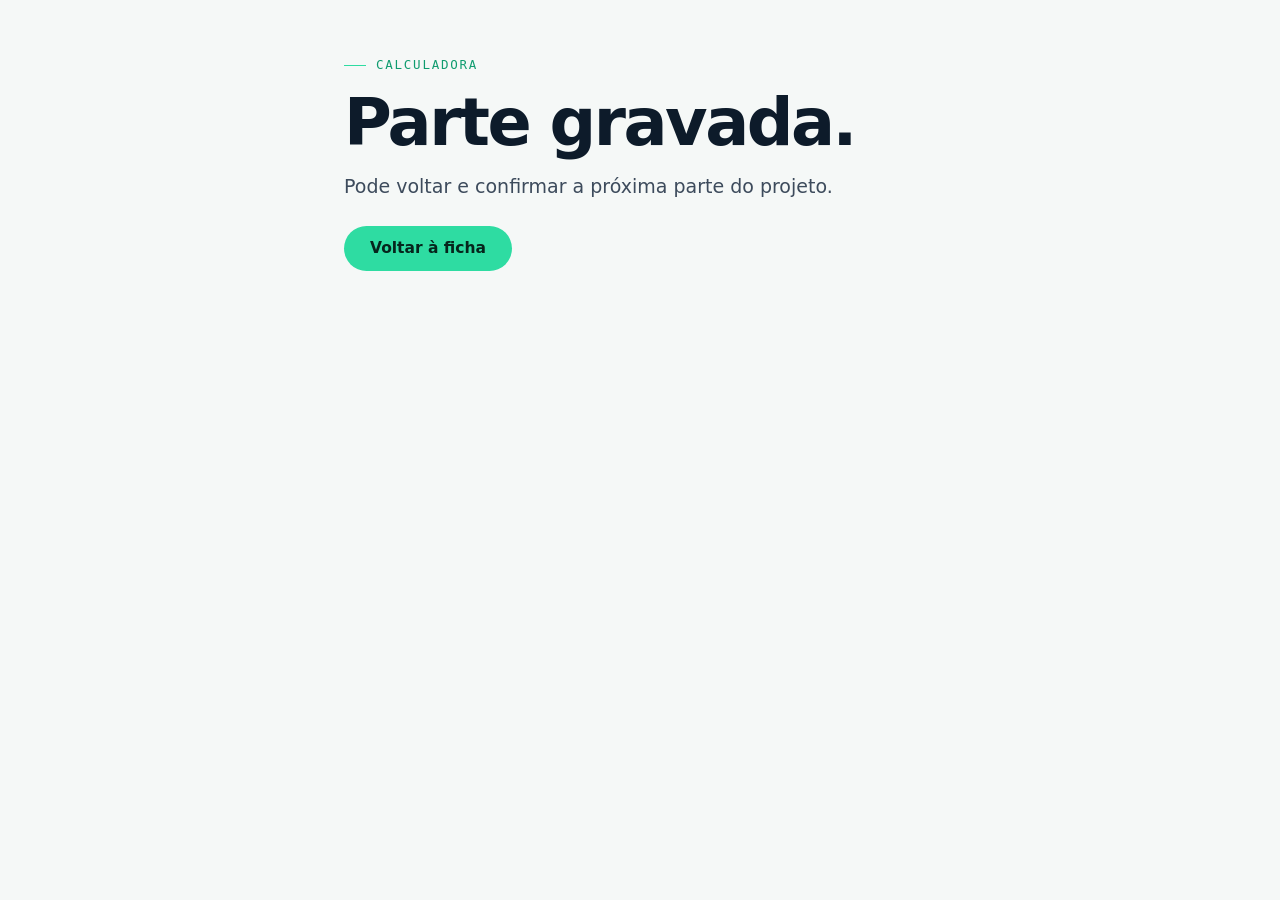
<file: admin/obrigado.html>
<!DOCTYPE html>
<html lang="pt-BR">
<head>
<meta charset="UTF-8" />
<meta name="robots" content="noindex, nofollow" />
<meta name="viewport" content="width=device-width, initial-scale=1" />
<title>Parte gravada | Minted</title>
<link rel="stylesheet" href="../styles.css" />
</head>
<body style="padding:48px 20px">
  <div class="container" style="max-width:40rem">
    <p class="spec">Calculadora</p>
    <h1 class="display mt-16">Parte gravada.</h1>
    <p class="lead mt-16">Pode voltar e confirmar a próxima parte do projeto.</p>
    <p class="mt-24"><a class="btn btn--mint" href="./">Voltar à ficha</a></p>
  </div>
</body>
</html>
</file>
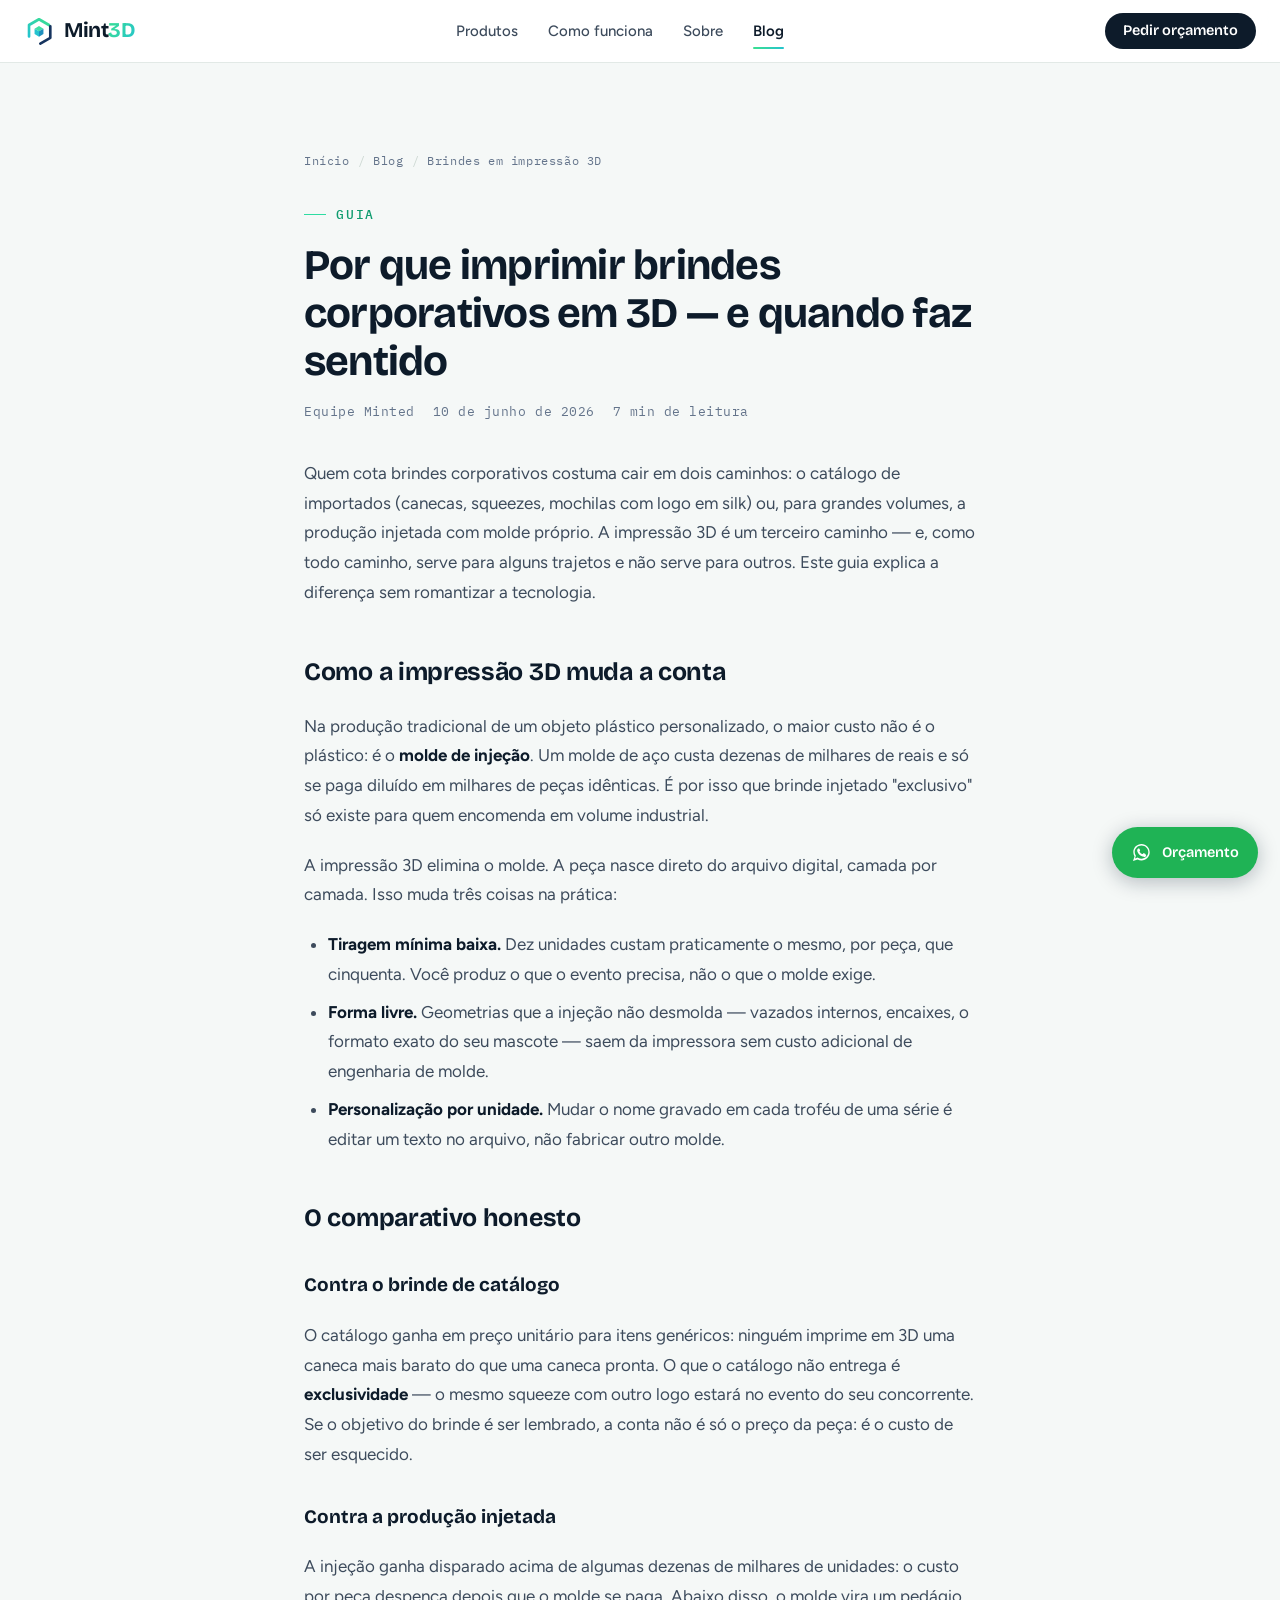
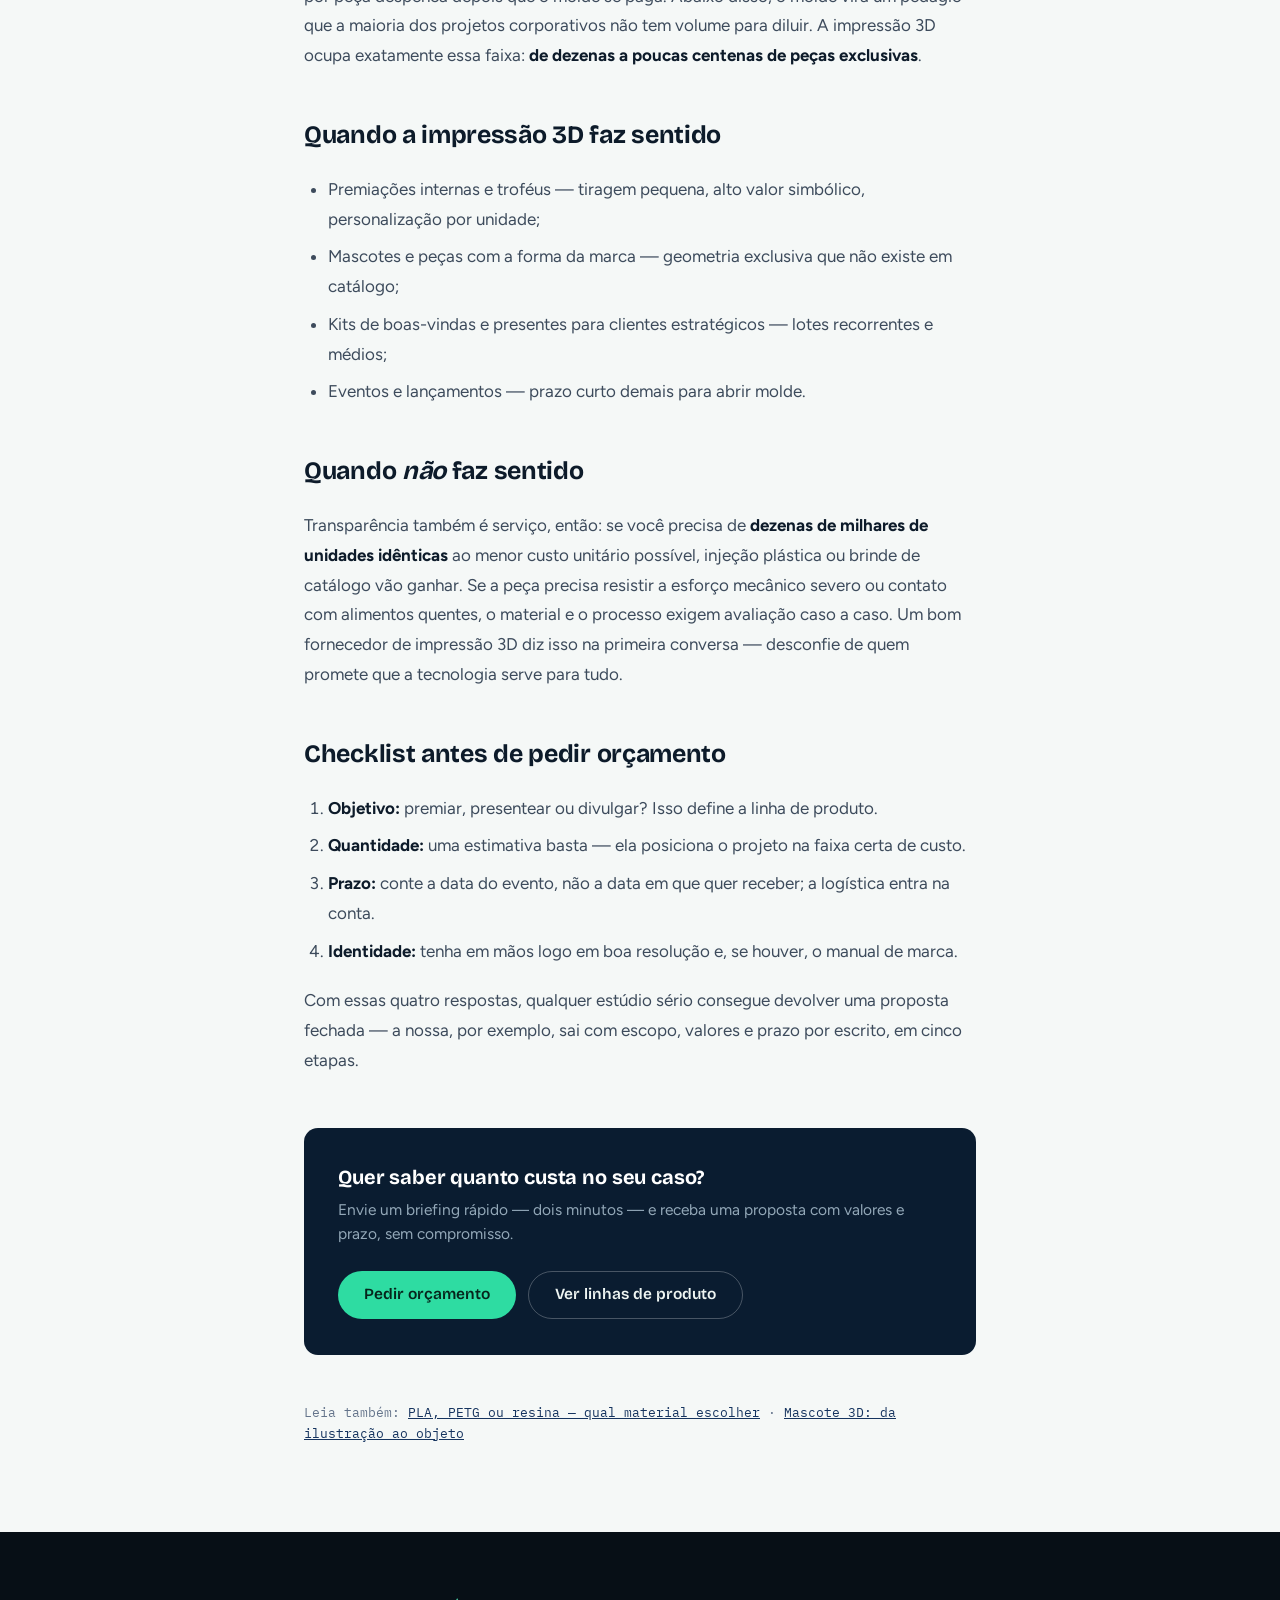
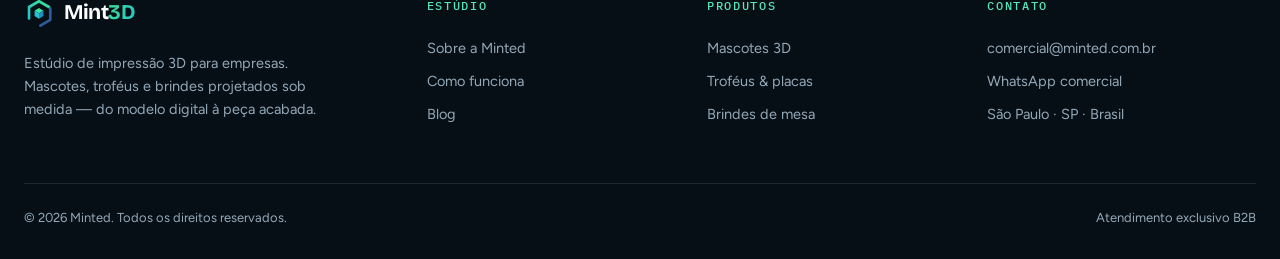
<file: blog/brindes-corporativos-impressao-3d.html>
<!DOCTYPE html>
<html lang="pt-BR">
<head>
<meta charset="UTF-8" />
<meta name="viewport" content="width=device-width, initial-scale=1" />
<title>Por que imprimir brindes corporativos em 3D — e quando faz sentido | Blog Minted</title>
<meta name="description" content="Impressão 3D vale a pena para brindes corporativos? Comparamos com brindes de catálogo e produção injetada: custos, prazos, tiragens mínimas e o cenário em que cada opção ganha." />
<link rel="canonical" href="https://www.minted.com.br/blog/brindes-corporativos-impressao-3d.html" />
<meta name="robots" content="index, follow" />

<meta property="og:type" content="article" />
<meta property="og:site_name" content="Minted" />
<meta property="og:title" content="Por que imprimir brindes corporativos em 3D — e quando faz sentido" />
<meta property="og:description" content="Comparamos impressão 3D, brindes de catálogo e produção injetada: custos, prazos e quando cada opção ganha." />
<meta property="og:url" content="https://www.minted.com.br/blog/brindes-corporativos-impressao-3d.html" />
<meta property="og:image" content="https://www.minted.com.br/logo.png" />
<meta property="og:locale" content="pt_BR" />
<meta property="article:published_time" content="2026-06-10" />

<link rel="icon" type="image/svg+xml" href="../favicon.svg" />
<link rel="preconnect" href="https://fonts.googleapis.com" />
<link rel="preconnect" href="https://fonts.gstatic.com" crossorigin />
<link href="https://fonts.googleapis.com/css2?family=Bricolage+Grotesque:opsz,wght@12..96,500;600;700;800&family=Figtree:ital,wght@0,400;0,500;0,600;0,700;1,400&family=IBM+Plex+Mono:wght@400;500&display=swap" rel="stylesheet" />
<link rel="stylesheet" href="../styles.css" />

<script type="application/ld+json">
{
  "@context": "https://schema.org",
  "@type": "BlogPosting",
  "headline": "Por que imprimir brindes corporativos em 3D — e quando faz sentido",
  "description": "Comparativo honesto entre impressão 3D, brindes de catálogo e produção injetada para brindes corporativos.",
  "datePublished": "2026-06-10",
  "dateModified": "2026-06-10",
  "inLanguage": "pt-BR",
  "author": { "@type": "Organization", "name": "Minted" },
  "publisher": { "@type": "Organization", "name": "Minted", "logo": { "@type": "ImageObject", "url": "https://www.minted.com.br/logo.png" } },
  "mainEntityOfPage": "https://www.minted.com.br/blog/brindes-corporativos-impressao-3d.html",
  "image": "https://www.minted.com.br/logo.png"
}
</script>
<script type="application/ld+json">
{
  "@context": "https://schema.org",
  "@type": "BreadcrumbList",
  "itemListElement": [
    { "@type": "ListItem", "position": 1, "name": "Início", "item": "https://www.minted.com.br/" },
    { "@type": "ListItem", "position": 2, "name": "Blog", "item": "https://www.minted.com.br/blog/" },
    { "@type": "ListItem", "position": 3, "name": "Por que imprimir brindes corporativos em 3D", "item": "https://www.minted.com.br/blog/brindes-corporativos-impressao-3d.html" }
  ]
}
</script>
</head>
<body>

<header class="header" id="header">
  <div class="container header__inner">
    <a href="../index.html" class="brand" aria-label="Minted — página inicial">
      <svg class="brand__mark" viewBox="0 0 200 210" aria-hidden="true">
        <defs><linearGradient id="gnav" x1="1" y1="0" x2="0" y2="1"><stop offset="0" stop-color="#3be08f"/><stop offset="1" stop-color="#24c3cf"/></linearGradient></defs>
        <path d="M167.5 61 L100 22 L32.5 61 L32.5 139" fill="none" stroke="url(#gnav)" stroke-width="18" stroke-linecap="round" stroke-linejoin="round"/>
        <path d="M176.5 70 L176.5 148 L109 187" fill="none" stroke="#16345f" stroke-width="18" stroke-linecap="round" stroke-linejoin="round"/>
        <path d="M100 68 L130 86 L100 104 L70 86 Z" fill="#3fe0a4"/><path d="M70 86 L100 104 L100 140 L70 122 Z" fill="#24c3cf"/><path d="M100 104 L130 86 L130 122 L100 140 Z" fill="#1e8fbe"/>
      </svg>
      <span class="brand__name">Mint<span class="td">3D</span></span>
    </a>
    <nav class="nav" aria-label="Navegação principal">
      <a href="../produtos.html">Produtos</a>
      <a href="../processo.html">Como funciona</a>
      <a href="../sobre.html">Sobre</a>
      <a href="index.html" aria-current="page">Blog</a>
    </nav>
    <div class="header__cta">
      <a class="btn btn--dark btn--sm" href="../contato.html">Pedir orçamento</a>
      <button class="menu-btn" id="menuBtn" aria-label="Abrir menu" aria-expanded="false"><span></span></button>
    </div>
    <nav class="mobile-nav" aria-label="Menu">
      <a href="../produtos.html">Produtos</a>
      <a href="../processo.html">Como funciona</a>
      <a href="../sobre.html">Sobre</a>
      <a href="index.html" aria-current="page">Blog</a>
      <a class="btn btn--dark" href="../contato.html">Pedir orçamento</a>
    </nav>
  </div>
</header>

<main>

<article class="section">
  <div class="container article">
    <nav class="breadcrumb" aria-label="Você está em">
      <a href="../index.html">Início</a><span class="sep">/</span><a href="index.html">Blog</a><span class="sep">/</span><span>Brindes em impressão 3D</span>
    </nav>
    <span class="spec">Guia</span>
    <h1>Por que imprimir brindes corporativos em 3D — e quando faz sentido</h1>
    <div class="article__meta mt-16">
      <span>Equipe Minted</span>
      <time datetime="2026-06-10">10 de junho de 2026</time>
      <span>7 min de leitura</span>
    </div>

    <div class="article__body">
      <p>Quem cota brindes corporativos costuma cair em dois caminhos: o catálogo de importados (canecas, squeezes, mochilas com logo em silk) ou, para grandes volumes, a produção injetada com molde próprio. A impressão 3D é um terceiro caminho — e, como todo caminho, serve para alguns trajetos e não serve para outros. Este guia explica a diferença sem romantizar a tecnologia.</p>

      <h2>Como a impressão 3D muda a conta</h2>
      <p>Na produção tradicional de um objeto plástico personalizado, o maior custo não é o plástico: é o <strong>molde de injeção</strong>. Um molde de aço custa dezenas de milhares de reais e só se paga diluído em milhares de peças idênticas. É por isso que brinde injetado "exclusivo" só existe para quem encomenda em volume industrial.</p>
      <p>A impressão 3D elimina o molde. A peça nasce direto do arquivo digital, camada por camada. Isso muda três coisas na prática:</p>
      <ul>
        <li><strong>Tiragem mínima baixa.</strong> Dez unidades custam praticamente o mesmo, por peça, que cinquenta. Você produz o que o evento precisa, não o que o molde exige.</li>
        <li><strong>Forma livre.</strong> Geometrias que a injeção não desmolda — vazados internos, encaixes, o formato exato do seu mascote — saem da impressora sem custo adicional de engenharia de molde.</li>
        <li><strong>Personalização por unidade.</strong> Mudar o nome gravado em cada troféu de uma série é editar um texto no arquivo, não fabricar outro molde.</li>
      </ul>

      <h2>O comparativo honesto</h2>
      <h3>Contra o brinde de catálogo</h3>
      <p>O catálogo ganha em preço unitário para itens genéricos: ninguém imprime em 3D uma caneca mais barato do que uma caneca pronta. O que o catálogo não entrega é <strong>exclusividade</strong> — o mesmo squeeze com outro logo estará no evento do seu concorrente. Se o objetivo do brinde é ser lembrado, a conta não é só o preço da peça: é o custo de ser esquecido.</p>
      <h3>Contra a produção injetada</h3>
      <p>A injeção ganha disparado acima de algumas dezenas de milhares de unidades: o custo por peça despenca depois que o molde se paga. Abaixo disso, o molde vira um pedágio que a maioria dos projetos corporativos não tem volume para diluir. A impressão 3D ocupa exatamente essa faixa: <strong>de dezenas a poucas centenas de peças exclusivas</strong>.</p>

      <h2>Quando a impressão 3D faz sentido</h2>
      <ul>
        <li>Premiações internas e troféus — tiragem pequena, alto valor simbólico, personalização por unidade;</li>
        <li>Mascotes e peças com a forma da marca — geometria exclusiva que não existe em catálogo;</li>
        <li>Kits de boas-vindas e presentes para clientes estratégicos — lotes recorrentes e médios;</li>
        <li>Eventos e lançamentos — prazo curto demais para abrir molde.</li>
      </ul>

      <h2>Quando <em>não</em> faz sentido</h2>
      <p>Transparência também é serviço, então: se você precisa de <strong>dezenas de milhares de unidades idênticas</strong> ao menor custo unitário possível, injeção plástica ou brinde de catálogo vão ganhar. Se a peça precisa resistir a esforço mecânico severo ou contato com alimentos quentes, o material e o processo exigem avaliação caso a caso. Um bom fornecedor de impressão 3D diz isso na primeira conversa — desconfie de quem promete que a tecnologia serve para tudo.</p>

      <h2>Checklist antes de pedir orçamento</h2>
      <ol>
        <li><strong>Objetivo:</strong> premiar, presentear ou divulgar? Isso define a linha de produto.</li>
        <li><strong>Quantidade:</strong> uma estimativa basta — ela posiciona o projeto na faixa certa de custo.</li>
        <li><strong>Prazo:</strong> conte a data do evento, não a data em que quer receber; a logística entra na conta.</li>
        <li><strong>Identidade:</strong> tenha em mãos logo em boa resolução e, se houver, o manual de marca.</li>
      </ol>
      <p>Com essas quatro respostas, qualquer estúdio sério consegue devolver uma proposta fechada — a nossa, por exemplo, sai com escopo, valores e prazo <a href="../processo.html">por escrito, em cinco etapas</a>.</p>
    </div>

    <div class="article__cta">
      <h2 class="h3">Quer saber quanto custa no seu caso?</h2>
      <p>Envie um briefing rápido — dois minutos — e receba uma proposta com valores e prazo, sem compromisso.</p>
      <div class="mt-24" style="display:flex; gap:12px; flex-wrap:wrap;">
        <a class="btn btn--mint" href="../contato.html">Pedir orçamento</a>
        <a class="btn btn--line-dark" href="../produtos.html">Ver linhas de produto</a>
      </div>
    </div>

    <p class="mt-48" style="font-family:var(--font-mono); font-size:13px; color:var(--ink-3);">Leia também:
      <a href="pla-petg-ou-resina-qual-material-escolher.html" style="color:var(--navy); text-decoration:underline;">PLA, PETG ou resina — qual material escolher</a> ·
      <a href="mascote-3d-da-ilustracao-ao-objeto.html" style="color:var(--navy); text-decoration:underline;">Mascote 3D: da ilustração ao objeto</a>
    </p>
  </div>
</article>

</main>

<footer class="footer">
  <div class="container">
    <div class="footer__grid">
      <div class="footer__about">
        <a href="../index.html" class="brand brand--on-dark" aria-label="Minted — página inicial">
          <svg class="brand__mark" viewBox="0 0 200 210" aria-hidden="true">
            <defs><linearGradient id="gfoot" x1="1" y1="0" x2="0" y2="1"><stop offset="0" stop-color="#3be08f"/><stop offset="1" stop-color="#24c3cf"/></linearGradient></defs>
            <path d="M167.5 61 L100 22 L32.5 61 L32.5 139" fill="none" stroke="url(#gfoot)" stroke-width="18" stroke-linecap="round" stroke-linejoin="round"/>
            <path d="M176.5 70 L176.5 148 L109 187" fill="none" stroke="#2e5a9e" stroke-width="18" stroke-linecap="round" stroke-linejoin="round"/>
            <path d="M100 68 L130 86 L100 104 L70 86 Z" fill="#3fe0a4"/><path d="M70 86 L100 104 L100 140 L70 122 Z" fill="#24c3cf"/><path d="M100 104 L130 86 L130 122 L100 140 Z" fill="#1e8fbe"/>
          </svg>
          <span class="brand__name">Mint<span class="td">3D</span></span>
        </a>
        <p>Estúdio de impressão 3D para empresas. Mascotes, troféus e brindes projetados sob medida — do modelo digital à peça acabada.</p>
      </div>
      <div>
        <h4>Estúdio</h4>
        <nav aria-label="Links do estúdio">
          <a href="../sobre.html">Sobre a Minted</a>
          <a href="../processo.html">Como funciona</a>
          <a href="index.html">Blog</a>
        </nav>
      </div>
      <div>
        <h4>Produtos</h4>
        <nav aria-label="Links de produtos">
          <a href="../produtos.html#mascotes">Mascotes 3D</a>
          <a href="../produtos.html#trofeus">Troféus &amp; placas</a>
          <a href="../produtos.html#mesa">Brindes de mesa</a>
        </nav>
      </div>
      <div>
        <h4>Contato</h4>
        <address>
          <a href="mailto:comercial@minted.com.br">comercial@minted.com.br</a>
          <a href="https://wa.me/5500000000000" target="_blank" rel="noopener">WhatsApp comercial</a>
          <span>São Paulo · SP · Brasil</span>
        </address>
      </div>
    </div>
    <div class="footer__bottom">
      <span>© 2026 Minted. Todos os direitos reservados.</span>
      <span>Atendimento exclusivo B2B</span>
    </div>
  </div>
</footer>

<a class="wa-float" href="https://wa.me/5500000000000?text=Ol%C3%A1!%20Gostaria%20de%20um%20or%C3%A7amento%20de%20brindes%20corporativos%20em%20impress%C3%A3o%203D." target="_blank" rel="noopener" aria-label="Pedir orçamento pelo WhatsApp">
  <svg viewBox="0 0 32 32" fill="currentColor" aria-hidden="true"><path d="M16 3C9 3 3.5 8.5 3.5 15.4c0 2.4.7 4.7 1.9 6.7L3 29l7.1-2.3a12.7 12.7 0 005.9 1.5c7 0 12.5-5.5 12.5-12.4C28.5 8.5 23 3 16 3zm0 22.5c-1.9 0-3.7-.5-5.3-1.5l-.4-.2-4.2 1.4 1.4-4.1-.3-.4a10 10 0 01-1.6-5.3C5.6 9.9 10.2 5.4 16 5.4s10.4 4.5 10.4 10c0 5.6-4.6 10.1-10.4 10.1zm5.7-7.5c-.3-.2-1.8-.9-2.1-1-.3-.1-.5-.2-.7.1s-.8 1-1 1.2c-.2.2-.4.2-.7.1-1.8-.9-3-1.6-4.2-3.6-.3-.5.3-.5.8-1.6.1-.2 0-.4 0-.6s-.7-1.7-1-2.3c-.3-.6-.5-.5-.7-.5h-.6c-.2 0-.6.1-.9.4-.3.3-1.2 1.2-1.2 2.9s1.2 3.4 1.4 3.6c.2.2 2.4 3.7 5.9 5.2 2.2.9 3 1 4.1.8.7-.1 1.8-.7 2.1-1.5.3-.7.3-1.4.2-1.5-.1-.2-.3-.2-.6-.4z"/></svg>
  <span>Orçamento</span>
</a>

<script src="../script.js"></script>
</body>
</html>
</file>
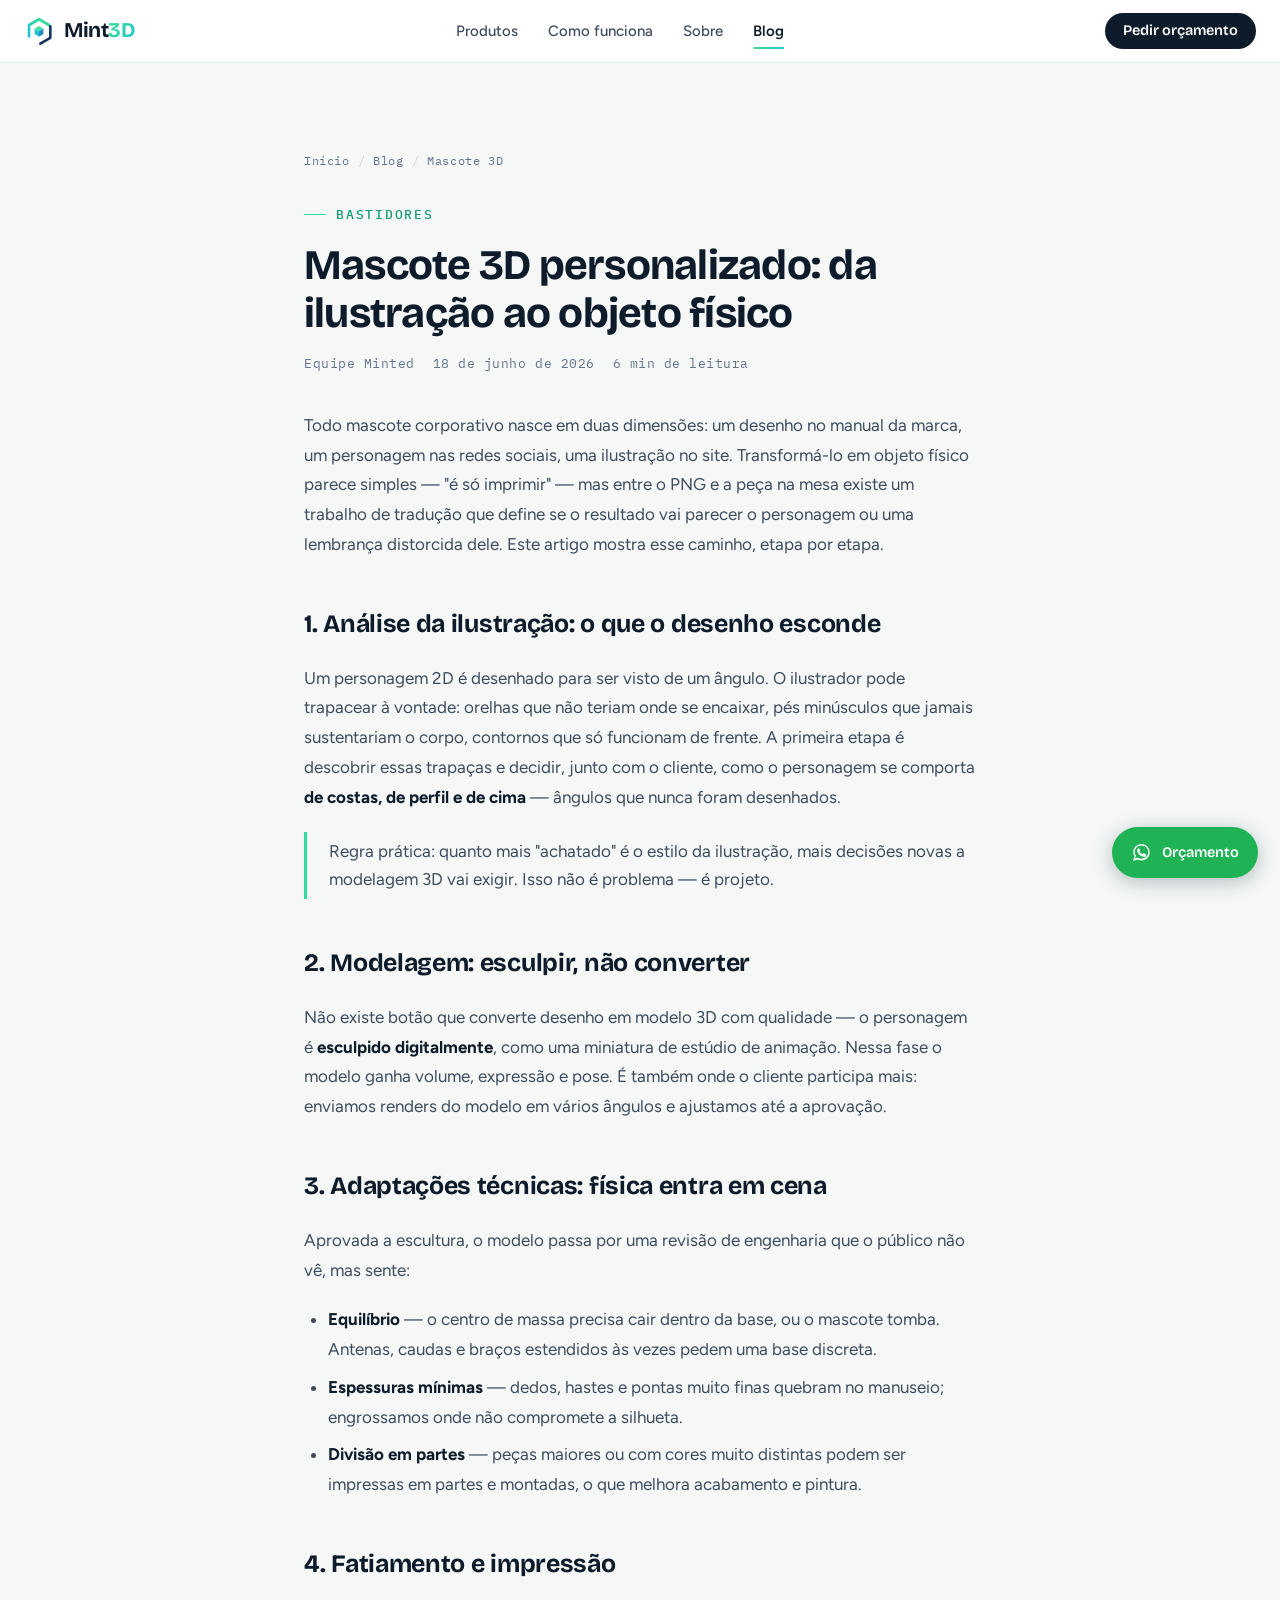
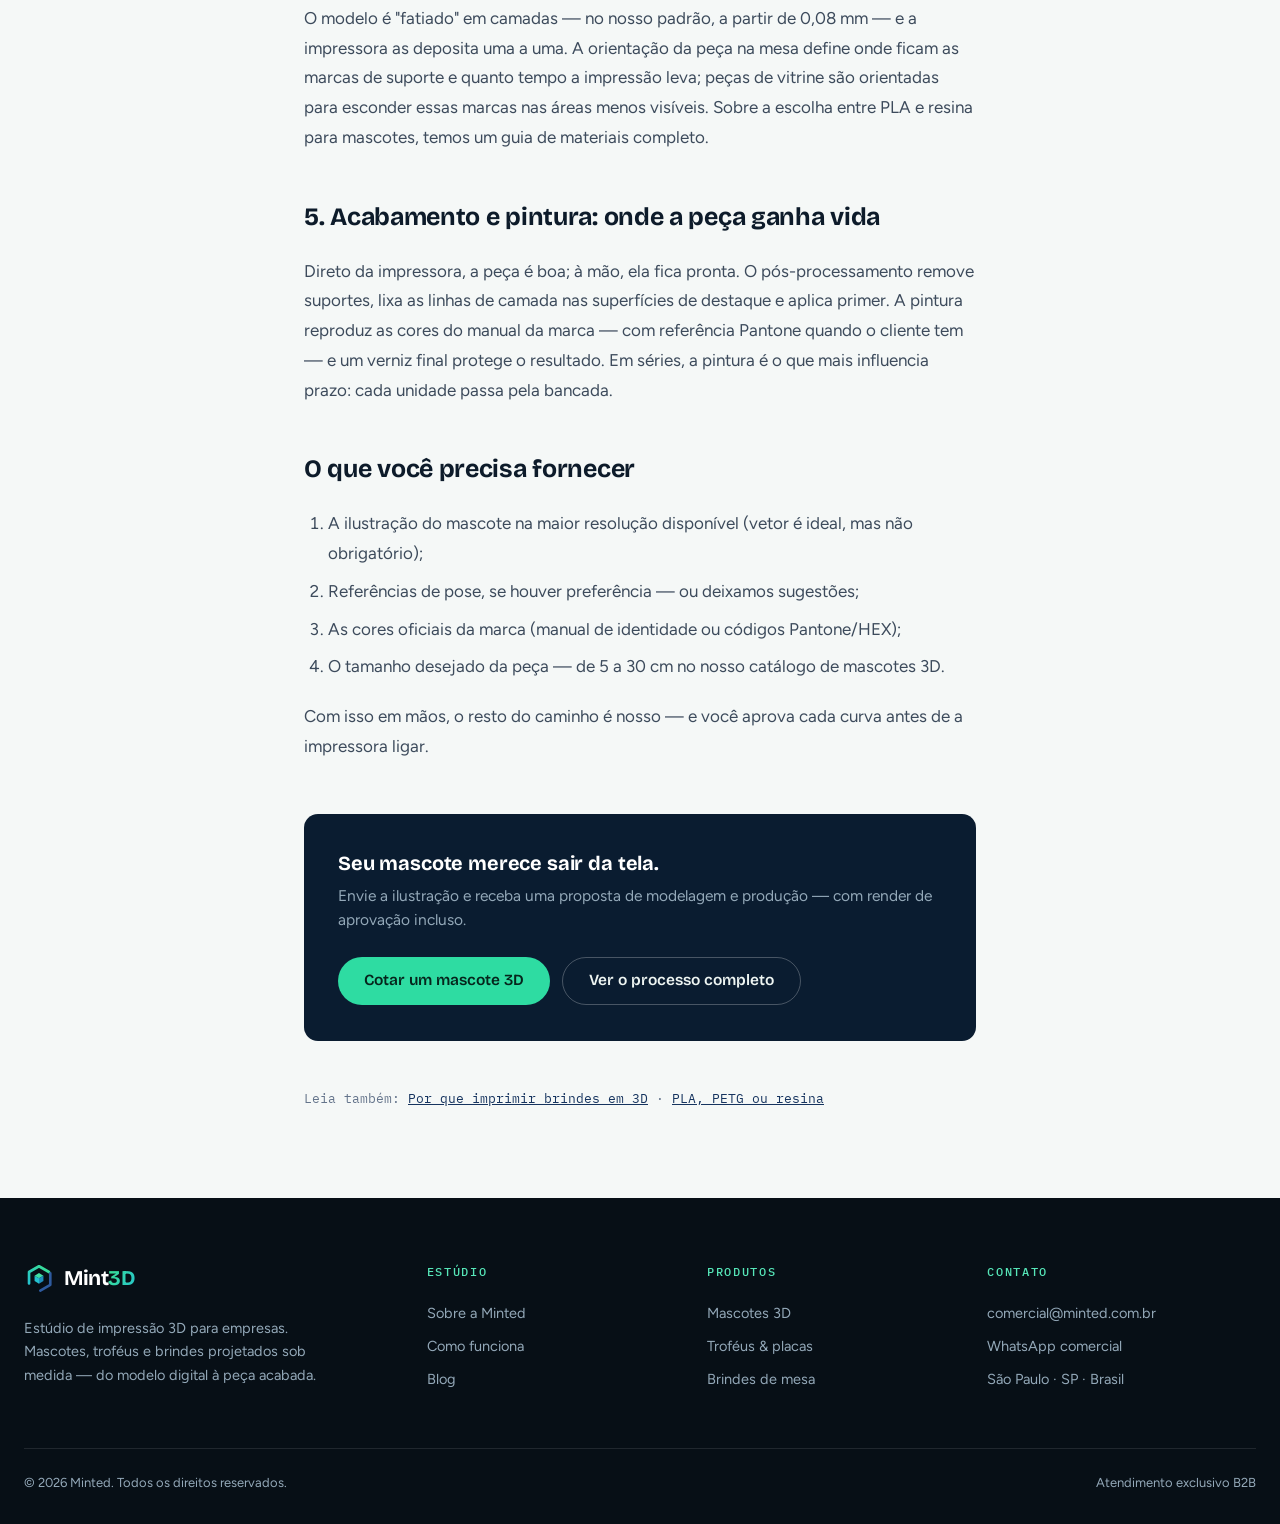
<file: blog/mascote-3d-da-ilustracao-ao-objeto.html>
<!DOCTYPE html>
<html lang="pt-BR">
<head>
<meta charset="UTF-8" />
<meta name="viewport" content="width=device-width, initial-scale=1" />
<title>Mascote 3D personalizado: da ilustração ao objeto físico | Blog Minted</title>
<meta name="description" content="Como transformar o mascote da sua empresa em um objeto impresso em 3D: análise da ilustração, modelagem, adaptações técnicas, impressão e pintura à mão — etapa por etapa." />
<link rel="canonical" href="https://www.minted.com.br/blog/mascote-3d-da-ilustracao-ao-objeto.html" />
<meta name="robots" content="index, follow" />

<meta property="og:type" content="article" />
<meta property="og:site_name" content="Minted" />
<meta property="og:title" content="Mascote 3D personalizado: da ilustração ao objeto físico" />
<meta property="og:description" content="O passo a passo de como um personagem 2D vira uma peça impressa em 3D — e o que pode dar errado em cada etapa." />
<meta property="og:url" content="https://www.minted.com.br/blog/mascote-3d-da-ilustracao-ao-objeto.html" />
<meta property="og:image" content="https://www.minted.com.br/logo.png" />
<meta property="og:locale" content="pt_BR" />
<meta property="article:published_time" content="2026-06-18" />

<link rel="icon" type="image/svg+xml" href="../favicon.svg" />
<link rel="preconnect" href="https://fonts.googleapis.com" />
<link rel="preconnect" href="https://fonts.gstatic.com" crossorigin />
<link href="https://fonts.googleapis.com/css2?family=Bricolage+Grotesque:opsz,wght@12..96,500;600;700;800&family=Figtree:ital,wght@0,400;0,500;0,600;0,700;1,400&family=IBM+Plex+Mono:wght@400;500&display=swap" rel="stylesheet" />
<link rel="stylesheet" href="../styles.css" />

<script type="application/ld+json">
{
  "@context": "https://schema.org",
  "@type": "BlogPosting",
  "headline": "Mascote 3D personalizado: da ilustração ao objeto físico",
  "description": "O passo a passo de como um personagem 2D vira uma peça impressa em 3D: modelagem, adaptações técnicas, impressão e pintura.",
  "datePublished": "2026-06-18",
  "dateModified": "2026-06-18",
  "inLanguage": "pt-BR",
  "author": { "@type": "Organization", "name": "Minted" },
  "publisher": { "@type": "Organization", "name": "Minted", "logo": { "@type": "ImageObject", "url": "https://www.minted.com.br/logo.png" } },
  "mainEntityOfPage": "https://www.minted.com.br/blog/mascote-3d-da-ilustracao-ao-objeto.html",
  "image": "https://www.minted.com.br/logo.png"
}
</script>
<script type="application/ld+json">
{
  "@context": "https://schema.org",
  "@type": "BreadcrumbList",
  "itemListElement": [
    { "@type": "ListItem", "position": 1, "name": "Início", "item": "https://www.minted.com.br/" },
    { "@type": "ListItem", "position": 2, "name": "Blog", "item": "https://www.minted.com.br/blog/" },
    { "@type": "ListItem", "position": 3, "name": "Mascote 3D: da ilustração ao objeto", "item": "https://www.minted.com.br/blog/mascote-3d-da-ilustracao-ao-objeto.html" }
  ]
}
</script>
</head>
<body>

<header class="header" id="header">
  <div class="container header__inner">
    <a href="../index.html" class="brand" aria-label="Minted — página inicial">
      <svg class="brand__mark" viewBox="0 0 200 210" aria-hidden="true">
        <defs><linearGradient id="gnav" x1="1" y1="0" x2="0" y2="1"><stop offset="0" stop-color="#3be08f"/><stop offset="1" stop-color="#24c3cf"/></linearGradient></defs>
        <path d="M167.5 61 L100 22 L32.5 61 L32.5 139" fill="none" stroke="url(#gnav)" stroke-width="18" stroke-linecap="round" stroke-linejoin="round"/>
        <path d="M176.5 70 L176.5 148 L109 187" fill="none" stroke="#16345f" stroke-width="18" stroke-linecap="round" stroke-linejoin="round"/>
        <path d="M100 68 L130 86 L100 104 L70 86 Z" fill="#3fe0a4"/><path d="M70 86 L100 104 L100 140 L70 122 Z" fill="#24c3cf"/><path d="M100 104 L130 86 L130 122 L100 140 Z" fill="#1e8fbe"/>
      </svg>
      <span class="brand__name">Mint<span class="td">3D</span></span>
    </a>
    <nav class="nav" aria-label="Navegação principal">
      <a href="../produtos.html">Produtos</a>
      <a href="../processo.html">Como funciona</a>
      <a href="../sobre.html">Sobre</a>
      <a href="index.html" aria-current="page">Blog</a>
    </nav>
    <div class="header__cta">
      <a class="btn btn--dark btn--sm" href="../contato.html">Pedir orçamento</a>
      <button class="menu-btn" id="menuBtn" aria-label="Abrir menu" aria-expanded="false"><span></span></button>
    </div>
    <nav class="mobile-nav" aria-label="Menu">
      <a href="../produtos.html">Produtos</a>
      <a href="../processo.html">Como funciona</a>
      <a href="../sobre.html">Sobre</a>
      <a href="index.html" aria-current="page">Blog</a>
      <a class="btn btn--dark" href="../contato.html">Pedir orçamento</a>
    </nav>
  </div>
</header>

<main>

<article class="section">
  <div class="container article">
    <nav class="breadcrumb" aria-label="Você está em">
      <a href="../index.html">Início</a><span class="sep">/</span><a href="index.html">Blog</a><span class="sep">/</span><span>Mascote 3D</span>
    </nav>
    <span class="spec">Bastidores</span>
    <h1>Mascote 3D personalizado: da ilustração ao objeto físico</h1>
    <div class="article__meta mt-16">
      <span>Equipe Minted</span>
      <time datetime="2026-06-18">18 de junho de 2026</time>
      <span>6 min de leitura</span>
    </div>

    <div class="article__body">
      <p>Todo mascote corporativo nasce em duas dimensões: um desenho no manual da marca, um personagem nas redes sociais, uma ilustração no site. Transformá-lo em objeto físico parece simples — "é só imprimir" — mas entre o PNG e a peça na mesa existe um trabalho de tradução que define se o resultado vai parecer o personagem ou uma lembrança distorcida dele. Este artigo mostra esse caminho, etapa por etapa.</p>

      <h2>1. Análise da ilustração: o que o desenho esconde</h2>
      <p>Um personagem 2D é desenhado para ser visto de um ângulo. O ilustrador pode trapacear à vontade: orelhas que não teriam onde se encaixar, pés minúsculos que jamais sustentariam o corpo, contornos que só funcionam de frente. A primeira etapa é descobrir essas trapaças e decidir, junto com o cliente, como o personagem se comporta <strong>de costas, de perfil e de cima</strong> — ângulos que nunca foram desenhados.</p>
      <blockquote>Regra prática: quanto mais "achatado" é o estilo da ilustração, mais decisões novas a modelagem 3D vai exigir. Isso não é problema — é projeto.</blockquote>

      <h2>2. Modelagem: esculpir, não converter</h2>
      <p>Não existe botão que converte desenho em modelo 3D com qualidade — o personagem é <strong>esculpido digitalmente</strong>, como uma miniatura de estúdio de animação. Nessa fase o modelo ganha volume, expressão e pose. É também onde o cliente participa mais: enviamos renders do modelo em vários ângulos e ajustamos até a aprovação.</p>

      <h2>3. Adaptações técnicas: física entra em cena</h2>
      <p>Aprovada a escultura, o modelo passa por uma revisão de engenharia que o público não vê, mas sente:</p>
      <ul>
        <li><strong>Equilíbrio</strong> — o centro de massa precisa cair dentro da base, ou o mascote tomba. Antenas, caudas e braços estendidos às vezes pedem uma base discreta.</li>
        <li><strong>Espessuras mínimas</strong> — dedos, hastes e pontas muito finas quebram no manuseio; engrossamos onde não compromete a silhueta.</li>
        <li><strong>Divisão em partes</strong> — peças maiores ou com cores muito distintas podem ser impressas em partes e montadas, o que melhora acabamento e pintura.</li>
      </ul>

      <h2>4. Fatiamento e impressão</h2>
      <p>O modelo é "fatiado" em camadas — no nosso padrão, a partir de 0,08&nbsp;mm — e a impressora as deposita uma a uma. A orientação da peça na mesa define onde ficam as marcas de suporte e quanto tempo a impressão leva; peças de vitrine são orientadas para esconder essas marcas nas áreas menos visíveis. Sobre a escolha entre PLA e resina para mascotes, temos um <a href="pla-petg-ou-resina-qual-material-escolher.html">guia de materiais completo</a>.</p>

      <h2>5. Acabamento e pintura: onde a peça ganha vida</h2>
      <p>Direto da impressora, a peça é boa; à mão, ela fica pronta. O pós-processamento remove suportes, lixa as linhas de camada nas superfícies de destaque e aplica primer. A pintura reproduz as cores do manual da marca — com referência Pantone quando o cliente tem — e um verniz final protege o resultado. Em séries, a pintura é o que mais influencia prazo: cada unidade passa pela bancada.</p>

      <h2>O que você precisa fornecer</h2>
      <ol>
        <li>A ilustração do mascote na maior resolução disponível (vetor é ideal, mas não obrigatório);</li>
        <li>Referências de pose, se houver preferência — ou deixamos sugestões;</li>
        <li>As cores oficiais da marca (manual de identidade ou códigos Pantone/HEX);</li>
        <li>O tamanho desejado da peça — de 5 a 30&nbsp;cm no nosso catálogo de <a href="../produtos.html#mascotes">mascotes 3D</a>.</li>
      </ol>
      <p>Com isso em mãos, o resto do caminho é nosso — e você aprova cada curva antes de a impressora ligar.</p>
    </div>

    <div class="article__cta">
      <h2 class="h3">Seu mascote merece sair da tela.</h2>
      <p>Envie a ilustração e receba uma proposta de modelagem e produção — com render de aprovação incluso.</p>
      <div class="mt-24" style="display:flex; gap:12px; flex-wrap:wrap;">
        <a class="btn btn--mint" href="../contato.html">Cotar um mascote 3D</a>
        <a class="btn btn--line-dark" href="../processo.html">Ver o processo completo</a>
      </div>
    </div>

    <p class="mt-48" style="font-family:var(--font-mono); font-size:13px; color:var(--ink-3);">Leia também:
      <a href="brindes-corporativos-impressao-3d.html" style="color:var(--navy); text-decoration:underline;">Por que imprimir brindes em 3D</a> ·
      <a href="pla-petg-ou-resina-qual-material-escolher.html" style="color:var(--navy); text-decoration:underline;">PLA, PETG ou resina</a>
    </p>
  </div>
</article>

</main>

<footer class="footer">
  <div class="container">
    <div class="footer__grid">
      <div class="footer__about">
        <a href="../index.html" class="brand brand--on-dark" aria-label="Minted — página inicial">
          <svg class="brand__mark" viewBox="0 0 200 210" aria-hidden="true">
            <defs><linearGradient id="gfoot" x1="1" y1="0" x2="0" y2="1"><stop offset="0" stop-color="#3be08f"/><stop offset="1" stop-color="#24c3cf"/></linearGradient></defs>
            <path d="M167.5 61 L100 22 L32.5 61 L32.5 139" fill="none" stroke="url(#gfoot)" stroke-width="18" stroke-linecap="round" stroke-linejoin="round"/>
            <path d="M176.5 70 L176.5 148 L109 187" fill="none" stroke="#2e5a9e" stroke-width="18" stroke-linecap="round" stroke-linejoin="round"/>
            <path d="M100 68 L130 86 L100 104 L70 86 Z" fill="#3fe0a4"/><path d="M70 86 L100 104 L100 140 L70 122 Z" fill="#24c3cf"/><path d="M100 104 L130 86 L130 122 L100 140 Z" fill="#1e8fbe"/>
          </svg>
          <span class="brand__name">Mint<span class="td">3D</span></span>
        </a>
        <p>Estúdio de impressão 3D para empresas. Mascotes, troféus e brindes projetados sob medida — do modelo digital à peça acabada.</p>
      </div>
      <div>
        <h4>Estúdio</h4>
        <nav aria-label="Links do estúdio">
          <a href="../sobre.html">Sobre a Minted</a>
          <a href="../processo.html">Como funciona</a>
          <a href="index.html">Blog</a>
        </nav>
      </div>
      <div>
        <h4>Produtos</h4>
        <nav aria-label="Links de produtos">
          <a href="../produtos.html#mascotes">Mascotes 3D</a>
          <a href="../produtos.html#trofeus">Troféus &amp; placas</a>
          <a href="../produtos.html#mesa">Brindes de mesa</a>
        </nav>
      </div>
      <div>
        <h4>Contato</h4>
        <address>
          <a href="mailto:comercial@minted.com.br">comercial@minted.com.br</a>
          <a href="https://wa.me/5500000000000" target="_blank" rel="noopener">WhatsApp comercial</a>
          <span>São Paulo · SP · Brasil</span>
        </address>
      </div>
    </div>
    <div class="footer__bottom">
      <span>© 2026 Minted. Todos os direitos reservados.</span>
      <span>Atendimento exclusivo B2B</span>
    </div>
  </div>
</footer>

<a class="wa-float" href="https://wa.me/5500000000000?text=Ol%C3%A1!%20Gostaria%20de%20um%20or%C3%A7amento%20de%20brindes%20corporativos%20em%20impress%C3%A3o%203D." target="_blank" rel="noopener" aria-label="Pedir orçamento pelo WhatsApp">
  <svg viewBox="0 0 32 32" fill="currentColor" aria-hidden="true"><path d="M16 3C9 3 3.5 8.5 3.5 15.4c0 2.4.7 4.7 1.9 6.7L3 29l7.1-2.3a12.7 12.7 0 005.9 1.5c7 0 12.5-5.5 12.5-12.4C28.5 8.5 23 3 16 3zm0 22.5c-1.9 0-3.7-.5-5.3-1.5l-.4-.2-4.2 1.4 1.4-4.1-.3-.4a10 10 0 01-1.6-5.3C5.6 9.9 10.2 5.4 16 5.4s10.4 4.5 10.4 10c0 5.6-4.6 10.1-10.4 10.1zm5.7-7.5c-.3-.2-1.8-.9-2.1-1-.3-.1-.5-.2-.7.1s-.8 1-1 1.2c-.2.2-.4.2-.7.1-1.8-.9-3-1.6-4.2-3.6-.3-.5.3-.5.8-1.6.1-.2 0-.4 0-.6s-.7-1.7-1-2.3c-.3-.6-.5-.5-.7-.5h-.6c-.2 0-.6.1-.9.4-.3.3-1.2 1.2-1.2 2.9s1.2 3.4 1.4 3.6c.2.2 2.4 3.7 5.9 5.2 2.2.9 3 1 4.1.8.7-.1 1.8-.7 2.1-1.5.3-.7.3-1.4.2-1.5-.1-.2-.3-.2-.6-.4z"/></svg>
  <span>Orçamento</span>
</a>

<script src="../script.js"></script>
</body>
</html>
</file>
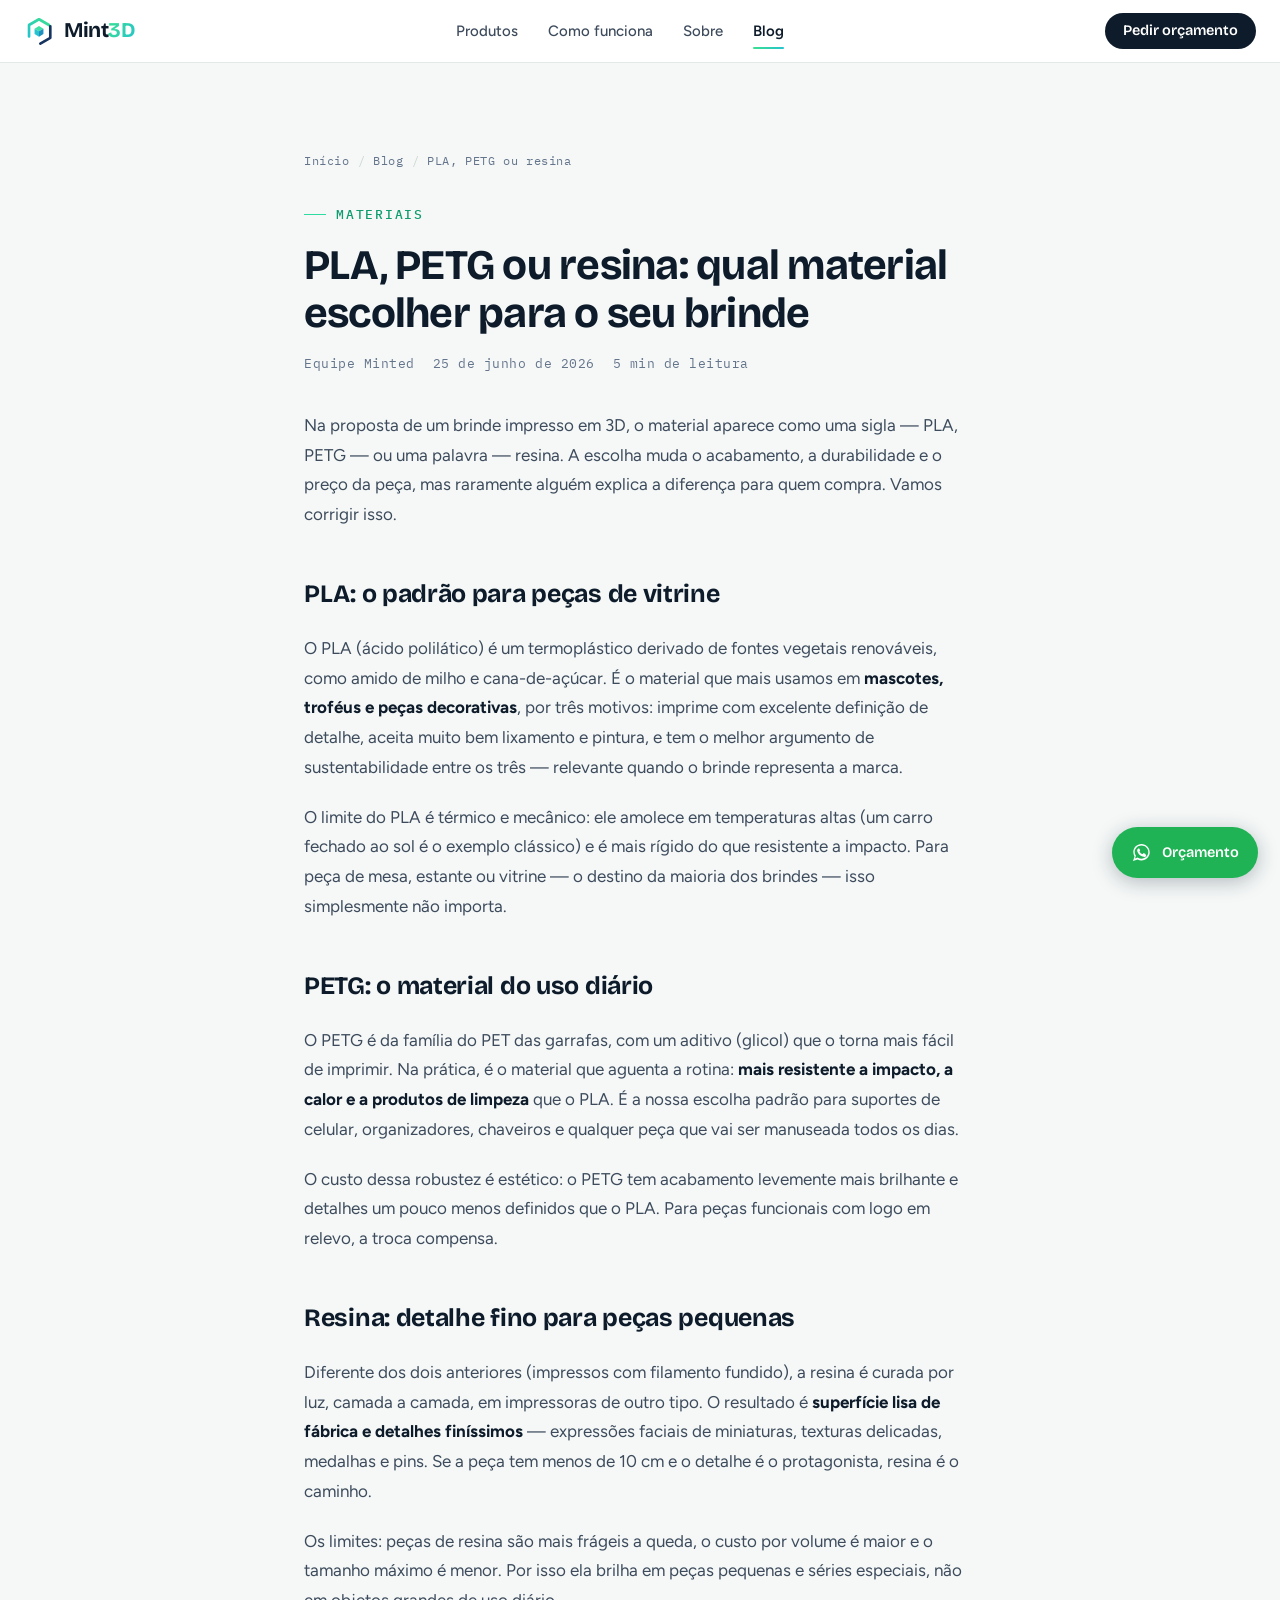
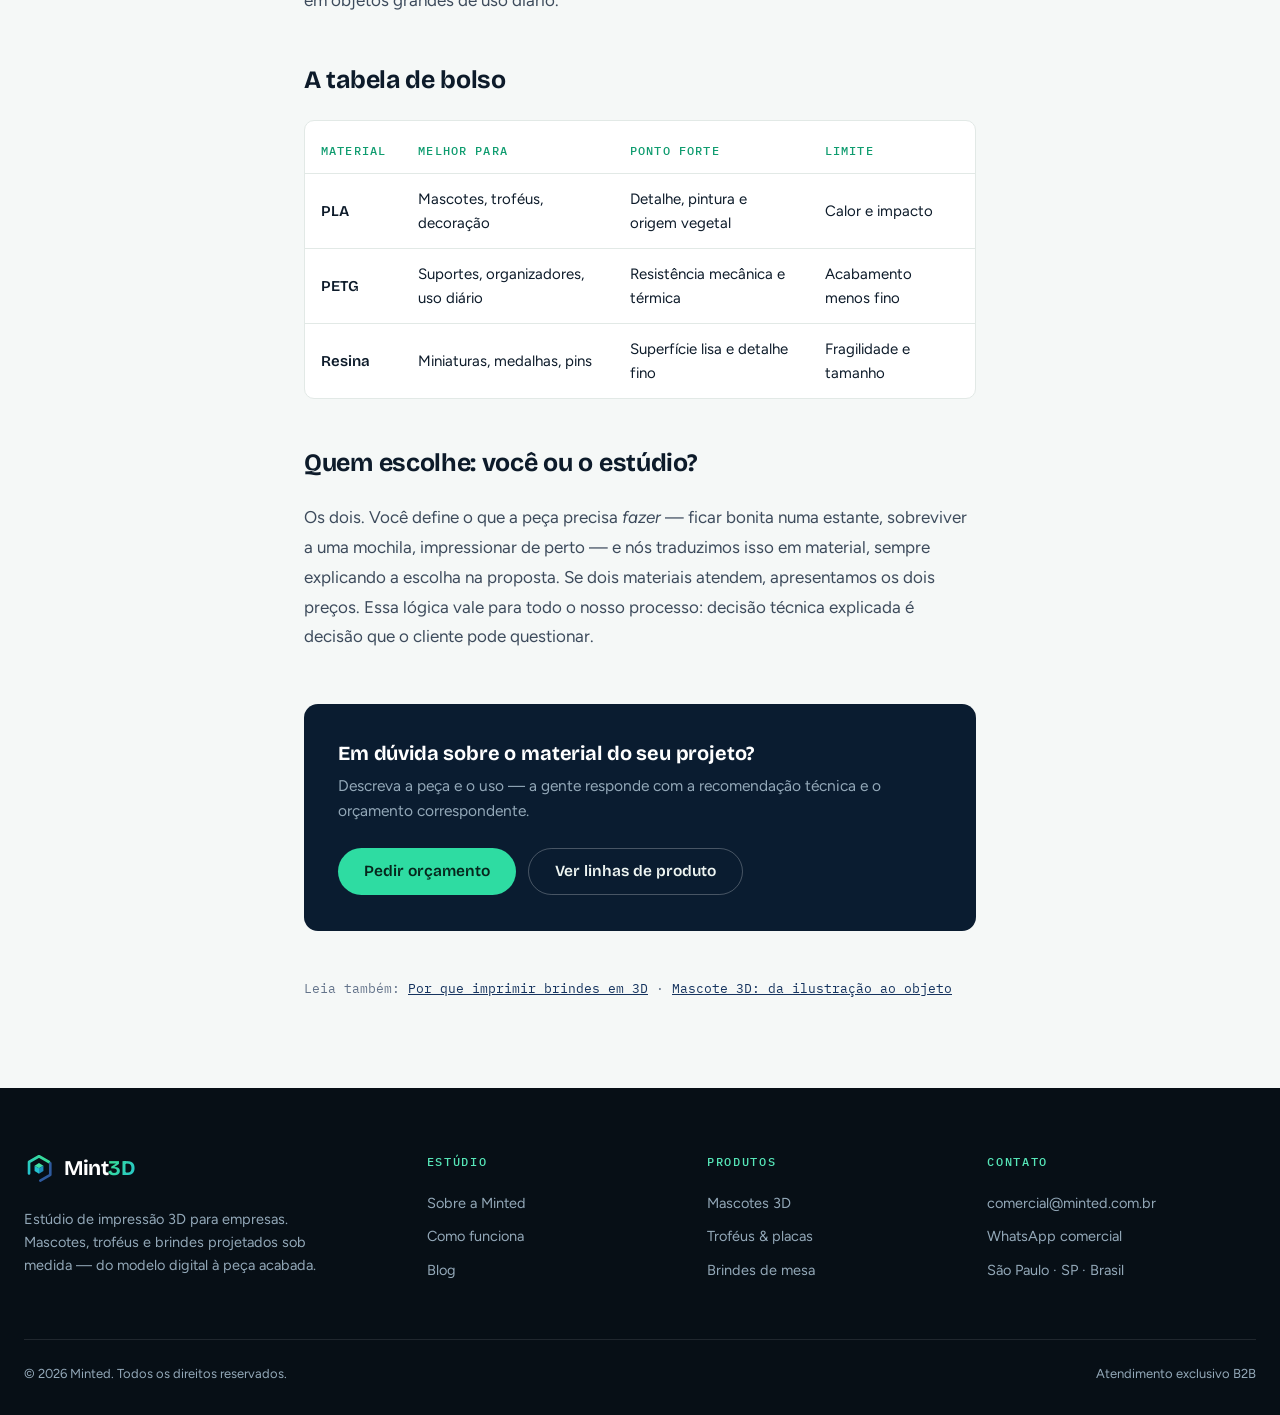
<file: blog/pla-petg-ou-resina-qual-material-escolher.html>
<!DOCTYPE html>
<html lang="pt-BR">
<head>
<meta charset="UTF-8" />
<meta name="viewport" content="width=device-width, initial-scale=1" />
<title>PLA, PETG ou resina: qual material escolher para o seu brinde | Blog Minted</title>
<meta name="description" content="Comparativo prático entre PLA, PETG e resina para brindes corporativos impressos em 3D: resistência, acabamento, sustentabilidade e custo — com regra de bolso para cada tipo de peça." />
<link rel="canonical" href="https://www.minted.com.br/blog/pla-petg-ou-resina-qual-material-escolher.html" />
<meta name="robots" content="index, follow" />

<meta property="og:type" content="article" />
<meta property="og:site_name" content="Minted" />
<meta property="og:title" content="PLA, PETG ou resina: qual material escolher para o seu brinde" />
<meta property="og:description" content="Resistência, acabamento, sustentabilidade e custo: os três materiais que usamos, comparados no que importa para quem compra." />
<meta property="og:url" content="https://www.minted.com.br/blog/pla-petg-ou-resina-qual-material-escolher.html" />
<meta property="og:image" content="https://www.minted.com.br/logo.png" />
<meta property="og:locale" content="pt_BR" />
<meta property="article:published_time" content="2026-06-25" />

<link rel="icon" type="image/svg+xml" href="../favicon.svg" />
<link rel="preconnect" href="https://fonts.googleapis.com" />
<link rel="preconnect" href="https://fonts.gstatic.com" crossorigin />
<link href="https://fonts.googleapis.com/css2?family=Bricolage+Grotesque:opsz,wght@12..96,500;600;700;800&family=Figtree:ital,wght@0,400;0,500;0,600;0,700;1,400&family=IBM+Plex+Mono:wght@400;500&display=swap" rel="stylesheet" />
<link rel="stylesheet" href="../styles.css" />

<script type="application/ld+json">
{
  "@context": "https://schema.org",
  "@type": "BlogPosting",
  "headline": "PLA, PETG ou resina: qual material escolher para o seu brinde",
  "description": "Comparativo prático entre PLA, PETG e resina para brindes corporativos impressos em 3D.",
  "datePublished": "2026-06-25",
  "dateModified": "2026-06-25",
  "inLanguage": "pt-BR",
  "author": { "@type": "Organization", "name": "Minted" },
  "publisher": { "@type": "Organization", "name": "Minted", "logo": { "@type": "ImageObject", "url": "https://www.minted.com.br/logo.png" } },
  "mainEntityOfPage": "https://www.minted.com.br/blog/pla-petg-ou-resina-qual-material-escolher.html",
  "image": "https://www.minted.com.br/logo.png"
}
</script>
<script type="application/ld+json">
{
  "@context": "https://schema.org",
  "@type": "BreadcrumbList",
  "itemListElement": [
    { "@type": "ListItem", "position": 1, "name": "Início", "item": "https://www.minted.com.br/" },
    { "@type": "ListItem", "position": 2, "name": "Blog", "item": "https://www.minted.com.br/blog/" },
    { "@type": "ListItem", "position": 3, "name": "PLA, PETG ou resina", "item": "https://www.minted.com.br/blog/pla-petg-ou-resina-qual-material-escolher.html" }
  ]
}
</script>

<style>
  .mat-table { width: 100%; border-collapse: collapse; font-size: 15px; margin-top: 8px; }
  .mat-table th, .mat-table td { text-align: left; padding: 13px 16px; border-bottom: 1px solid var(--line); }
  .mat-table th { font-family: var(--font-mono); font-size: 11.5px; letter-spacing: .1em; text-transform: uppercase; color: var(--mint-deep); font-weight: 500; }
  .mat-table td:first-child { font-weight: 600; font-family: var(--font-display); white-space: nowrap; }
  .mat-table tr:last-child td { border-bottom: none; }
  .mat-table-wrap { background: var(--card); border: 1px solid var(--line); border-radius: var(--r-md); overflow-x: auto; }
</style>
</head>
<body>

<header class="header" id="header">
  <div class="container header__inner">
    <a href="../index.html" class="brand" aria-label="Minted — página inicial">
      <svg class="brand__mark" viewBox="0 0 200 210" aria-hidden="true">
        <defs><linearGradient id="gnav" x1="1" y1="0" x2="0" y2="1"><stop offset="0" stop-color="#3be08f"/><stop offset="1" stop-color="#24c3cf"/></linearGradient></defs>
        <path d="M167.5 61 L100 22 L32.5 61 L32.5 139" fill="none" stroke="url(#gnav)" stroke-width="18" stroke-linecap="round" stroke-linejoin="round"/>
        <path d="M176.5 70 L176.5 148 L109 187" fill="none" stroke="#16345f" stroke-width="18" stroke-linecap="round" stroke-linejoin="round"/>
        <path d="M100 68 L130 86 L100 104 L70 86 Z" fill="#3fe0a4"/><path d="M70 86 L100 104 L100 140 L70 122 Z" fill="#24c3cf"/><path d="M100 104 L130 86 L130 122 L100 140 Z" fill="#1e8fbe"/>
      </svg>
      <span class="brand__name">Mint<span class="td">3D</span></span>
    </a>
    <nav class="nav" aria-label="Navegação principal">
      <a href="../produtos.html">Produtos</a>
      <a href="../processo.html">Como funciona</a>
      <a href="../sobre.html">Sobre</a>
      <a href="index.html" aria-current="page">Blog</a>
    </nav>
    <div class="header__cta">
      <a class="btn btn--dark btn--sm" href="../contato.html">Pedir orçamento</a>
      <button class="menu-btn" id="menuBtn" aria-label="Abrir menu" aria-expanded="false"><span></span></button>
    </div>
    <nav class="mobile-nav" aria-label="Menu">
      <a href="../produtos.html">Produtos</a>
      <a href="../processo.html">Como funciona</a>
      <a href="../sobre.html">Sobre</a>
      <a href="index.html" aria-current="page">Blog</a>
      <a class="btn btn--dark" href="../contato.html">Pedir orçamento</a>
    </nav>
  </div>
</header>

<main>

<article class="section">
  <div class="container article">
    <nav class="breadcrumb" aria-label="Você está em">
      <a href="../index.html">Início</a><span class="sep">/</span><a href="index.html">Blog</a><span class="sep">/</span><span>PLA, PETG ou resina</span>
    </nav>
    <span class="spec">Materiais</span>
    <h1>PLA, PETG ou resina: qual material escolher para o seu brinde</h1>
    <div class="article__meta mt-16">
      <span>Equipe Minted</span>
      <time datetime="2026-06-25">25 de junho de 2026</time>
      <span>5 min de leitura</span>
    </div>

    <div class="article__body">
      <p>Na proposta de um brinde impresso em 3D, o material aparece como uma sigla — PLA, PETG — ou uma palavra — resina. A escolha muda o acabamento, a durabilidade e o preço da peça, mas raramente alguém explica a diferença para quem compra. Vamos corrigir isso.</p>

      <h2>PLA: o padrão para peças de vitrine</h2>
      <p>O PLA (ácido polilático) é um termoplástico derivado de fontes vegetais renováveis, como amido de milho e cana-de-açúcar. É o material que mais usamos em <strong>mascotes, troféus e peças decorativas</strong>, por três motivos: imprime com excelente definição de detalhe, aceita muito bem lixamento e pintura, e tem o melhor argumento de sustentabilidade entre os três — relevante quando o brinde representa a marca.</p>
      <p>O limite do PLA é térmico e mecânico: ele amolece em temperaturas altas (um carro fechado ao sol é o exemplo clássico) e é mais rígido do que resistente a impacto. Para peça de mesa, estante ou vitrine — o destino da maioria dos brindes — isso simplesmente não importa.</p>

      <h2>PETG: o material do uso diário</h2>
      <p>O PETG é da família do PET das garrafas, com um aditivo (glicol) que o torna mais fácil de imprimir. Na prática, é o material que aguenta a rotina: <strong>mais resistente a impacto, a calor e a produtos de limpeza</strong> que o PLA. É a nossa escolha padrão para suportes de celular, organizadores, chaveiros e qualquer peça que vai ser manuseada todos os dias.</p>
      <p>O custo dessa robustez é estético: o PETG tem acabamento levemente mais brilhante e detalhes um pouco menos definidos que o PLA. Para peças funcionais com logo em relevo, a troca compensa.</p>

      <h2>Resina: detalhe fino para peças pequenas</h2>
      <p>Diferente dos dois anteriores (impressos com filamento fundido), a resina é curada por luz, camada a camada, em impressoras de outro tipo. O resultado é <strong>superfície lisa de fábrica e detalhes finíssimos</strong> — expressões faciais de miniaturas, texturas delicadas, medalhas e pins. Se a peça tem menos de 10&nbsp;cm e o detalhe é o protagonista, resina é o caminho.</p>
      <p>Os limites: peças de resina são mais frágeis a queda, o custo por volume é maior e o tamanho máximo é menor. Por isso ela brilha em peças pequenas e séries especiais, não em objetos grandes de uso diário.</p>

      <h2>A tabela de bolso</h2>
      <div class="mat-table-wrap">
        <table class="mat-table">
          <thead>
            <tr><th scope="col">Material</th><th scope="col">Melhor para</th><th scope="col">Ponto forte</th><th scope="col">Limite</th></tr>
          </thead>
          <tbody>
            <tr><td>PLA</td><td>Mascotes, troféus, decoração</td><td>Detalhe, pintura e origem vegetal</td><td>Calor e impacto</td></tr>
            <tr><td>PETG</td><td>Suportes, organizadores, uso diário</td><td>Resistência mecânica e térmica</td><td>Acabamento menos fino</td></tr>
            <tr><td>Resina</td><td>Miniaturas, medalhas, pins</td><td>Superfície lisa e detalhe fino</td><td>Fragilidade e tamanho</td></tr>
          </tbody>
        </table>
      </div>

      <h2>Quem escolhe: você ou o estúdio?</h2>
      <p>Os dois. Você define o que a peça precisa <em>fazer</em> — ficar bonita numa estante, sobreviver a uma mochila, impressionar de perto — e nós traduzimos isso em material, sempre explicando a escolha na proposta. Se dois materiais atendem, apresentamos os dois preços. Essa lógica vale para todo o <a href="../processo.html">nosso processo</a>: decisão técnica explicada é decisão que o cliente pode questionar.</p>
    </div>

    <div class="article__cta">
      <h2 class="h3">Em dúvida sobre o material do seu projeto?</h2>
      <p>Descreva a peça e o uso — a gente responde com a recomendação técnica e o orçamento correspondente.</p>
      <div class="mt-24" style="display:flex; gap:12px; flex-wrap:wrap;">
        <a class="btn btn--mint" href="../contato.html">Pedir orçamento</a>
        <a class="btn btn--line-dark" href="../produtos.html">Ver linhas de produto</a>
      </div>
    </div>

    <p class="mt-48" style="font-family:var(--font-mono); font-size:13px; color:var(--ink-3);">Leia também:
      <a href="brindes-corporativos-impressao-3d.html" style="color:var(--navy); text-decoration:underline;">Por que imprimir brindes em 3D</a> ·
      <a href="mascote-3d-da-ilustracao-ao-objeto.html" style="color:var(--navy); text-decoration:underline;">Mascote 3D: da ilustração ao objeto</a>
    </p>
  </div>
</article>

</main>

<footer class="footer">
  <div class="container">
    <div class="footer__grid">
      <div class="footer__about">
        <a href="../index.html" class="brand brand--on-dark" aria-label="Minted — página inicial">
          <svg class="brand__mark" viewBox="0 0 200 210" aria-hidden="true">
            <defs><linearGradient id="gfoot" x1="1" y1="0" x2="0" y2="1"><stop offset="0" stop-color="#3be08f"/><stop offset="1" stop-color="#24c3cf"/></linearGradient></defs>
            <path d="M167.5 61 L100 22 L32.5 61 L32.5 139" fill="none" stroke="url(#gfoot)" stroke-width="18" stroke-linecap="round" stroke-linejoin="round"/>
            <path d="M176.5 70 L176.5 148 L109 187" fill="none" stroke="#2e5a9e" stroke-width="18" stroke-linecap="round" stroke-linejoin="round"/>
            <path d="M100 68 L130 86 L100 104 L70 86 Z" fill="#3fe0a4"/><path d="M70 86 L100 104 L100 140 L70 122 Z" fill="#24c3cf"/><path d="M100 104 L130 86 L130 122 L100 140 Z" fill="#1e8fbe"/>
          </svg>
          <span class="brand__name">Mint<span class="td">3D</span></span>
        </a>
        <p>Estúdio de impressão 3D para empresas. Mascotes, troféus e brindes projetados sob medida — do modelo digital à peça acabada.</p>
      </div>
      <div>
        <h4>Estúdio</h4>
        <nav aria-label="Links do estúdio">
          <a href="../sobre.html">Sobre a Minted</a>
          <a href="../processo.html">Como funciona</a>
          <a href="index.html">Blog</a>
        </nav>
      </div>
      <div>
        <h4>Produtos</h4>
        <nav aria-label="Links de produtos">
          <a href="../produtos.html#mascotes">Mascotes 3D</a>
          <a href="../produtos.html#trofeus">Troféus &amp; placas</a>
          <a href="../produtos.html#mesa">Brindes de mesa</a>
        </nav>
      </div>
      <div>
        <h4>Contato</h4>
        <address>
          <a href="mailto:comercial@minted.com.br">comercial@minted.com.br</a>
          <a href="https://wa.me/5500000000000" target="_blank" rel="noopener">WhatsApp comercial</a>
          <span>São Paulo · SP · Brasil</span>
        </address>
      </div>
    </div>
    <div class="footer__bottom">
      <span>© 2026 Minted. Todos os direitos reservados.</span>
      <span>Atendimento exclusivo B2B</span>
    </div>
  </div>
</footer>

<a class="wa-float" href="https://wa.me/5500000000000?text=Ol%C3%A1!%20Gostaria%20de%20um%20or%C3%A7amento%20de%20brindes%20corporativos%20em%20impress%C3%A3o%203D." target="_blank" rel="noopener" aria-label="Pedir orçamento pelo WhatsApp">
  <svg viewBox="0 0 32 32" fill="currentColor" aria-hidden="true"><path d="M16 3C9 3 3.5 8.5 3.5 15.4c0 2.4.7 4.7 1.9 6.7L3 29l7.1-2.3a12.7 12.7 0 005.9 1.5c7 0 12.5-5.5 12.5-12.4C28.5 8.5 23 3 16 3zm0 22.5c-1.9 0-3.7-.5-5.3-1.5l-.4-.2-4.2 1.4 1.4-4.1-.3-.4a10 10 0 01-1.6-5.3C5.6 9.9 10.2 5.4 16 5.4s10.4 4.5 10.4 10c0 5.6-4.6 10.1-10.4 10.1zm5.7-7.5c-.3-.2-1.8-.9-2.1-1-.3-.1-.5-.2-.7.1s-.8 1-1 1.2c-.2.2-.4.2-.7.1-1.8-.9-3-1.6-4.2-3.6-.3-.5.3-.5.8-1.6.1-.2 0-.4 0-.6s-.7-1.7-1-2.3c-.3-.6-.5-.5-.7-.5h-.6c-.2 0-.6.1-.9.4-.3.3-1.2 1.2-1.2 2.9s1.2 3.4 1.4 3.6c.2.2 2.4 3.7 5.9 5.2 2.2.9 3 1 4.1.8.7-.1 1.8-.7 2.1-1.5.3-.7.3-1.4.2-1.5-.1-.2-.3-.2-.6-.4z"/></svg>
  <span>Orçamento</span>
</a>

<script src="../script.js"></script>
</body>
</html>
</file>
<file: styles.css>
/* ============================================================
   Minted (Mint3D) — Brindes e mascotes corporativos em impressão 3D
   Design system
   ------------------------------------------------------------
   Paleta derivada da logo: mint → ciano → navy sobre papel claro.
   Tipos: Archivo (display) · Inter (texto) · IBM Plex Mono (fichas
   técnicas / labels). O gradiente da marca é reservado à própria
   marca e a poucos destaques.
   ============================================================ */

:root {
  /* Superfícies */
  --paper: #f5f8f7;
  --card: #ffffff;
  --line: #e2e9e6;
  --line-strong: #ccd7d2;

  /* Texto */
  --ink: #0d1b2a;
  --ink-2: #3d4b5c;
  --ink-3: #64748b;
  --on-dark: #eef5f2;
  --on-dark-muted: #93a8b8;

  /* Marca */
  --mint: #2edca2;
  --mint-deep: #0f9c6f;
  --mint-ink: #06251c;      /* texto sobre mint */
  --cyan: #24c3cf;
  --navy: #16345f;
  --navy-deep: #0a1c30;     /* fundo do hero / footer */
  --navy-2: #10294a;
  --grad-brand: linear-gradient(120deg, #3be08f 0%, #24c3cf 100%);

  --whatsapp: #1fb355;

  /* Tipografia */
  --font-display: "Bricolage Grotesque", "Poppins", system-ui, sans-serif;
  --font-body: "Figtree", "Inter", system-ui, -apple-system, "Segoe UI", sans-serif;
  --font-mono: "IBM Plex Mono", ui-monospace, "Cascadia Mono", monospace;
  --studio: #070f16;

  /* Raio / sombra */
  --r-sm: 6px;
  --r-md: 10px;
  --r-lg: 14px;
  --r-full: 999px;
  --shadow-1: 0 1px 2px rgba(13, 27, 42, .05), 0 4px 16px rgba(13, 27, 42, .06);
  --shadow-2: 0 2px 6px rgba(13, 27, 42, .06), 0 12px 32px rgba(13, 27, 42, .10);

  --container: 1320px;
}

/* ------------------------------ Reset ------------------------------ */
*, *::before, *::after { box-sizing: border-box; margin: 0; padding: 0; }
html { scroll-behavior: smooth; scroll-padding-top: 66px; }
body {
  font-family: var(--font-body);
  background: var(--paper);
  color: var(--ink);
  font-size: 16.5px;
  line-height: 1.6;
  -webkit-font-smoothing: antialiased;
  text-rendering: optimizeLegibility;
}
img, svg, video { display: block; max-width: 100%; }
a { color: inherit; text-decoration: none; }
button { font: inherit; }
:focus-visible { outline: 2px solid var(--cyan); outline-offset: 3px; border-radius: 2px; }

/* ------------------------------ Layout ----------------------------- */
.container { width: 100%; max-width: var(--container); margin-inline: auto; padding-inline: 24px; }
.section { padding-block: 88px; }
.section--tight { padding-block: 44px; }
.section--white { background: var(--card); border-block: 1px solid var(--line); }

/* ---------------------------- Tipografia ---------------------------- */
h1, h2, h3, h4 { font-family: var(--font-display); color: var(--ink); font-weight: 700; }
.display {
  font-size: clamp(36px, 5.1vw, 68px);
  line-height: 0.98;
  letter-spacing: -0.038em;
  font-weight: 800;
  font-optical-sizing: auto;
  text-wrap: balance;
}
.h1 { font-size: clamp(30px, 4vw, 44px); line-height: 1.1; letter-spacing: -0.018em; }
.h2 { font-size: clamp(24px, 2.6vw, 30px); line-height: 1.2; letter-spacing: -0.012em; }
.h3 { font-size: 20px; line-height: 1.3; letter-spacing: -0.008em; }
.lead { font-size: clamp(17px, 1.6vw, 19px); line-height: 1.6; color: var(--ink-2); }
.muted { color: var(--ink-3); }

/* Label estilo ficha técnica — o "eyebrow" da casa */
.spec {
  font-family: var(--font-mono);
  font-size: 12.5px;
  font-weight: 500;
  letter-spacing: .14em;
  text-transform: uppercase;
  color: var(--mint-deep);
  display: inline-flex;
  align-items: center;
  gap: 10px;
}
.spec::before { content: ""; width: 22px; height: 1.5px; background: var(--mint); }
.spec--on-dark { color: #56e6b8; }

.mt-8 { margin-top: 8px; } .mt-16 { margin-top: 16px; } .mt-24 { margin-top: 24px; }
.mt-32 { margin-top: 32px; } .mt-48 { margin-top: 48px; } .mt-64 { margin-top: 64px; }

.section-head { max-width: 680px; }
.section-head--center { margin-inline: auto; text-align: center; }
.section-head--center .spec { justify-content: center; }

/* ------------------------------ Botões ------------------------------ */
.btn {
  display: inline-flex; align-items: center; justify-content: center; gap: 9px;
  font-family: var(--font-display);
  font-size: 15.5px; font-weight: 600; line-height: 1;
  padding: 15px 26px; border-radius: var(--r-full);
  border: none; cursor: pointer;
  transition: transform .13s ease, background .16s ease, box-shadow .16s ease, border-color .16s ease;
  white-space: nowrap;
}
.btn:active { transform: scale(.97); }
.btn svg { width: 17px; height: 17px; flex: none; }

.btn--dark { background: var(--ink); color: #fff; }
.btn--dark:hover { background: var(--navy); }
.btn--mint { background: var(--mint); color: var(--mint-ink); }
.btn--mint:hover { background: #3ce9ae; box-shadow: 0 6px 24px rgba(46, 220, 162, .35); }
.btn--line { background: transparent; color: var(--ink); border: 1.5px solid var(--line-strong); }
.btn--line:hover { border-color: var(--ink); }
.btn--line-dark { background: transparent; color: var(--on-dark); border: 1.5px solid rgba(255,255,255,.25); }
.btn--line-dark:hover { border-color: rgba(255,255,255,.6); }
.btn--wa { background: var(--whatsapp); color: #fff; }
.btn--wa:hover { background: #23c460; box-shadow: 0 6px 24px rgba(31, 179, 85, .3); }
.btn--sm { padding: 11px 18px; font-size: 14.5px; }

/* ------------------------------- Marca ------------------------------ */
.brand { display: inline-flex; align-items: center; gap: 10px; }
.brand__mark { width: 30px; height: 31px; flex: none; }
.brand__name {
  font-family: var(--font-display);
  font-weight: 700; font-size: 21px; letter-spacing: -0.02em;
  color: var(--ink);
}
.brand__name .td {
  background: var(--grad-brand);
  -webkit-background-clip: text; background-clip: text;
  -webkit-text-fill-color: transparent; color: transparent;
}
.brand--on-dark .brand__name { color: #fff; }

/* ------------------------------- Header ----------------------------- */
.header {
  position: sticky; top: 0; z-index: 60;
  background: rgba(255, 255, 255, .92);
  backdrop-filter: saturate(150%) blur(12px);
  border-bottom: 1px solid var(--line);
}
/* Pílula de contato WhatsApp no header */
.wa-pill {
  display: inline-flex; align-items: center; gap: 8px;
  background: var(--whatsapp); color: #fff;
  font-family: var(--font-display); font-weight: 600; font-size: 13.5px;
  padding: 8px 15px; border-radius: var(--r-full);
  transition: filter .15s ease;
}
.wa-pill:hover { filter: brightness(.96); }
.wa-pill svg { width: 17px; height: 17px; }
.header.is-scrolled { box-shadow: 0 1px 0 rgba(13,27,42,.03), 0 8px 28px rgba(13,27,42,.06); }

/* Header fantasma sobre o hero escuro (só homepage) */
.header--ghost:not(.is-scrolled):not(.is-open) {
  background: var(--studio);
  border-bottom-color: transparent;
  backdrop-filter: none;
}
.header--ghost:not(.is-scrolled):not(.is-open) .brand__name { color: #fff; }
.header--ghost:not(.is-scrolled):not(.is-open) .nav a { color: rgba(255,255,255,.78); }
.header--ghost:not(.is-scrolled):not(.is-open) .nav a:hover { color: #fff; background: rgba(255,255,255,.08); }
.header--ghost:not(.is-scrolled):not(.is-open) .nav a[aria-current="page"] { color: #fff; }
.header--ghost:not(.is-scrolled):not(.is-open) .btn--dark { background: #fff; color: var(--ink); }
.header--ghost:not(.is-scrolled):not(.is-open) .btn--dark:hover { background: var(--mint); color: var(--mint-ink); }
.header--ghost:not(.is-scrolled):not(.is-open) .menu-btn { border-color: rgba(255,255,255,.28); }
.header--ghost:not(.is-scrolled):not(.is-open) .menu-btn span,
.header--ghost:not(.is-scrolled):not(.is-open) .menu-btn span::before,
.header--ghost:not(.is-scrolled):not(.is-open) .menu-btn span::after { background: #fff; }
.header--ghost:not(.is-scrolled):not(.is-open) .brand__mark path[stroke="#16345f"] { stroke: #8bb0d8; }
.header__inner { display: flex; align-items: center; justify-content: space-between; height: 62px; gap: 24px; }
.nav { display: flex; align-items: center; gap: 2px; }
.nav a {
  font-size: 15px; font-weight: 500; color: var(--ink-2);
  padding: 9px 14px; border-radius: var(--r-md);
}
.nav a:hover { color: var(--ink); background: rgba(13, 27, 42, .05); }
.nav a[aria-current="page"] { color: var(--ink); font-weight: 600; position: relative; }
.nav a[aria-current="page"]::after {
  content: ""; position: absolute; left: 14px; right: 14px; bottom: 3px;
  height: 2px; border-radius: 2px; background: var(--grad-brand);
}
.header__cta { display: flex; align-items: center; gap: 12px; }

.menu-btn {
  display: none; background: none; cursor: pointer;
  border: 1.5px solid var(--line-strong); border-radius: var(--r-md);
  width: 42px; height: 42px; align-items: center; justify-content: center;
}
.menu-btn span { display: block; width: 18px; height: 2px; background: var(--ink); position: relative; transition: background .15s; }
.menu-btn span::before, .menu-btn span::after {
  content: ""; position: absolute; left: 0; width: 18px; height: 2px; background: var(--ink);
  transition: transform .2s ease, top .2s ease;
}
.menu-btn span::before { top: -6px; } .menu-btn span::after { top: 6px; }
.header.is-open .menu-btn span { background: transparent; }
.header.is-open .menu-btn span::before { top: 0; transform: rotate(45deg); }
.header.is-open .menu-btn span::after { top: 0; transform: rotate(-45deg); }

.mobile-nav {
  display: none;
  position: absolute; top: 56px; left: 0; right: 0;
  flex-direction: column; gap: 2px;
  background: var(--card); border-bottom: 1px solid var(--line);
  padding: 14px 24px 22px; box-shadow: var(--shadow-2);
}
.header.is-open .mobile-nav { display: flex; }
.mobile-nav a { padding: 13px 10px; border-radius: var(--r-md); font-size: 16px; font-weight: 500; color: var(--ink-2); }
.mobile-nav a:hover { background: var(--paper); color: var(--ink); }
.mobile-nav a[aria-current="page"] { color: var(--ink); font-weight: 600; }
.mobile-nav .btn { margin-top: 10px; justify-content: center; }

/* -------------------------------- Hero ------------------------------ */
.hero {
  position: relative;
  isolation: isolate;
  background: var(--studio);
  color: #fff;
  min-height: calc(100svh - 62px);
  overflow: hidden;
}
.hero__bg {
  position: absolute; inset: 0; z-index: 0; pointer-events: none;
  background:
    radial-gradient(48% 58% at 78% 42%, rgba(46, 220, 162, .28), transparent 62%),
    radial-gradient(42% 52% at 18% 78%, rgba(36, 195, 207, .18), transparent 60%),
    radial-gradient(28% 36% at 12% 18%, rgba(30, 143, 190, .22), transparent 70%),
    var(--studio);
}
.hero__grain {
  position: absolute; inset: 0;
  opacity: .18; mix-blend-mode: overlay;
  background-image: url("data:image/svg+xml;utf8,<svg xmlns='http://www.w3.org/2000/svg' width='160' height='160'><filter id='n'><feTurbulence type='fractalNoise' baseFrequency='.8' numOctaves='4' stitchTiles='stitch'/><feColorMatrix values='0 0 0 0 1  0 0 0 0 1  0 0 0 0 1  0 0 0 .55 0'/></filter><rect width='100%' height='100%' filter='url(%23n)'/></svg>");
}
.hero__inner {
  position: relative; z-index: 1;
  display: grid; grid-template-columns: 1.02fr 1.08fr;
  gap: 24px 48px; align-items: center;
  min-height: calc(100svh - 62px);
  padding-block: 28px 56px;
}
.hero__copy { position: relative; z-index: 2; max-width: 640px; }
.hero h1 { color: #fff; max-width: 14ch; }
.hero h1 em {
  font-style: normal;
  background: var(--grad-brand);
  -webkit-background-clip: text; background-clip: text;
  -webkit-text-fill-color: transparent; color: transparent;
}
.hero .lead { color: rgba(238, 245, 242, .78); max-width: 46ch; }
.hero__ctas { display: flex; flex-wrap: wrap; gap: 12px; margin-top: 28px; }
.hero__cta-wa { margin-top: 12px; }

.hero__chips {
  margin-top: 28px;
  display: flex; flex-wrap: wrap; gap: 8px;
}
.hero__chip {
  font-family: var(--font-mono); font-size: 11.5px; letter-spacing: .08em; text-transform: uppercase;
  color: rgba(238,245,242,.82);
  border: 1px solid rgba(255,255,255,.14);
  background: rgba(255,255,255,.05);
  padding: 8px 12px; border-radius: var(--r-full);
}

/* Palco WebGL */
.hero__stage {
  position: relative;
  display: grid;
  grid-template-rows: 1fr auto;
  height: min(78vh, 740px);
  min-height: 420px;
}
.hero__stage::before {
  content: "";
  position: absolute; left: 50%; top: 44%;
  width: 260px; height: 260px;
  transform: translate(-50%, -50%);
  background: radial-gradient(circle, rgba(63, 224, 164, .32), transparent 68%);
  filter: blur(18px);
  pointer-events: none;
  animation: stage-pulse 1.6s ease-in-out infinite;
  transition: opacity .4s ease;
}
.hero__stage.is-ready::before,
.hero__stage.is-fallback::before { opacity: 0; animation: none; }
@keyframes stage-pulse {
  0%, 100% { transform: translate(-50%, -50%) scale(1); opacity: .7; }
  50% { transform: translate(-50%, -50%) scale(1.12); opacity: 1; }
}
.hero__stage.is-ready { opacity: 1; transform: none; }
.hero__canvas {
  position: relative;
  z-index: 2;
  width: 100%; height: 100%;
  min-height: 280px;
  display: block;
  cursor: grab; touch-action: none;
  outline: none;
  opacity: 0;
  transition: opacity .7s ease;
  user-select: none;
}
.hero__stage.is-ready .hero__canvas { opacity: 1; }
.hero__canvas.is-dragging { cursor: grabbing; }
.hero__canvas:focus-visible { outline: 2px solid var(--cyan); outline-offset: -8px; border-radius: 16px; }

.hero__stage-ui {
  position: relative; z-index: 3;
  display: flex; flex-direction: column; align-items: center; gap: 10px;
  padding: 0 0 6px;
  pointer-events: none;
}
.hero__switch {
  pointer-events: auto;
  display: inline-flex; gap: 4px; padding: 4px;
  background: rgba(7, 15, 22, .55);
  border: 1px solid rgba(255,255,255,.12);
  backdrop-filter: blur(12px);
  border-radius: var(--r-full);
}
.hero__switch button {
  appearance: none; border: 0; background: transparent;
  color: rgba(255,255,255,.7);
  font-family: var(--font-display); font-weight: 600; font-size: 13.5px;
  padding: 8px 14px; border-radius: var(--r-full); cursor: pointer;
  transition: background .16s ease, color .16s ease;
}
.hero__switch button:hover { color: #fff; }
.hero__switch button[aria-pressed="true"] {
  background: var(--mint); color: var(--mint-ink);
}
.hero__sku {
  font-family: var(--font-mono); font-size: 11.5px; letter-spacing: .12em; text-transform: uppercase;
  color: rgba(238,245,242,.55);
}
.hero__drag {
  display: inline-flex; align-items: center; gap: 8px;
  font-family: var(--font-mono); font-size: 11px; letter-spacing: .14em; text-transform: uppercase;
  color: rgba(238,245,242,.45);
}
.hero__drag i {
  width: 22px; height: 14px; border: 1px solid currentColor; border-radius: 6px; position: relative;
}
.hero__drag i::after {
  content: ""; position: absolute; top: 3px; left: 4px;
  width: 6px; height: 6px; border-radius: 50%; background: currentColor;
  animation: drag-hint 1.6s ease-in-out infinite;
}
@keyframes drag-hint {
  0%, 100% { transform: translateX(0); }
  50% { transform: translateX(7px); }
}

.hero__scroll {
  position: absolute; left: 24px; bottom: 22px; z-index: 3;
  display: flex; flex-direction: column; gap: 8px; align-items: center;
  color: rgba(255,255,255,.4);
  font-family: var(--font-mono); font-size: 10px; letter-spacing: .16em; text-transform: uppercase;
}
.hero__scroll span {
  width: 1px; height: 42px;
  background: linear-gradient(#3fe0a4, transparent);
  animation: scroll-line 2.2s ease-in-out infinite;
}
@keyframes scroll-line {
  0%, 100% { transform: scaleY(1); transform-origin: top; opacity: .7; }
  50% { transform: scaleY(.45); transform-origin: top; opacity: 1; }
}

/* Fallback CSS 3D (sem WebGL) */
.hero__fallback {
  position: absolute; inset: 0;
  display: grid; place-items: center;
  perspective: 900px;
}
.hero__fallback[hidden] { display: none; }
.css-cube {
  width: 160px; height: 160px; position: relative;
  transform-style: preserve-3d;
  animation: cube-spin 14s linear infinite;
}
.css-cube b {
  position: absolute; inset: 0;
  width: 160px; height: 160px;
  backface-visibility: hidden;
}
.css-cube .f-t { background: #3fe0a4; transform: rotateX(90deg) translateZ(80px); }
.css-cube .f-b { background: #16345f; transform: rotateX(-90deg) translateZ(80px); }
.css-cube .f-n { background: #1e8fbe; transform: rotateY(90deg) translateZ(80px); }
.css-cube .f-c { background: #24c3cf; transform: rotateY(-90deg) translateZ(80px); }
.css-cube .f-f { background: #24c3cf; transform: translateZ(80px); }
.css-cube .f-k { background: #1a6f96; transform: rotateY(180deg) translateZ(80px); }
@keyframes cube-spin { to { transform: rotateX(-18deg) rotateY(360deg); } }

/* trilho social — mantido para páginas que ainda o usem */
.social-rail {
  position: absolute; right: 0; top: 44%; transform: translateY(-50%); z-index: 4;
  display: flex; flex-direction: column; gap: 8px;
}
.social-rail a {
  width: 38px; height: 38px; display: grid; place-items: center;
  background: rgba(255, 255, 255, .14); color: #fff;
  border-radius: 10px 0 0 10px;
  transition: background .15s ease;
}
.social-rail a:hover { background: var(--mint); color: var(--mint-ink); }
.social-rail svg { width: 18px; height: 18px; }

/* Marca SVG (header/footer) */
.mark { width: min(232px, 50vw); height: auto; overflow: visible; }
.mark .arm { fill: none; stroke-width: 17; stroke-linecap: round; stroke-linejoin: round; }

/* ------------------------------- Cards ------------------------------ */
.grid { display: grid; gap: 22px; }
.grid--2 { grid-template-columns: repeat(2, 1fr); }
.grid--3 { grid-template-columns: repeat(3, 1fr); }
.grid--4 { grid-template-columns: repeat(4, 1fr); }

.card {
  background: var(--card);
  border: 1px solid var(--line);
  border-radius: var(--r-lg);
  padding: 30px 28px;
}
.card--hover { transition: transform .18s ease, box-shadow .18s ease, border-color .18s ease; }
.card--hover:hover { transform: translateY(-4px); box-shadow: var(--shadow-2); border-color: transparent; }

.card__ico {
  width: 46px; height: 46px; border-radius: var(--r-md);
  background: var(--paper); border: 1px solid var(--line);
  display: grid; place-items: center; margin-bottom: 20px;
  color: var(--navy);
}
.card__ico svg { width: 23px; height: 23px; }

/* Card de produto (linhas) */
.product-card {
  background: var(--card); border: 1px solid var(--line); border-radius: var(--r-lg);
  overflow: hidden; display: flex; flex-direction: column;
  transition: transform .18s ease, box-shadow .18s ease;
}
.product-card:hover { transform: translateY(-4px); box-shadow: var(--shadow-2); }
.product-card__visual {
  height: 210px; display: grid; place-items: center; position: relative;
  background:
    radial-gradient(circle at 70% 20%, rgba(46, 220, 162, .1), transparent 55%),
    var(--navy-deep);
}
.product-card__visual::before {
  content: ""; position: absolute; inset: 0;
  background-image: radial-gradient(rgba(147, 168, 184, .18) 1px, transparent 1px);
  background-size: 22px 22px;
}
.product-card__visual svg { width: 130px; height: 130px; position: relative; }
.product-card__body { padding: 26px 26px 30px; display: flex; flex-direction: column; flex: 1; }
.product-card__body .h3 { margin-top: 10px; }
.product-card__body p { color: var(--ink-3); font-size: 15px; margin-top: 8px; }
.product-card__list { list-style: none; margin-top: 16px; display: grid; gap: 9px; }
.product-card__list li { display: flex; gap: 10px; align-items: flex-start; font-size: 14.5px; color: var(--ink-2); }
.product-card__list svg { width: 17px; height: 17px; flex: none; margin-top: 2px; color: var(--mint-deep); }
.product-card__link {
  margin-top: auto; padding-top: 22px;
  font-family: var(--font-display); font-weight: 600; font-size: 15px; color: var(--navy);
  display: inline-flex; align-items: center; gap: 7px;
}
.product-card__link svg { width: 16px; height: 16px; transition: transform .15s ease; }
.product-card:hover .product-card__link svg { transform: translateX(4px); }

/* Etapas de processo */
.step { position: relative; }
.step__num {
  font-family: var(--font-mono); font-size: 12.5px; font-weight: 600;
  letter-spacing: .12em; color: var(--mint-deep);
}
.step .h3 { margin-top: 12px; }
.step p { color: var(--ink-3); font-size: 15px; margin-top: 8px; }

/* Faixa de materiais (ficha técnica) */
.materials {
  background: var(--navy-deep); color: var(--on-dark);
  border-radius: var(--r-lg); padding: 40px 44px;
  display: grid; grid-template-columns: repeat(4, 1fr); gap: 28px;
  position: relative; overflow: hidden;
}
.materials::before {
  content: ""; position: absolute; inset: 0;
  background-image: radial-gradient(rgba(147,168,184,.14) 1px, transparent 1px);
  background-size: 24px 24px;
}
.materials > div { position: relative; }
.materials .m-name { font-family: var(--font-mono); font-size: 13px; letter-spacing: .1em; color: #56e6b8; text-transform: uppercase; }
.materials .m-desc { font-size: 14px; color: var(--on-dark-muted); margin-top: 8px; line-height: 1.55; }

/* ------------------------------ Página interna ---------------------- */
.page-hero {
  background: var(--card); border-bottom: 1px solid var(--line);
  padding-block: 72px 64px;
}
.page-hero .lead { max-width: 640px; }
.breadcrumb {
  font-family: var(--font-mono); font-size: 12px; letter-spacing: .05em;
  color: var(--ink-3); margin-bottom: 26px;
  display: flex; flex-wrap: wrap; gap: 8px; align-items: center;
}
.breadcrumb a:hover { color: var(--ink); text-decoration: underline; }
.breadcrumb .sep { color: var(--line-strong); }

/* ------------------------------- FAQ -------------------------------- */
.faq { display: grid; gap: 12px; max-width: 760px; }
.faq--grid { grid-template-columns: 1fr 1fr; gap: 14px; max-width: none; }
@media (max-width: 720px) { .faq--grid { grid-template-columns: 1fr; } }
.faq details {
  background: var(--card); border: 1px solid var(--line); border-radius: var(--r-md);
  padding: 0 24px;
}
.faq summary {
  cursor: pointer; list-style: none;
  font-family: var(--font-display); font-weight: 600; font-size: 16.5px;
  padding: 20px 30px 20px 0; position: relative;
}
.faq summary::-webkit-details-marker { display: none; }
.faq summary::after {
  content: "+"; position: absolute; right: 0; top: 50%; transform: translateY(-50%);
  font-family: var(--font-mono); font-size: 20px; font-weight: 400; color: var(--mint-deep);
  transition: transform .18s ease;
}
.faq details[open] summary::after { transform: translateY(-50%) rotate(45deg); }
.faq details p { color: var(--ink-2); font-size: 15.5px; padding-bottom: 22px; max-width: 64ch; }

/* ------------------------------ Formulário -------------------------- */
.form-grid { display: grid; grid-template-columns: 1fr 1fr; gap: 18px; }
.field { display: flex; flex-direction: column; gap: 7px; }
.field--full { grid-column: 1 / -1; }
.field label { font-family: var(--font-display); font-weight: 600; font-size: 14px; }
.field label .opt { font-weight: 400; color: var(--ink-3); font-family: var(--font-body); }
.field input, .field select, .field textarea {
  font: inherit; font-size: 15.5px; color: var(--ink);
  background: var(--card); border: 1.5px solid var(--line-strong); border-radius: var(--r-md);
  padding: 13px 15px; width: 100%;
  transition: border-color .15s ease, box-shadow .15s ease;
}
.field textarea { resize: vertical; min-height: 120px; }
.field input:focus, .field select:focus, .field textarea:focus {
  outline: none; border-color: var(--cyan); box-shadow: 0 0 0 3px rgba(36, 195, 207, .15);
}
.form-note { font-size: 13.5px; color: var(--ink-3); }

/* ------------------------------- Blog ------------------------------- */
.post-card {
  background: var(--card); border: 1px solid var(--line); border-radius: var(--r-lg);
  padding: 30px 28px; display: flex; flex-direction: column; gap: 12px;
  transition: transform .18s ease, box-shadow .18s ease;
}
.post-card:hover { transform: translateY(-4px); box-shadow: var(--shadow-2); }
.post-card__meta { font-family: var(--font-mono); font-size: 12px; letter-spacing: .06em; color: var(--ink-3); }
.post-card__meta b { color: var(--mint-deep); font-weight: 500; }
.post-card .h3 { line-height: 1.32; }
.post-card p { color: var(--ink-3); font-size: 15px; flex: 1; }
.post-card__link { font-family: var(--font-display); font-weight: 600; font-size: 14.5px; color: var(--navy); display: inline-flex; gap: 7px; align-items: center; }
.post-card__link svg { width: 15px; height: 15px; }

/* Artigo */
.article { max-width: 720px; margin-inline: auto; }
.article__meta { font-family: var(--font-mono); font-size: 13px; color: var(--ink-3); letter-spacing: .04em; display: flex; gap: 18px; flex-wrap: wrap; }
.article h1 { font-size: clamp(30px, 4vw, 42px); line-height: 1.14; letter-spacing: -0.018em; margin-top: 18px; }
.article .article__body { margin-top: 36px; }
.article__body > * + * { margin-top: 20px; }
.article__body h2 { font-size: 25px; letter-spacing: -0.012em; margin-top: 44px; }
.article__body h3 { font-size: 19px; margin-top: 32px; }
.article__body p, .article__body li { font-size: 17px; line-height: 1.75; color: var(--ink-2); }
.article__body ul, .article__body ol { padding-left: 24px; }
.article__body li + li { margin-top: 8px; }
.article__body strong { color: var(--ink); }
.article__body blockquote {
  border-left: 3px solid var(--mint); padding: 6px 0 6px 22px;
  color: var(--ink-2); font-size: 17px;
}
.article__cta {
  margin-top: 52px; background: var(--navy-deep); color: var(--on-dark);
  border-radius: var(--r-lg); padding: 36px 34px;
}
.article__cta .h3 { color: #fff; }
.article__cta p { color: var(--on-dark-muted); font-size: 15.5px; margin-top: 8px; }

/* ------------------------------ CTA band ---------------------------- */
.cta-band {
  position: relative; overflow: hidden;
  background:
    radial-gradient(720px 420px at 85% 0%, rgba(46, 220, 162, .16), transparent 60%),
    var(--studio);
  color: var(--on-dark);
}
.cta-band::before {
  content: ""; position: absolute; inset: 0;
  background-image: radial-gradient(rgba(147,168,184,.13) 1px, transparent 1px);
  background-size: 26px 26px;
  mask-image: radial-gradient(70% 100% at 50% 50%, #000 40%, transparent 100%);
  -webkit-mask-image: radial-gradient(70% 100% at 50% 50%, #000 40%, transparent 100%);
}
.cta-band__inner {
  position: relative; text-align: center; max-width: 660px; margin-inline: auto;
  padding-block: 72px;
}
.cta-band h2 { color: #fff; }
.cta-band p { color: var(--on-dark-muted); }
.cta-band__actions { display: flex; gap: 14px; justify-content: center; flex-wrap: wrap; margin-top: 32px; }
.cta-band__note { font-family: var(--font-mono); font-size: 12.5px; letter-spacing: .05em; color: var(--on-dark-muted); margin-top: 20px; }

/* ------------------------------- Footer ----------------------------- */
.footer { background: var(--studio); color: var(--on-dark); padding-block: 64px 30px; }
.footer__grid { display: grid; grid-template-columns: 1.5fr 1fr 1fr 1.1fr; gap: 36px; }
.footer__about p { color: var(--on-dark-muted); font-size: 14.5px; max-width: 300px; margin-top: 16px; }
.footer h4 {
  font-family: var(--font-mono); font-weight: 500; font-size: 12px;
  letter-spacing: .14em; text-transform: uppercase; color: #56e6b8;
  margin-bottom: 16px;
}
.footer nav a, .footer address a, .footer address span {
  display: block; font-style: normal; color: var(--on-dark-muted);
  font-size: 14.5px; padding: 5px 0;
}
.footer nav a:hover, .footer address a:hover { color: #fff; }
.footer__bottom {
  display: flex; justify-content: space-between; align-items: center; flex-wrap: wrap; gap: 12px;
  margin-top: 52px; padding-top: 24px;
  border-top: 1px solid rgba(255, 255, 255, .1);
  color: var(--on-dark-muted); font-size: 13px;
}

/* --------------------- Botão flutuante WhatsApp --------------------- */
.wa-float {
  position: fixed; right: 22px; bottom: 22px; z-index: 70;
  display: inline-flex; align-items: center; gap: 10px;
  background: var(--whatsapp); color: #fff;
  font-family: var(--font-display); font-weight: 600; font-size: 14.5px;
  padding: 14px 19px; border-radius: var(--r-full);
  box-shadow: 0 4px 20px rgba(10, 28, 48, .28);
  transition: transform .14s ease;
}
.wa-float:hover { transform: translateY(-3px); }
.wa-float svg { width: 21px; height: 21px; }

/* --------------------------- Reveal on scroll ------------------------ */
.reveal { opacity: 0; transform: translateY(16px); transition: opacity .55s ease, transform .55s ease; }
.reveal.in { opacity: 1; transform: none; }

/* ----------------------------- Responsivo --------------------------- */
@media (max-width: 1000px) {
  .hero { min-height: 0; }
  .hero__inner {
    grid-template-columns: 1fr;
    gap: 8px;
    min-height: 0;
    padding-block: 12px 48px;
  }
  .hero__stage { order: -1; height: min(46vh, 420px); min-height: 280px; }
  .hero h1 { max-width: none; }
  .display { text-wrap: wrap; font-size: clamp(32px, 8.6vw, 48px); }
  .hero__scroll { display: none; }
  .social-rail { display: none; }
  .grid--3, .grid--4 { grid-template-columns: repeat(2, 1fr); }
  .materials { grid-template-columns: repeat(2, 1fr); padding: 34px 30px; }
  .footer__grid { grid-template-columns: 1fr 1fr; }
}
@media (max-width: 720px) {
  .section { padding-block: 46px; }
  .nav, .header__cta .btn--line, .header__cta .wa-pill { display: none; }
  .menu-btn { display: inline-flex; }
  .grid--2, .grid--3, .grid--4 { grid-template-columns: 1fr; }
  .materials { grid-template-columns: 1fr; gap: 22px; }
  .form-grid { grid-template-columns: 1fr; }
  .page-hero { padding-block: 52px 46px; }
  .cta-band__inner { padding-block: 72px; }
}
@media (max-width: 460px) {
  .footer__grid { grid-template-columns: 1fr; }
  .wa-float span { display: none; }
  .hero__ctas .btn { width: 100%; }
  .hero__stage { height: 58vw; min-height: 280px; }
  .hero__switch button { padding: 8px 10px; font-size: 12.5px; }
}

/* ===================================================================
   Homepage v2 — produtos (bento), projetos em destaque, clientes
   =================================================================== */

/* Produtos — painel único dividido, coeso (não "retângulos soltos") */
.prodgrid {
  display: grid; grid-template-columns: repeat(4, 1fr);
  background: var(--card); border: 1px solid var(--line);
  border-radius: var(--r-lg); overflow: hidden;
}
.prodgrid__cell {
  position: relative;
  padding: 30px 26px 28px;
  border-right: 1px solid var(--line);
  display: flex; flex-direction: column;
  color: inherit;
  transition: background .18s ease;
}
.prodgrid__cell:last-child { border-right: none; }
.prodgrid__cell::before {
  content: ""; position: absolute; left: 0; right: 0; top: 0; height: 3px;
  background: var(--grad-brand); opacity: 0; transition: opacity .18s ease;
}
.prodgrid__cell:hover { background: var(--paper); }
.prodgrid__cell:hover::before { opacity: 1; }
.prodgrid__art { display: block; width: 60px; height: 60px; margin-bottom: 18px; }
.prodgrid__art svg { width: 100%; height: 100%; overflow: visible; transition: transform .2s ease; }
.prodgrid__cell:hover .prodgrid__art svg { transform: translateY(-3px); }
.prodgrid__name { font-family: var(--font-display); font-weight: 700; font-size: 18px; letter-spacing: -.01em; }
.prodgrid__cell p { color: var(--ink-3); font-size: 14px; margin-top: 7px; line-height: 1.5; flex: 1; }
.prodgrid__go {
  margin-top: 18px; font-family: var(--font-display); font-weight: 600; font-size: 14px; color: var(--navy);
}
.prodgrid__cell:hover .prodgrid__go { text-decoration: underline; text-underline-offset: 3px; }

/* Projetos em destaque — carrossel */
.section-head--row { display: flex; align-items: flex-end; justify-content: space-between; gap: 24px; max-width: none; }
.section-head--row .btn { flex: none; }

.works { position: relative; margin-top: 32px; }
.works__track {
  display: flex; gap: 22px; overflow-x: auto; scroll-snap-type: x mandatory;
  padding: 6px 2px 18px; scroll-behavior: smooth; scrollbar-width: none;
}
.works__track::-webkit-scrollbar { display: none; }

.work {
  flex: 0 0 clamp(280px, 30%, 344px); scroll-snap-align: start;
  background: var(--card); border: 1px solid var(--line); border-radius: var(--r-lg);
  overflow: hidden; display: flex; flex-direction: column;
  transition: transform .18s ease, box-shadow .18s ease, border-color .18s ease;
}
.work:hover { transform: translateY(-5px); box-shadow: var(--shadow-2); border-color: transparent; }

.work__img { height: 208px; position: relative; display: grid; place-items: center; overflow: hidden; }
.work__img::before {
  content: ""; position: absolute; inset: 0;
  background-image: radial-gradient(rgba(255,255,255,.14) 1px, transparent 1px);
  background-size: 20px 20px; opacity: .5;
}
.work__img svg { width: 116px; height: 116px; position: relative; filter: drop-shadow(0 14px 22px rgba(0,0,0,.32)); transition: transform .3s ease; }
.work:hover .work__img svg { transform: translateY(-5px) scale(1.05); }
.work__img--a { background: radial-gradient(120% 120% at 25% 12%, #1a5a54, var(--navy-deep)); }
.work__img--b { background: radial-gradient(120% 120% at 75% 12%, #123a63, var(--navy-deep)); }
.work__img--c { background: radial-gradient(120% 120% at 50% 8%, #185a4a, var(--navy-deep)); }
.work__img--d { background: radial-gradient(120% 120% at 30% 12%, #133f5c, var(--navy-deep)); }

.work__badge {
  position: absolute; top: 12px; left: 12px; z-index: 2;
  display: inline-flex; align-items: center; gap: 5px;
  font-family: var(--font-mono); font-size: 11px; font-weight: 500; letter-spacing: .05em; text-transform: uppercase;
  color: var(--mint-ink); background: var(--mint); padding: 4px 10px; border-radius: var(--r-full);
}
.work__badge svg { width: 11px; height: 11px; }

.work__body { padding: 18px 20px 16px; display: flex; flex-direction: column; flex: 1; }
.work__type { font-family: var(--font-mono); font-size: 11.5px; letter-spacing: .07em; text-transform: uppercase; color: var(--cyan); }
.work__body .h3 { margin-top: 8px; font-size: 19px; }
.work__client { font-family: var(--font-body); font-weight: 600; font-size: 14px; color: var(--mint-deep); margin-top: 3px; }
.work__body p {
  color: var(--ink-3); font-size: 14px; margin-top: 10px; line-height: 1.5;
  display: -webkit-box; -webkit-line-clamp: 2; line-clamp: 2; -webkit-box-orient: vertical; overflow: hidden;
}
.work__foot { margin-top: 14px; padding-top: 12px; border-top: 1px solid var(--line); display: flex; align-items: center; justify-content: space-between; }
.work__more { font-family: var(--font-display); font-weight: 600; font-size: 13.5px; color: var(--navy); display: inline-flex; align-items: center; gap: 6px; }
.work__more svg { width: 14px; height: 14px; transition: transform .15s ease; }
.work:hover .work__more svg { transform: translateX(3px); }

.work__share { display: flex; gap: 6px; }
.share-btn {
  width: 30px; height: 30px; border-radius: var(--r-sm);
  border: 1px solid var(--line); background: var(--card); cursor: pointer;
  display: grid; place-items: center; color: var(--ink-3);
  transition: color .15s ease, border-color .15s ease, background .15s ease;
}
.share-btn svg { width: 14px; height: 14px; }
.share-btn:hover { color: #fff; background: var(--navy); border-color: var(--navy); }

/* setas do carrossel */
.works__nav {
  position: absolute; top: 104px; z-index: 4;
  width: 44px; height: 44px; border-radius: 50%;
  background: var(--card); border: 1px solid var(--line); box-shadow: var(--shadow-1);
  display: grid; place-items: center; cursor: pointer; color: var(--ink);
  transition: transform .14s ease, box-shadow .16s ease, opacity .16s ease;
}
.works__nav:hover { box-shadow: var(--shadow-2); transform: scale(1.07); }
.works__nav svg { width: 20px; height: 20px; }
.works__nav--prev { left: -18px; }
.works__nav--next { right: -18px; }
.works__nav[disabled] { opacity: .3; cursor: default; box-shadow: var(--shadow-1); transform: none; }

/* Clientes — marquee rolando */
.clients-label { justify-content: center; }
.marquee { position: relative; overflow: hidden; margin-top: 30px;
  -webkit-mask-image: linear-gradient(90deg, transparent, #000 8%, #000 92%, transparent);
  mask-image: linear-gradient(90deg, transparent, #000 8%, #000 92%, transparent);
}
.marquee__track {
  display: flex; width: max-content; gap: 64px; align-items: center;
  animation: marquee 34s linear infinite;
}
.marquee:hover .marquee__track { animation-play-state: paused; }
.marquee__track span {
  font-family: var(--font-display); font-weight: 700; font-size: 24px;
  letter-spacing: -.01em; color: var(--ink); opacity: .34; white-space: nowrap;
  transition: opacity .2s ease;
}
.marquee__track span:hover { opacity: .7; }
.marquee__logo {
  height: 30px; width: auto; flex: none; object-fit: contain;
  filter: grayscale(1); opacity: .5;
  transition: opacity .2s ease, filter .2s ease;
}
.marquee__logo:hover { opacity: 1; filter: none; }
@keyframes marquee { to { transform: translateX(-50%); } }

/* Barra de facilidade (abaixo do hero) */
.ease { display: grid; grid-template-columns: repeat(3, 1fr); gap: 34px; }
.ease__item { padding-top: 16px; border-top: 2px solid var(--mint); }
.ease__item b { display: block; font-family: var(--font-display); font-size: 16px; letter-spacing: -.01em; }
.ease__item p { color: var(--ink-3); font-size: 14px; margin-top: 6px; line-height: 1.5; }

/* Responsivo — homepage v2 */
@media (max-width: 1000px) {
  .prodgrid { grid-template-columns: repeat(2, 1fr); }
  .prodgrid__cell:nth-child(2) { border-right: none; }
  .prodgrid__cell:nth-child(1), .prodgrid__cell:nth-child(2) { border-bottom: 1px solid var(--line); }
  .work { flex-basis: clamp(260px, 46%, 320px); }
  .works__nav { display: none; }
}
@media (max-width: 720px) {
  .prodgrid { grid-template-columns: 1fr; }
  .prodgrid__cell { border-right: none; border-bottom: 1px solid var(--line); }
  .prodgrid__cell:last-child { border-bottom: none; }
  .marquee__track span { font-size: 20px; }
  .section-head--row { flex-direction: column; align-items: flex-start; }
  .work { flex-basis: 80%; }
  .ease { grid-template-columns: 1fr; gap: 20px; }
}

/* ------------------------- Reduced motion ---------------------------- */
@media (prefers-reduced-motion: reduce) {
  html { scroll-behavior: auto; }
  *, *::before, *::after { animation: none !important; transition: none !important; }
  .hero__stage { opacity: 1; transform: none; }
  .hero__drag { display: none; }
  .reveal { opacity: 1; transform: none; }
}

/* Buscas de preço praticado (calculadora) */
.mw-market { margin-top: 10px; }
.mw-market__label { display: block; font-size: 12px; font-weight: 600; opacity: .75; margin-bottom: 6px; }
.mw-market__links { display: flex; flex-wrap: wrap; gap: 8px; margin-top: 8px; }
.mw-market__links .btn { text-decoration: none; }
</file>
